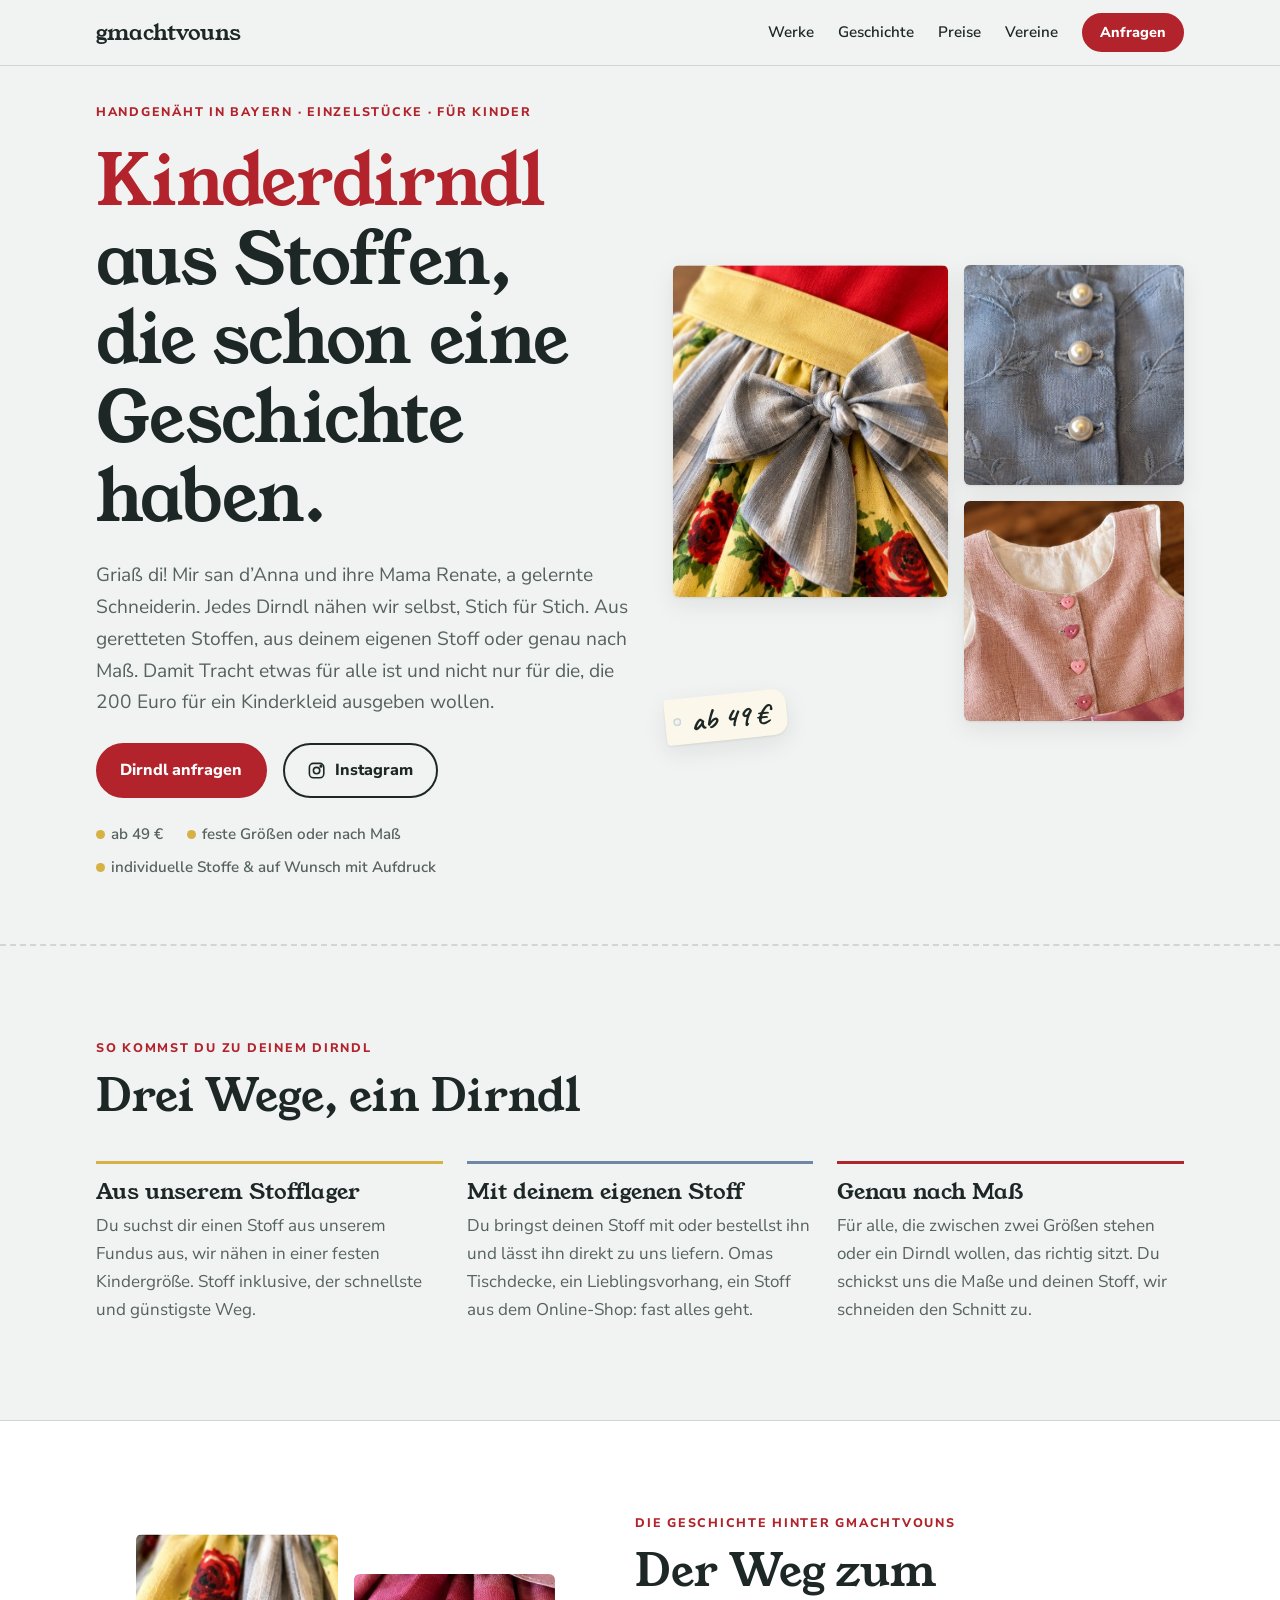
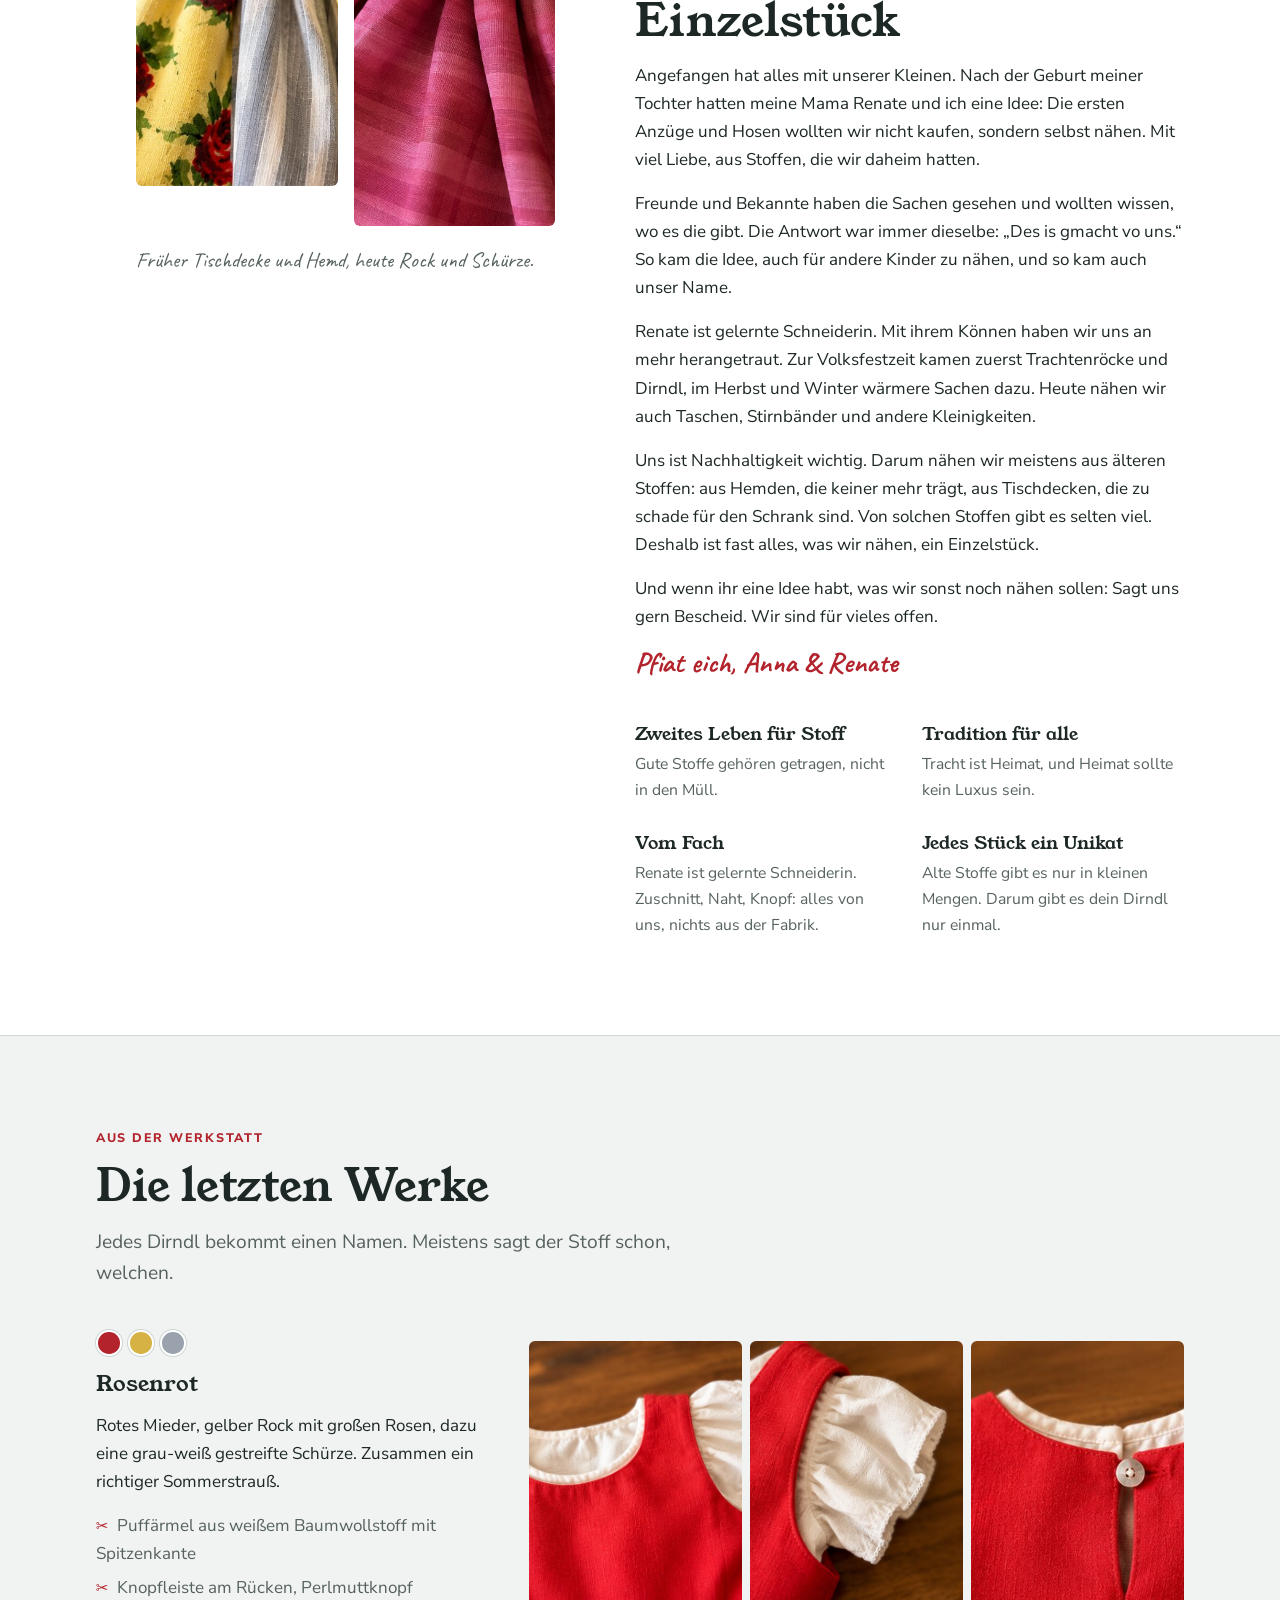
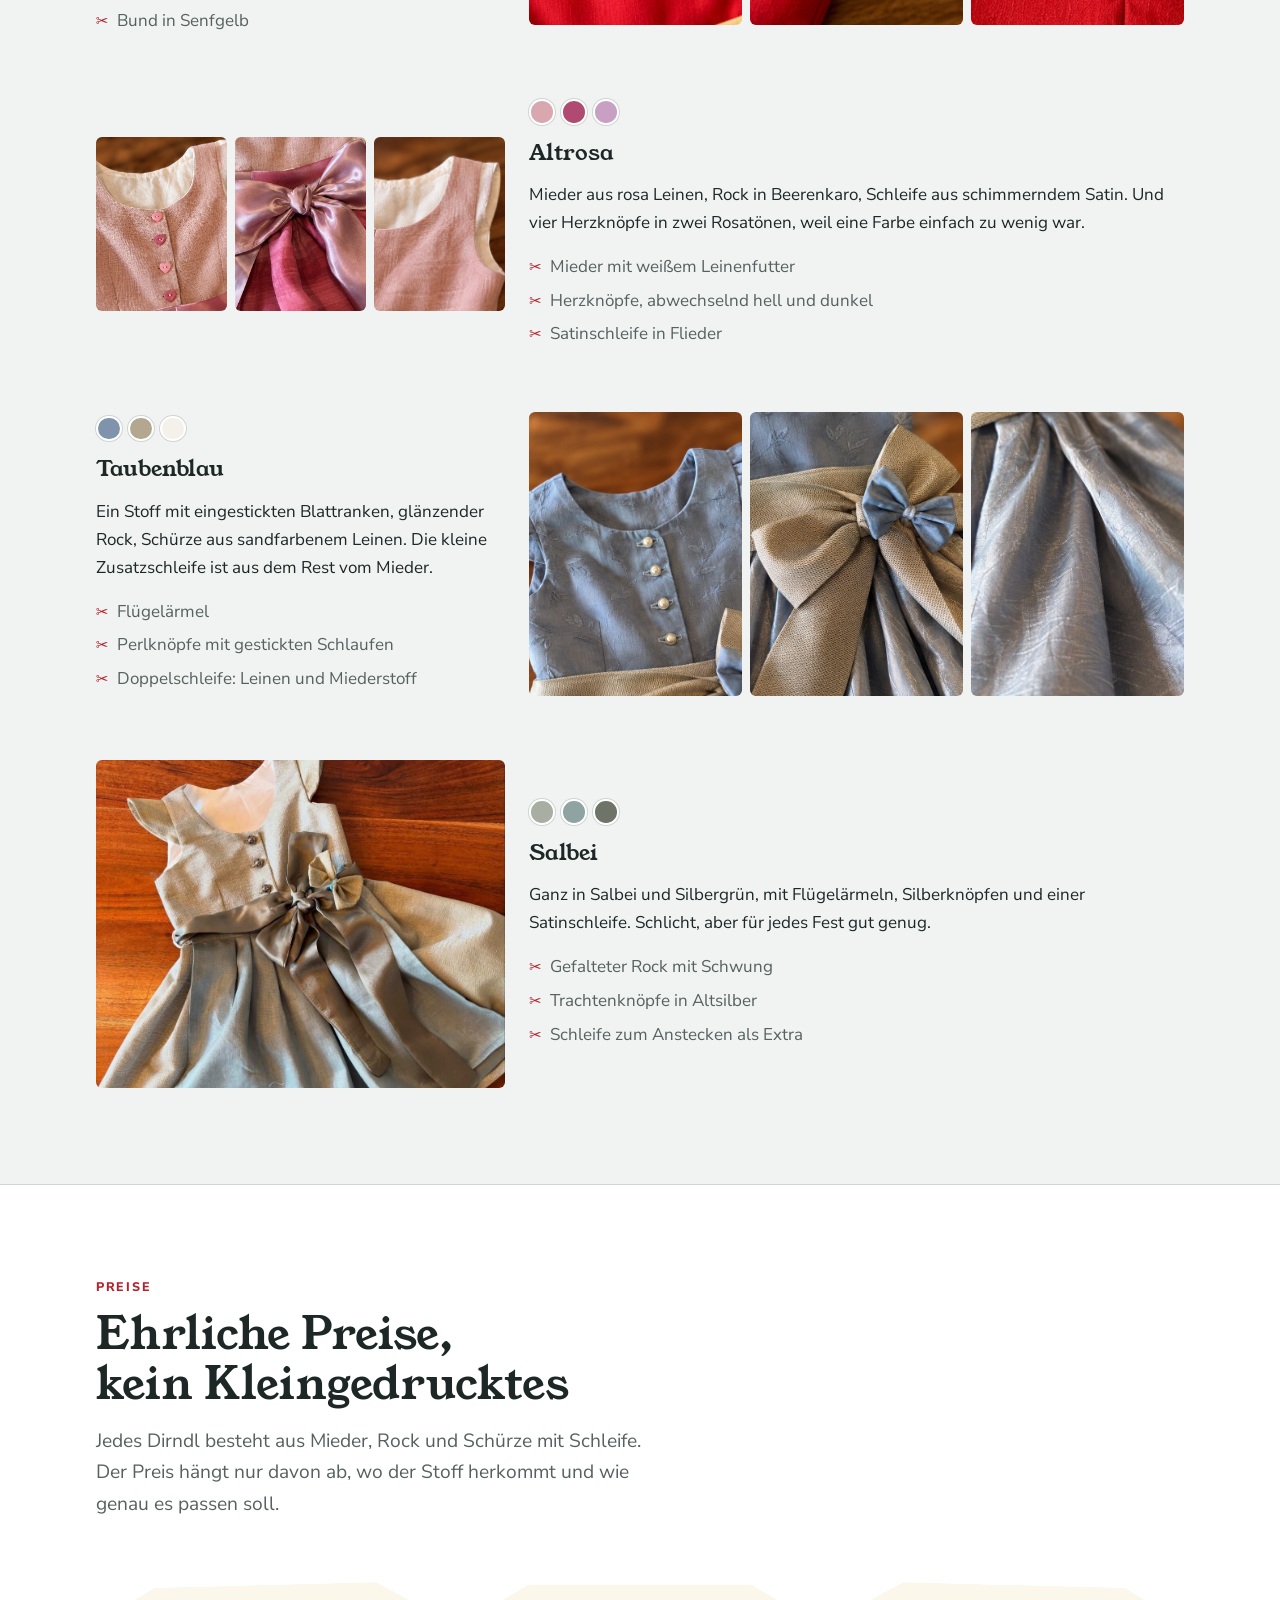
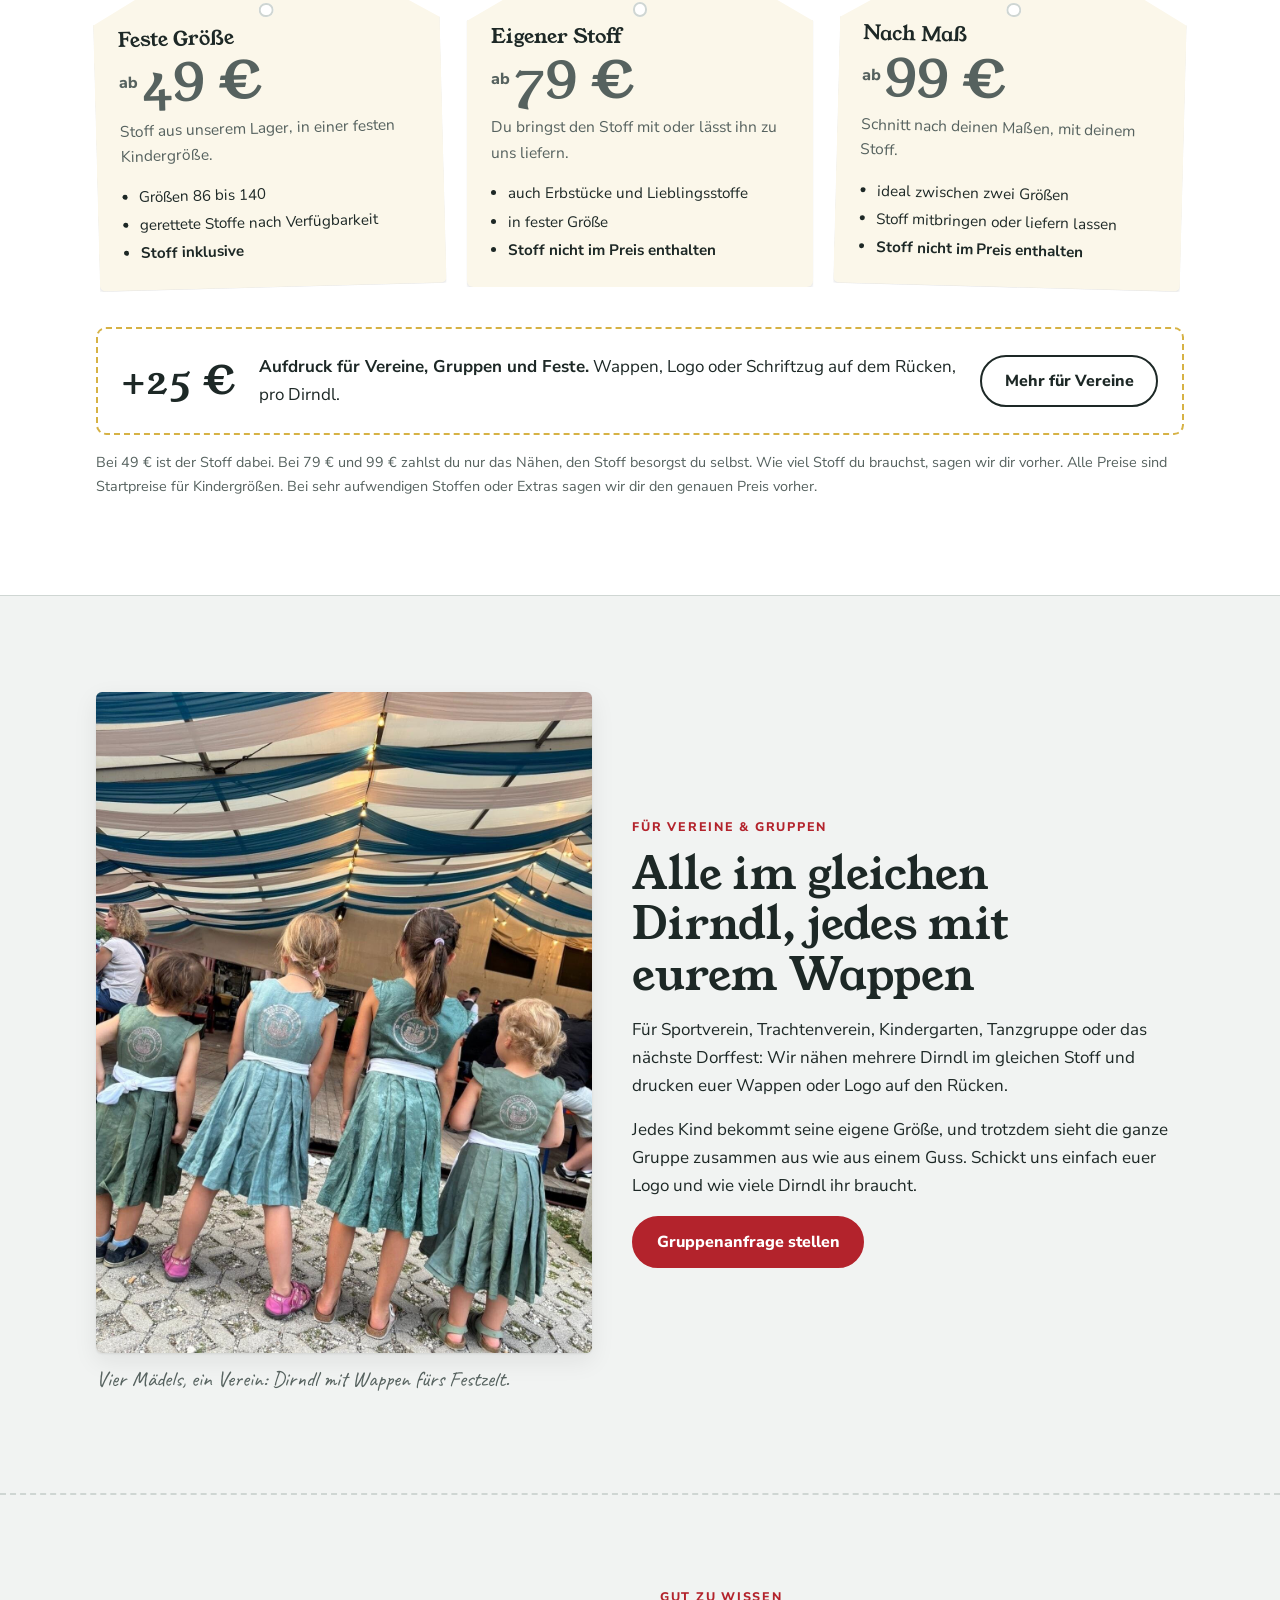
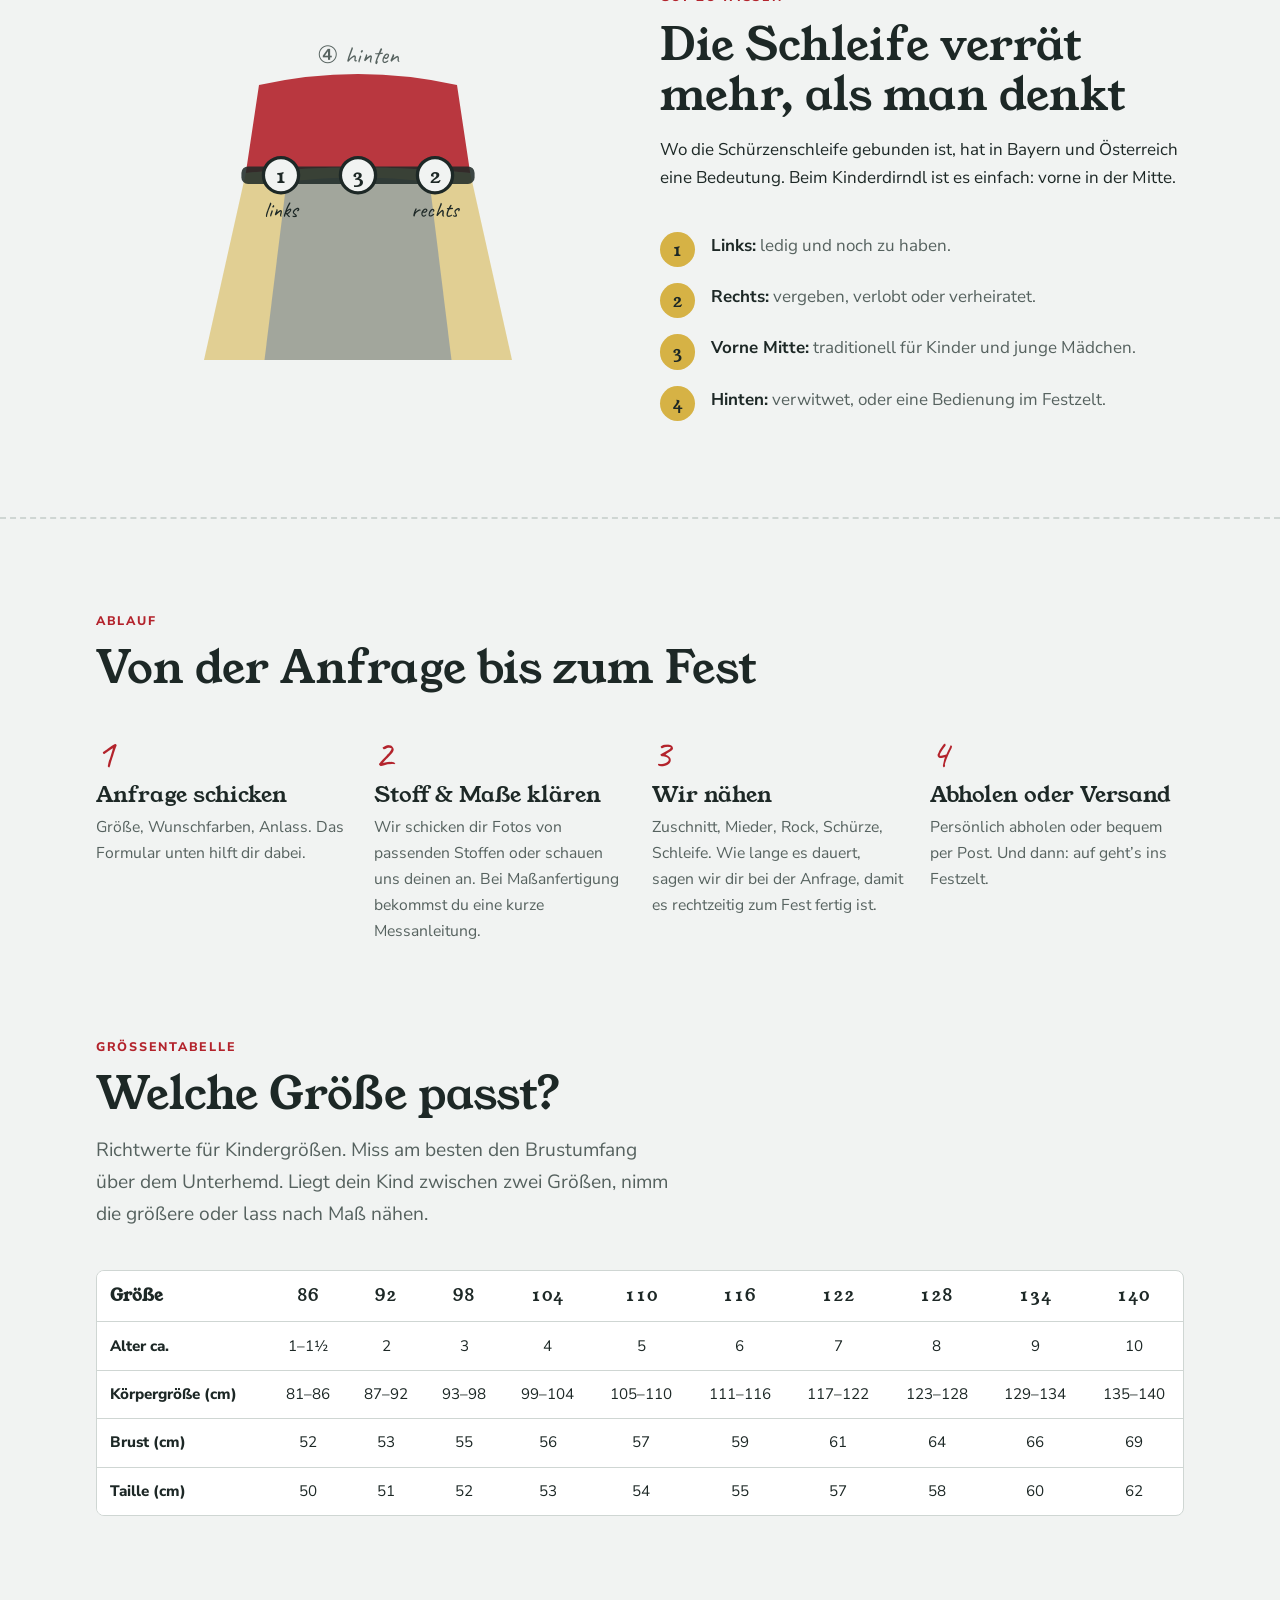
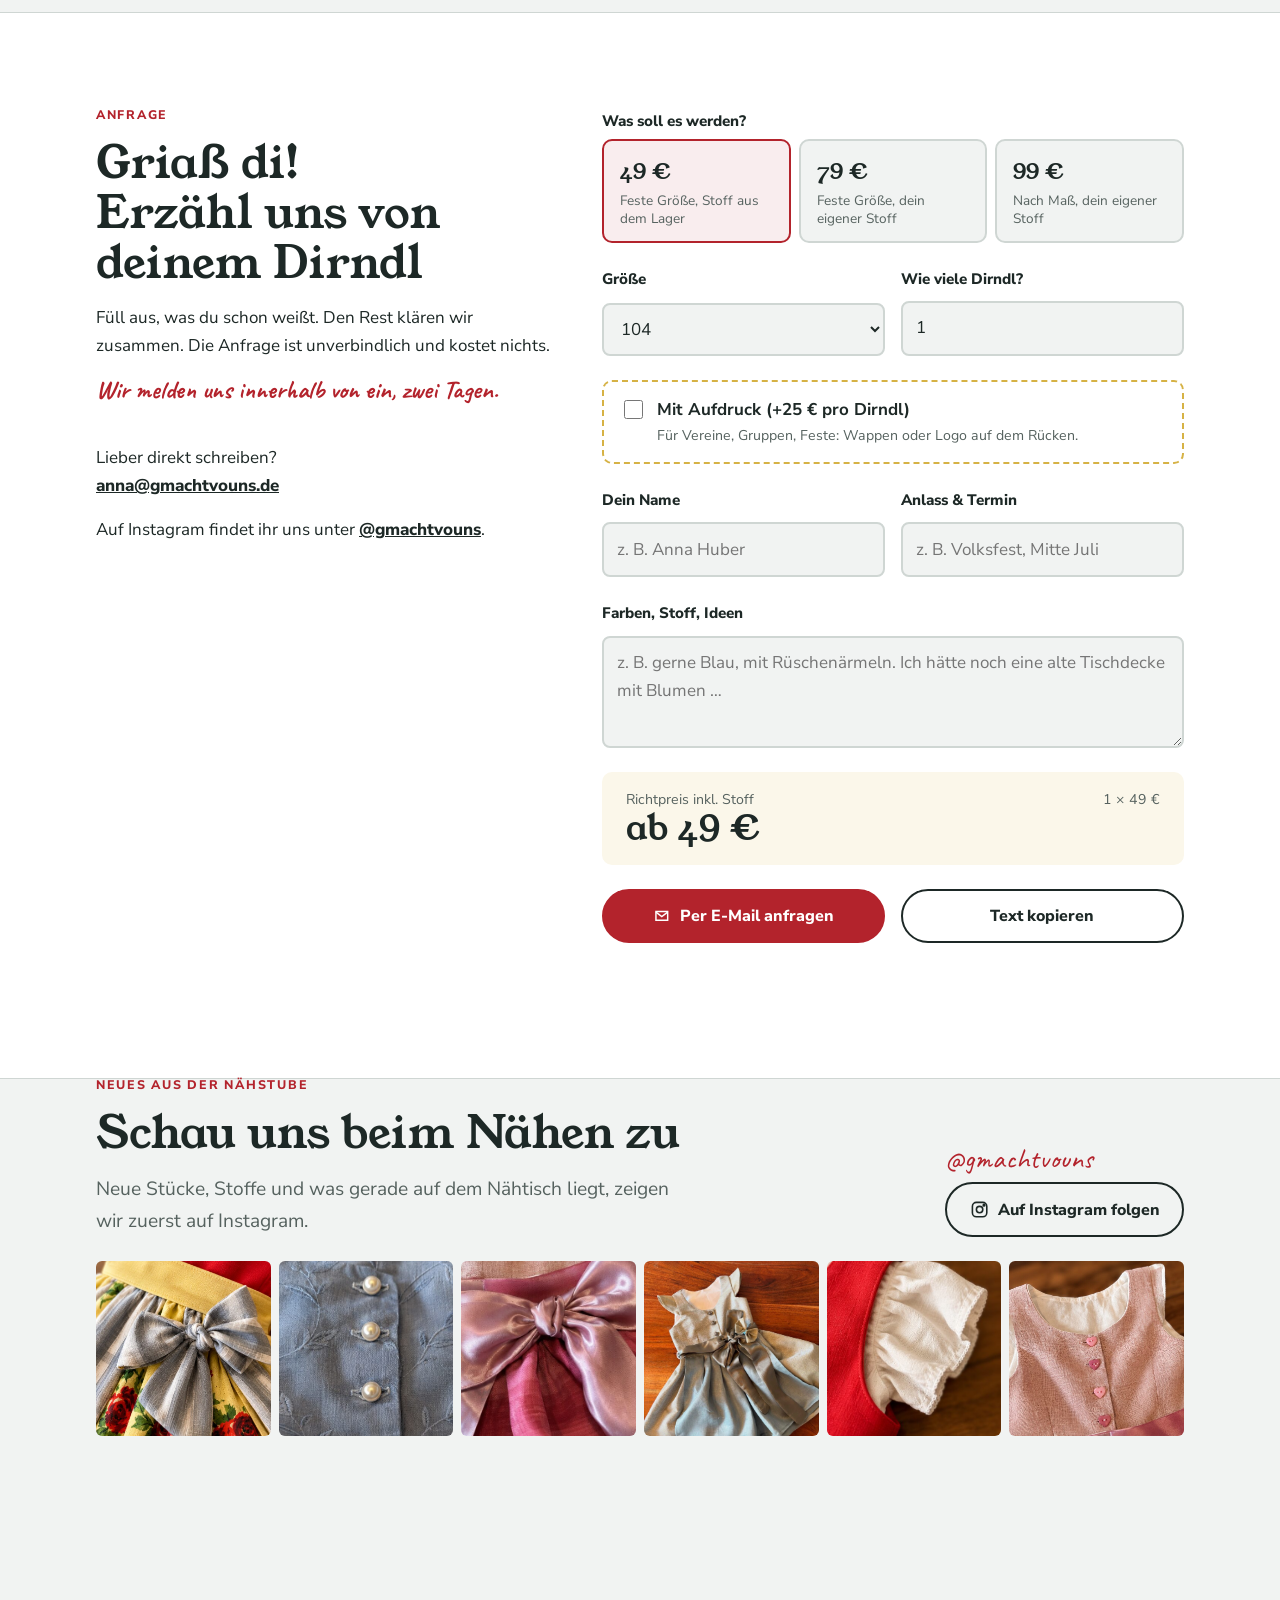
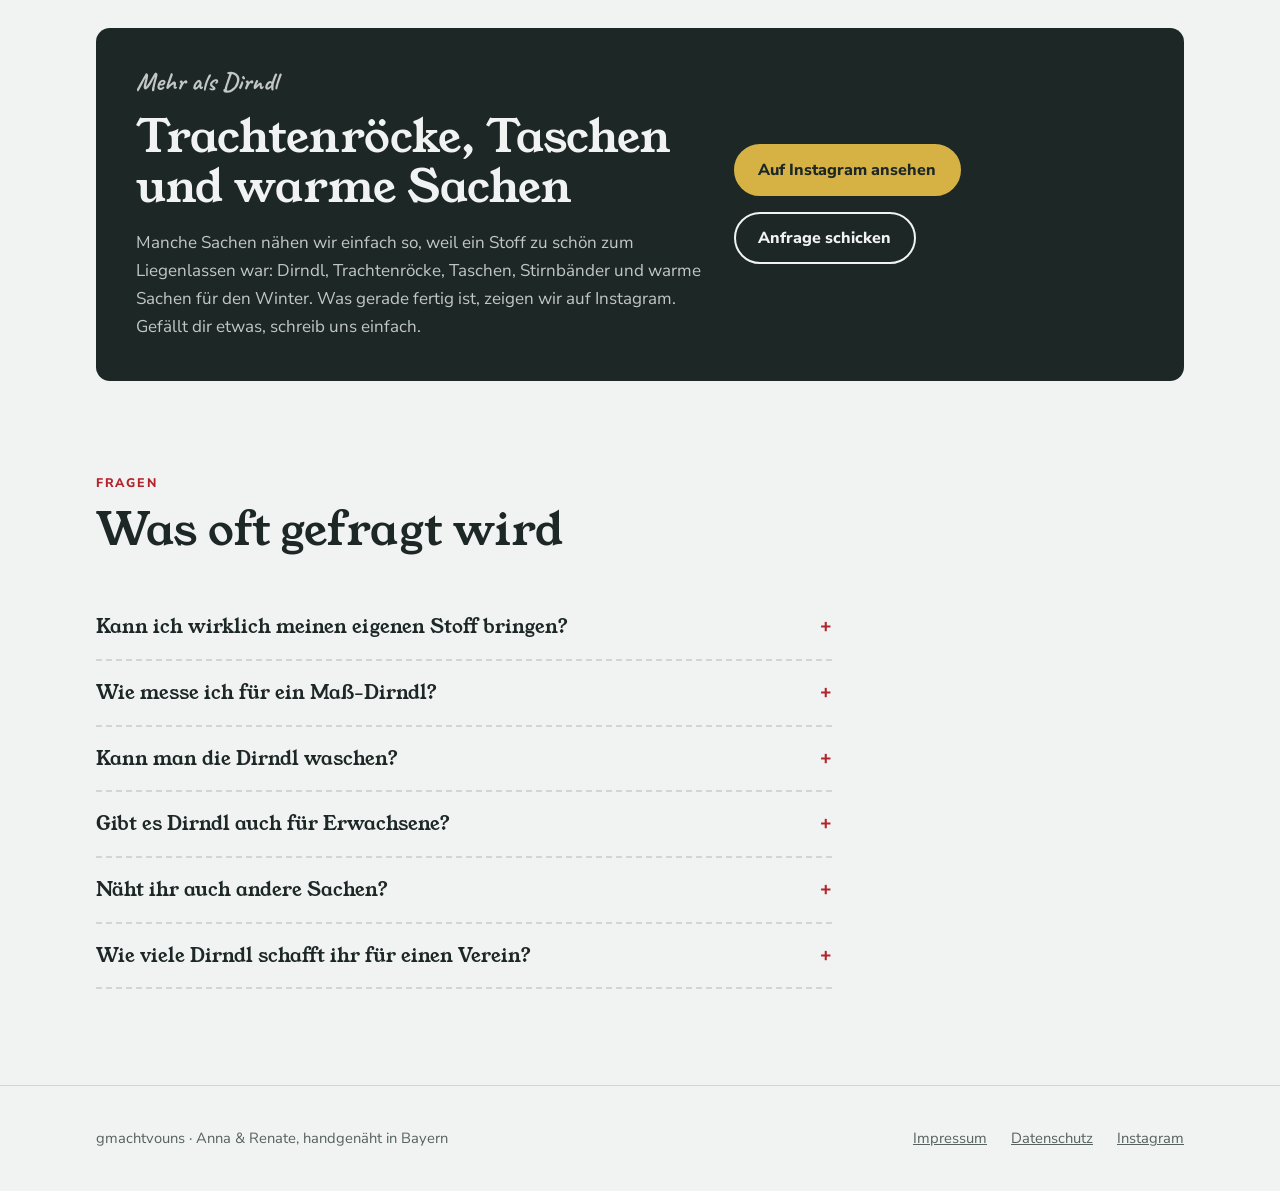
<file: dirndl/index.html>
<!doctype html>
<html lang="de">
<head>
<meta charset="utf-8">
<meta name="viewport" content="width=device-width, initial-scale=1, viewport-fit=cover">
<title>gmachtvouns</title>
<meta name="claude:viewport-fit-sides" content="cover">
<meta name="description" content="gmachtvouns: handgenähte Dirndl für Kinder: aus geretteten Stoffen, aus deinem eigenen Stoff oder nach Maß. Ab 49 €. Individuelle Stoffe und auf Wunsch mit Aufdruck.">
<link rel="preconnect" href="https://fonts.googleapis.com">
<link rel="preconnect" href="https://fonts.gstatic.com" crossorigin>
<link rel="stylesheet" href="https://fonts.googleapis.com/css2?family=Young+Serif&family=Nunito+Sans:opsz,wght@6..12,400;6..12,600;6..12,800&family=Caveat:wght@500;700&display=swap">
<style>
/* Layout: ein Schnittmuster-Bogen. Steppnähte trennen die Abschnitte, Preise hängen als Etiketten, Fotos liegen wie auf dem Werktisch. */
:root {
  --bg: #f1f3f2;          /* Leinen, leicht kühl */
  --surface: #ffffff;
  --ink: #1d2826;         /* Tannengrün, fast schwarz */
  --muted: #56625f;
  --line: #cfd6d3;
  --rot: #b3232c;         /* Trachtenrot */
  --rot-ink: #ffffff;
  --senf: #d6b245;        /* Schürzengelb */
  --taube: #6f86a5;       /* Taubenblau */
  --rosa: #c27b92;
  --salbei: #7d9a8c;
  --tag: #fbf7ea;         /* Etikettenkarton */
  --shadow: 0 1px 2px rgb(20 30 28 / .08), 0 8px 24px rgb(20 30 28 / .08);

  --f-display: "Young Serif", Georgia, "Times New Roman", serif;
  --f-body: "Nunito Sans", system-ui, -apple-system, "Segoe UI", sans-serif;
  --f-hand: "Caveat", "Comic Sans MS", cursive;

  --s1: .25rem; --s2: .5rem; --s3: 1rem; --s4: 1.5rem; --s5: 2.5rem; --s6: 4rem; --s7: 6rem;
  --wrap: 72rem;
  color-scheme: light;
}
@media (prefers-color-scheme: dark) {
  :root:not([data-theme="light"]) {
    --bg: #141a19; --surface: #1d2523; --ink: #ebeae4; --muted: #a7b0ac; --line: #34403d;
    --rot: #e05a60; --rot-ink: #1a0a0b; --senf: #e1c25f; --taube: #9fb3cf; --rosa: #dc9db1; --salbei: #a2bdb0;
    --tag: #2a2a22; --shadow: 0 1px 2px rgb(0 0 0 / .4), 0 8px 24px rgb(0 0 0 / .35);
    color-scheme: dark;
  }
}
:root[data-theme="dark"] {
  --bg: #141a19; --surface: #1d2523; --ink: #ebeae4; --muted: #a7b0ac; --line: #34403d;
  --rot: #e05a60; --rot-ink: #1a0a0b; --senf: #e1c25f; --taube: #9fb3cf; --rosa: #dc9db1; --salbei: #a2bdb0;
  --tag: #2a2a22; --shadow: 0 1px 2px rgb(0 0 0 / .4), 0 8px 24px rgb(0 0 0 / .35);
  color-scheme: dark;
}

*, *::before, *::after { box-sizing: border-box; }
html { scroll-behavior: smooth; }
@media (prefers-reduced-motion: reduce) { html { scroll-behavior: auto; } *, *::before, *::after { animation: none !important; transition: none !important; } }
body {
  margin: 0; background: var(--bg); color: var(--ink);
  font: 400 1.0625rem/1.65 var(--f-body);
  -webkit-font-smoothing: antialiased;
}
img { max-width: 100%; display: block; }
a { color: inherit; }
:focus-visible { outline: 3px solid var(--taube); outline-offset: 3px; border-radius: 4px; }

.wrap {
  max-width: var(--wrap); margin-inline: auto;
  padding-left: max(16px, env(safe-area-inset-left, 0px));
  padding-right: max(16px, env(safe-area-inset-right, 0px));
}
@media (min-width: 700px) { .wrap { padding-left: max(32px, env(safe-area-inset-left, 0px)); padding-right: max(32px, env(safe-area-inset-right, 0px)); } }

h1, h2, h3 { font-family: var(--f-display); font-weight: 400; line-height: 1.12; text-wrap: balance; margin: 0; }
h1 { font-size: clamp(2.4rem, 6vw, 4.4rem); letter-spacing: -.01em; }
h2 { font-size: clamp(1.9rem, 4vw, 2.8rem); }
h3 { font-size: 1.35rem; }
p { margin: 0; }
.lead { font-size: 1.2rem; color: var(--muted); max-width: 36rem; }
.eyebrow { font: 800 .78rem/1 var(--f-body); letter-spacing: .14em; text-transform: uppercase; color: var(--rot); }
.hand { font-family: var(--f-hand); font-weight: 700; color: var(--rot); line-height: 1.1; }
.prose { max-width: 38rem; display: grid; gap: var(--s3); }

/* Steppnaht */
.naht { border: 0; height: 0; border-top: 2px dashed var(--line); margin: 0; }
section { padding-block: var(--s6); }
@media (min-width: 900px) { section { padding-block: var(--s7); } }
.sec-head { display: grid; gap: var(--s3); margin-bottom: var(--s5); max-width: 42rem; }

/* Buttons */
.btn {
  display: inline-flex; align-items: center; gap: .55em; justify-content: center;
  font: 800 1rem/1 var(--f-body); text-decoration: none; cursor: pointer;
  padding: 1rem 1.4rem; border-radius: 999px; border: 2px solid var(--ink);
  background: transparent; color: var(--ink); transition: transform .15s ease, background .15s ease;
}
.btn:hover { transform: translateY(-2px); }
.btn-rot { background: var(--rot); border-color: var(--rot); color: var(--rot-ink); }
.btn svg { width: 1.1em; height: 1.1em; flex: none; }
.btn-row { display: flex; flex-wrap: wrap; gap: var(--s3); }

/* Header */
.top {
  position: sticky; top: env(safe-area-inset-top, 0px); z-index: 20;
  background: color-mix(in srgb, var(--bg) 88%, transparent);
  backdrop-filter: blur(8px); -webkit-backdrop-filter: blur(8px);
  border-bottom: 1px solid var(--line);
}
.top .wrap { display: flex; align-items: center; justify-content: space-between; gap: var(--s3); padding-block: .8rem; }
.logo { font-family: var(--f-display); font-size: 1.35rem; text-decoration: none; display: flex; align-items: baseline; gap: .35rem; white-space: nowrap; }
.logo span { font-family: var(--f-hand); color: var(--rot); font-size: 1.5rem; }
.nav { display: flex; gap: var(--s4); align-items: center; font-weight: 600; font-size: .95rem; }
.nav a { text-decoration: none; }
.nav a:hover { color: var(--rot); }
.nav .btn { padding: .65rem 1rem; font-size: .9rem; }
@media (max-width: 820px) { .nav a:not(.btn) { display: none; } }

/* Hero */
.hero { padding-block: var(--s5) var(--s6); }
.hero .wrap { display: grid; gap: var(--s5); align-items: center; }
@media (min-width: 900px) { .hero .wrap { grid-template-columns: 1.05fr 1fr; } }
.hero-text { display: grid; gap: var(--s4); min-width: 0; }
.hero h1 em { font-style: normal; color: var(--rot); }
.hero-facts { display: flex; flex-wrap: wrap; gap: var(--s2) var(--s4); font-weight: 600; color: var(--muted); font-size: .95rem; }
.hero-facts li { display: flex; gap: .4rem; align-items: center; }
.hero-facts li::before { content: ""; width: .55rem; height: .55rem; border-radius: 50%; background: var(--senf); }
.hero-facts { list-style: none; padding: 0; margin: 0; }

.table {
  position: relative; display: grid; grid-template-columns: 1.25fr 1fr; grid-template-rows: auto auto; gap: var(--s3);
}
.table figure { margin: 0; border-radius: 6px; overflow: hidden; box-shadow: var(--shadow); background: var(--surface); }
.table img { width: 100%; height: 100%; object-fit: cover; }
.table .big { grid-row: span 2; aspect-ratio: 643 / 777; }
.table .sm { aspect-ratio: 1 / 1; }
.table .sm:first-of-type { transform: rotate(1.5deg); }
.price-pin {
  position: absolute; left: -.5rem; bottom: -1.2rem; transform: rotate(-6deg);
  background: var(--tag); color: var(--ink); padding: .6rem 1.1rem .5rem 1.6rem; border-radius: 4px 14px 14px 4px;
  box-shadow: var(--shadow); font-family: var(--f-hand); font-size: 1.8rem; font-weight: 700; line-height: 1;
}
.price-pin::before { content: ""; position: absolute; left: .5rem; top: 50%; width: .5rem; height: .5rem; margin-top: -.25rem; border-radius: 50%; background: var(--bg); box-shadow: inset 0 0 0 1.5px var(--line); }

/* Drei Wege */
.wege { display: grid; gap: var(--s4); }
@media (min-width: 800px) { .wege { grid-template-columns: repeat(3, 1fr); } }
.weg { display: grid; gap: var(--s2); align-content: start; padding-top: var(--s3); border-top: 3px solid var(--weg, var(--rot)); }
.weg p { color: var(--muted); }

/* Geschichte */
.story { background: var(--surface); border-block: 1px solid var(--line); }
.story .wrap { display: grid; gap: var(--s5); }
@media (min-width: 900px) { .story .wrap { grid-template-columns: 1fr 1.1fr; align-items: start; } }
.story-img { display: grid; grid-template-columns: 1fr 1fr; gap: var(--s3); }
.story-img img { border-radius: 6px; aspect-ratio: 4 / 5; object-fit: cover; width: 100%; }
.story-img img:nth-child(2) { margin-top: var(--s5); }
.story-img figcaption { grid-column: 1 / -1; font-family: var(--f-hand); font-size: 1.35rem; color: var(--muted); }
.story-img figure { margin: 0; display: contents; }
.werte { list-style: none; margin: var(--s4) 0 0; padding: 0; display: grid; gap: var(--s4); }
@media (min-width: 600px) { .werte { grid-template-columns: 1fr 1fr; } }
.werte li { display: grid; gap: .2rem; }
.werte strong { font-family: var(--f-display); font-weight: 400; font-size: 1.15rem; }
.werte span { color: var(--muted); font-size: .98rem; }

/* Werke */
.werke { display: grid; gap: var(--s6); }
.werk { display: grid; gap: var(--s4); }
@media (min-width: 900px) {
  .werk { grid-template-columns: 1fr 1.6fr; align-items: center; }
  .werk:nth-child(even) .werk-text { order: 2; }
}
.werk-text { display: grid; gap: var(--s3); min-width: 0; }
.werk-text .swatches { display: flex; gap: .4rem; }
.werk-text .swatches i { width: 1.6rem; height: 1.6rem; border-radius: 50%; border: 2px solid var(--surface); box-shadow: 0 0 0 1px var(--line); }
.details { list-style: none; padding: 0; margin: 0; display: grid; gap: .35rem; color: var(--muted); }
.details li::before { content: "✂"; color: var(--rot); margin-right: .5rem; font-size: .9em; }
.strip { display: grid; grid-template-columns: repeat(3, 1fr); gap: var(--s2); min-width: 0; }
.strip img { width: 100%; aspect-ratio: 3 / 4; object-fit: cover; border-radius: 6px; }
.strip.two { grid-template-columns: 1fr 1fr; }
.strip.one { grid-template-columns: 1fr; }
.strip.one img { aspect-ratio: 5 / 4; }
@media (max-width: 520px) { .strip:not(.one) { grid-template-columns: 1fr 1fr; } .strip:not(.one):not(.two) img:last-child { display: none; } }

/* Preise */
.preise-bg { background: var(--surface); border-block: 1px solid var(--line); }
.tags { display: grid; gap: var(--s5) var(--s4); padding-top: var(--s4); }
@media (min-width: 700px) { .tags { grid-template-columns: repeat(3, 1fr); } }
.tag {
  position: relative; background: var(--tag); border-radius: 10px 10px 6px 6px; padding: var(--s5) var(--s4) var(--s4);
  box-shadow: var(--shadow); display: grid; gap: var(--s2); align-content: start;
  clip-path: polygon(18% 0, 82% 0, 100% 12%, 100% 100%, 0 100%, 0 12%);
}
.tag::before { content: ""; position: absolute; top: 1.1rem; left: 50%; width: .9rem; height: .9rem; margin-left: -.45rem; border-radius: 50%; background: var(--surface); box-shadow: inset 0 0 0 2px var(--line); }
.tag:nth-child(1) { transform: rotate(-1.5deg); }
.tag:nth-child(3) { transform: rotate(1.5deg); }
.tag .preis { font-family: var(--f-display); font-size: 3.2rem; line-height: 1; font-variant-numeric: tabular-nums; }
.tag .preis small { font-family: var(--f-body); font-size: 1rem; font-weight: 800; color: var(--muted); margin-right: .25rem; vertical-align: .9em; }
.tag h3 { font-size: 1.25rem; }
.tag p { color: var(--muted); font-size: .97rem; }
.tag ul { margin: var(--s2) 0 0; padding-left: 1.1rem; font-size: .95rem; display: grid; gap: .2rem; }
.extra {
  margin-top: var(--s5); display: flex; flex-wrap: wrap; gap: var(--s3) var(--s4); align-items: center;
  border: 2px dashed var(--senf); border-radius: 10px; padding: var(--s4);
}
.extra .plus { font-family: var(--f-display); font-size: 2.4rem; line-height: 1; color: var(--ink); font-variant-numeric: tabular-nums; }
.extra p { flex: 1 1 18rem; min-width: 0; }
.fine { font-size: .9rem; color: var(--muted); margin-top: var(--s3); }

/* Vereine */
.verein .wrap { display: grid; gap: var(--s5); align-items: center; }
@media (min-width: 900px) { .verein .wrap { grid-template-columns: .9fr 1fr; } }
.verein img { border-radius: 6px; box-shadow: var(--shadow); aspect-ratio: 3 / 4; object-fit: cover; width: 100%; }
.verein figure { margin: 0; display: grid; gap: var(--s2); }
.verein figcaption { font-family: var(--f-hand); font-size: 1.35rem; color: var(--muted); }

/* Schleife */
.schleife .wrap { display: grid; gap: var(--s5); }
@media (min-width: 900px) { .schleife .wrap { grid-template-columns: 1fr 1fr; align-items: center; } }
.schleife svg { width: 100%; max-width: 22rem; height: auto; margin-inline: auto; display: block; }
.schleife-list { list-style: none; padding: 0; margin: var(--s4) 0 0; display: grid; gap: var(--s3); }
.schleife-list li { display: grid; grid-template-columns: 2.2rem 1fr; gap: var(--s3); align-items: start; }
.schleife-list b { display: grid; place-items: center; width: 2.2rem; height: 2.2rem; border-radius: 50%; background: var(--senf); color: #1d2826; font-family: var(--f-display); font-weight: 400; }
.schleife-list span { color: var(--muted); }
.schleife-list strong { color: var(--ink); }

/* Ablauf */
.ablauf { list-style: none; padding: 0; margin: 0; display: grid; gap: var(--s4); counter-reset: s; }
@media (min-width: 800px) { .ablauf { grid-template-columns: repeat(4, 1fr); } }
.ablauf li { counter-increment: s; display: grid; gap: var(--s2); align-content: start; }
.ablauf li::before { content: counter(s); font-family: var(--f-hand); font-size: 2.6rem; color: var(--rot); line-height: 1; }
.ablauf p { color: var(--muted); font-size: .98rem; }

/* Größen */
.groessen { overflow-x: auto; border: 1px solid var(--line); border-radius: 8px; background: var(--surface); }
.groessen table { border-collapse: collapse; width: 100%; min-width: 40rem; font-variant-numeric: tabular-nums; font-size: .95rem; }
.groessen th, .groessen td { padding: .7rem .8rem; text-align: center; border-bottom: 1px solid var(--line); }
.groessen th:first-child, .groessen td:first-child { text-align: left; font-weight: 800; position: sticky; left: 0; background: var(--surface); }
.groessen thead th { font-family: var(--f-display); font-weight: 400; font-size: 1.05rem; }
.groessen tr:last-child td { border-bottom: 0; }

/* Anfrage */
.anfrage { background: var(--surface); border-block: 1px solid var(--line); }
.anfrage .wrap { display: grid; gap: var(--s5); }
@media (min-width: 960px) { .anfrage .wrap { grid-template-columns: 1fr 1.25fr; align-items: start; } }
form { display: grid; gap: var(--s4); min-width: 0; }
fieldset { border: 0; padding: 0; margin: 0; display: grid; gap: var(--s2); min-width: 0; }
legend, label.l { font-weight: 800; font-size: .95rem; margin-bottom: .3rem; padding: 0; }
.opts { display: grid; gap: var(--s2); }
@media (min-width: 560px) { .opts { grid-template-columns: repeat(3, 1fr); } }
.opt { position: relative; }
.opt input { position: absolute; opacity: 0; inset: 0; margin: 0; cursor: pointer; }
.opt span {
  display: grid; gap: .1rem; height: 100%; padding: .8rem 1rem; border: 2px solid var(--line); border-radius: 10px;
  background: var(--bg); transition: border-color .15s, background .15s;
}
.opt span b { font-family: var(--f-display); font-weight: 400; font-size: 1.4rem; }
.opt span small { color: var(--muted); font-size: .85rem; line-height: 1.3; }
.opt input:checked + span { border-color: var(--rot); background: color-mix(in srgb, var(--rot) 8%, var(--surface)); }
.opt input:focus-visible + span { outline: 3px solid var(--taube); outline-offset: 2px; }
.row2 { display: grid; gap: var(--s3); }
@media (min-width: 560px) { .row2 { grid-template-columns: 1fr 1fr; } }
.field { display: grid; gap: .3rem; min-width: 0; }
input[type="text"], input[type="email"], input[type="number"], input[type="tel"], select, textarea {
  font: inherit; color: var(--ink); background: var(--bg); width: 100%;
  border: 2px solid var(--line); border-radius: 8px; padding: .7rem .85rem;
}
input:focus, select:focus, textarea:focus { border-color: var(--taube); outline: none; }
textarea { min-height: 7rem; resize: vertical; }
.check { display: flex; gap: .7rem; align-items: flex-start; padding: .9rem 1rem; border: 2px dashed var(--senf); border-radius: 10px; cursor: pointer; }
.check input { width: 1.2rem; height: 1.2rem; margin-top: .25rem; accent-color: var(--rot); flex: none; }
.check small { display: block; color: var(--muted); }
.summe {
  display: flex; flex-wrap: wrap; align-items: baseline; justify-content: space-between; gap: var(--s2);
  padding: var(--s3) var(--s4); background: var(--tag); border-radius: 10px;
}
.summe .betrag { font-family: var(--f-display); font-size: 2.2rem; line-height: 1; font-variant-numeric: tabular-nums; }
.summe small { color: var(--muted); display: block; }
.send { display: grid; gap: var(--s3); }
.send .btn-row .btn { flex: 1 1 12rem; }
.status { font-weight: 600; color: var(--salbei); min-height: 1.4em; }
.kontakt-alt { display: grid; gap: var(--s3); margin-top: var(--s4); }
.kontakt-alt a { font-weight: 800; }

/* Mehr als Dirndl */
.vinted .box {
  display: grid; gap: var(--s4); padding: var(--s5); border-radius: 14px;
  background: var(--ink); color: var(--bg);
}
@media (min-width: 800px) { .vinted .box { grid-template-columns: 1.4fr 1fr; align-items: center; } }
.vinted .box p { color: color-mix(in srgb, var(--bg) 78%, var(--ink)); }
.vinted .btn { border-color: var(--bg); color: var(--bg); }
.vinted .btn-rot { background: var(--senf); border-color: var(--senf); color: #1d2826; }
.vinted .hand { color: var(--senf); font-size: 1.6rem; }

/* FAQ */
.faq { display: grid; gap: 0; max-width: 46rem; }
.faq details { border-bottom: 2px dashed var(--line); padding-block: var(--s3); }
.faq summary { cursor: pointer; font-family: var(--f-display); font-size: 1.2rem; list-style: none; display: flex; justify-content: space-between; gap: var(--s3); }
.faq summary::-webkit-details-marker { display: none; }
.faq summary::after { content: "+"; color: var(--rot); font-family: var(--f-body); font-weight: 800; }
.faq details[open] summary::after { content: "–"; }
.faq details p { color: var(--muted); margin-top: var(--s2); max-width: 40rem; }

/* Instagram */
.insta-head { display: flex; flex-wrap: wrap; justify-content: space-between; align-items: end; gap: var(--s3); margin-bottom: var(--s4); }
.insta-grid { display: grid; grid-template-columns: repeat(3, 1fr); gap: var(--s2); }
@media (min-width: 800px) { .insta-grid { grid-template-columns: repeat(6, 1fr); } }
.insta-grid a { position: relative; display: block; border-radius: 6px; overflow: hidden; }
.insta-grid img { width: 100%; aspect-ratio: 1 / 1; object-fit: cover; transition: transform .3s ease; }
.insta-grid a:hover img { transform: scale(1.05); }
.insta-handle { font-family: var(--f-hand); font-size: 1.8rem; color: var(--rot); line-height: 1; }
.btn svg.ig { width: 1.2em; height: 1.2em; }

/* Footer */
footer { padding-block: var(--s5); border-top: 1px solid var(--line); font-size: .92rem; color: var(--muted); }
footer .wrap { display: flex; flex-wrap: wrap; justify-content: space-between; gap: var(--s3); }
footer nav { display: flex; gap: var(--s4); flex-wrap: wrap; }
</style>
</head>
<body>

<header class="top">
  <div class="wrap">
    <a class="logo" href="#start">gmachtvouns</a>
    <nav class="nav" aria-label="Hauptnavigation">
      <a href="#werke">Werke</a>
      <a href="#geschichte">Geschichte</a>
      <a href="#preise">Preise</a>
      <a href="#vereine">Vereine</a>
      <a class="btn btn-rot" href="#anfrage">Anfragen</a>
    </nav>
  </div>
</header>

<main id="start">

<section class="hero">
  <div class="wrap">
    <div class="hero-text">
      <p class="eyebrow">Handgenäht in Bayern · Einzelstücke · für Kinder</p>
      <h1><em>Kinderdirndl</em> aus Stoffen, die schon eine Geschichte haben.</h1>
      <p class="lead">Griaß di! Mir san d’Anna und ihre Mama Renate, a gelernte Schneiderin. Jedes Dirndl nähen wir selbst, Stich für Stich. Aus geretteten Stoffen, aus deinem eigenen Stoff oder genau nach Maß. Damit Tracht etwas für alle ist und nicht nur für die, die 200 Euro für ein Kinderkleid ausgeben wollen.</p>
      <div class="btn-row">
        <a class="btn btn-rot" href="#anfrage">Dirndl anfragen</a>
        <a class="btn" href="https://www.instagram.com/gmachtvouns/" target="_blank" rel="noopener"><svg class="ig" viewBox="0 0 24 24" fill="none" stroke="currentColor" stroke-width="2" aria-hidden="true"><rect x="3" y="3" width="18" height="18" rx="5"/><circle cx="12" cy="12" r="4"/><circle cx="17.5" cy="6.5" r="1" fill="currentColor"/></svg>Instagram</a>
      </div>
      <ul class="hero-facts">
        <li>ab 49 €</li>
        <li>feste Größen oder nach Maß</li>
        <li>individuelle Stoffe &amp; auf Wunsch mit Aufdruck</li>
      </ul>
    </div>
    <div class="table">
      <figure class="big"><img src="img/rot-schleife.jpg" alt="Rotes Dirndl mit gelber Schürze voller Rosen und grau-weiß gestreifter Schleife" width="643" height="777"></figure>
      <figure class="sm"><img src="img/blau-perlen.jpg" alt="Taubenblaues Mieder mit gestickten Ranken und Perlknöpfen" width="455" height="692" loading="lazy"></figure>
      <figure class="sm"><img src="img/rosa-knoepfe.jpg" alt="Altrosa Mieder mit Herzknöpfen" width="690" height="693" loading="lazy"></figure>
      <div class="price-pin" aria-hidden="true">ab 49 €</div>
    </div>
  </div>
</section>

<hr class="naht">

<section id="wege">
  <div class="wrap">
    <div class="sec-head">
      <p class="eyebrow">So kommst du zu deinem Dirndl</p>
      <h2>Drei Wege, ein Dirndl</h2>
    </div>
    <div class="wege">
      <div class="weg" style="--weg: var(--senf)">
        <h3>Aus unserem Stofflager</h3>
        <p>Du suchst dir einen Stoff aus unserem Fundus aus, wir nähen in einer festen Kindergröße. Stoff inklusive, der schnellste und günstigste Weg.</p>
      </div>
      <div class="weg" style="--weg: var(--taube)">
        <h3>Mit deinem eigenen Stoff</h3>
        <p>Du bringst deinen Stoff mit oder bestellst ihn und lässt ihn direkt zu uns liefern. Omas Tischdecke, ein Lieblingsvorhang, ein Stoff aus dem Online-Shop: fast alles geht.</p>
      </div>
      <div class="weg" style="--weg: var(--rot)">
        <h3>Genau nach Maß</h3>
        <p>Für alle, die zwischen zwei Größen stehen oder ein Dirndl wollen, das richtig sitzt. Du schickst uns die Maße und deinen Stoff, wir schneiden den Schnitt zu.</p>
      </div>
    </div>
  </div>
</section>

<section class="story" id="geschichte">
  <div class="wrap">
    <figure class="story-img">
      <img src="img/rot-rock.jpg" alt="Gelber Rosenstoff und grau gestreifter Schürzenstoff, in Falten gelegt" loading="lazy">
      <img src="img/rosa-rock.jpg" alt="Beeren-farbener Karostoff in weichen Falten" loading="lazy">
      <figcaption>Früher Tischdecke und Hemd, heute Rock und Schürze.</figcaption>
    </figure>
    <div class="prose">
      <p class="eyebrow">Die Geschichte hinter gmachtvouns</p>
      <h2>Der Weg zum Einzelstück</h2>
      <p>Angefangen hat alles mit unserer Kleinen. Nach der Geburt meiner Tochter hatten meine Mama Renate und ich eine Idee: Die ersten Anzüge und Hosen wollten wir nicht kaufen, sondern selbst nähen. Mit viel Liebe, aus Stoffen, die wir daheim hatten.</p>
      <p>Freunde und Bekannte haben die Sachen gesehen und wollten wissen, wo es die gibt. Die Antwort war immer dieselbe: „Des is gmacht vo uns.“ So kam die Idee, auch für andere Kinder zu nähen, und so kam auch unser Name.</p>
      <p>Renate ist gelernte Schneiderin. Mit ihrem Können haben wir uns an mehr herangetraut. Zur Volksfestzeit kamen zuerst Trachtenröcke und Dirndl, im Herbst und Winter wärmere Sachen dazu. Heute nähen wir auch Taschen, Stirnbänder und andere Kleinigkeiten.</p>
      <p>Uns ist Nachhaltigkeit wichtig. Darum nähen wir meistens aus älteren Stoffen: aus Hemden, die keiner mehr trägt, aus Tischdecken, die zu schade für den Schrank sind. Von solchen Stoffen gibt es selten viel. Deshalb ist fast alles, was wir nähen, ein Einzelstück.</p>
      <p>Und wenn ihr eine Idee habt, was wir sonst noch nähen sollen: Sagt uns gern Bescheid. Wir sind für vieles offen.</p>
      <p class="hand" style="font-size:1.8rem">Pfiat eich, Anna &amp; Renate</p>
      <ul class="werte">
        <li><strong>Zweites Leben für Stoff</strong><span>Gute Stoffe gehören getragen, nicht in den Müll.</span></li>
        <li><strong>Tradition für alle</strong><span>Tracht ist Heimat, und Heimat sollte kein Luxus sein.</span></li>
        <li><strong>Vom Fach</strong><span>Renate ist gelernte Schneiderin. Zuschnitt, Naht, Knopf: alles von uns, nichts aus der Fabrik.</span></li>
        <li><strong>Jedes Stück ein Unikat</strong><span>Alte Stoffe gibt es nur in kleinen Mengen. Darum gibt es dein Dirndl nur einmal.</span></li>
      </ul>
    </div>
  </div>
</section>

<section id="werke">
  <div class="wrap">
    <div class="sec-head">
      <p class="eyebrow">Aus der Werkstatt</p>
      <h2>Die letzten Werke</h2>
      <p class="lead">Jedes Dirndl bekommt einen Namen. Meistens sagt der Stoff schon, welchen.</p>
    </div>
    <div class="werke">
      <article class="werk">
        <div class="werk-text">
          <div class="swatches" aria-hidden="true"><i style="background:#b3232c"></i><i style="background:#d6b245"></i><i style="background:#9aa3ad"></i></div>
          <h3>Rosenrot</h3>
          <p>Rotes Mieder, gelber Rock mit großen Rosen, dazu eine grau-weiß gestreifte Schürze. Zusammen ein richtiger Sommerstrauß.</p>
          <ul class="details">
            <li>Puffärmel aus weißem Baumwollstoff mit Spitzenkante</li>
            <li>Knopfleiste am Rücken, Perlmuttknopf</li>
            <li>Bund in Senfgelb</li>
          </ul>
        </div>
        <div class="strip">
          <img src="img/rot-mieder.jpg" alt="Rotes Mieder mit weißem Rüschenärmel" loading="lazy">
          <img src="img/rot-aermel.jpg" alt="Puffärmel mit Spitzenkante" loading="lazy">
          <img src="img/rot-ruecken.jpg" alt="Rückenansicht mit Perlmuttknopf" loading="lazy">
        </div>
      </article>

      <article class="werk">
        <div class="werk-text">
          <div class="swatches" aria-hidden="true"><i style="background:#d9a7b0"></i><i style="background:#b04a72"></i><i style="background:#c7a0c3"></i></div>
          <h3>Altrosa</h3>
          <p>Mieder aus rosa Leinen, Rock in Beerenkaro, Schleife aus schimmerndem Satin. Und vier Herzknöpfe in zwei Rosatönen, weil eine Farbe einfach zu wenig war.</p>
          <ul class="details">
            <li>Mieder mit weißem Leinenfutter</li>
            <li>Herzknöpfe, abwechselnd hell und dunkel</li>
            <li>Satinschleife in Flieder</li>
          </ul>
        </div>
        <div class="strip">
          <img src="img/rosa-knoepfe.jpg" alt="Herzknöpfe am rosa Mieder" loading="lazy">
          <img src="img/rosa-schleife.jpg" alt="Fliederfarbene Satinschleife" loading="lazy">
          <img src="img/rosa-schulter.jpg" alt="Schulterpartie mit weißem Futter" loading="lazy">
        </div>
      </article>

      <article class="werk">
        <div class="werk-text">
          <div class="swatches" aria-hidden="true"><i style="background:#7f93ad"></i><i style="background:#b3a88f"></i><i style="background:#f4f1ea"></i></div>
          <h3>Taubenblau</h3>
          <p>Ein Stoff mit eingestickten Blattranken, glänzender Rock, Schürze aus sandfarbenem Leinen. Die kleine Zusatzschleife ist aus dem Rest vom Mieder.</p>
          <ul class="details">
            <li>Flügelärmel</li>
            <li>Perlknöpfe mit gestickten Schlaufen</li>
            <li>Doppelschleife: Leinen und Miederstoff</li>
          </ul>
        </div>
        <div class="strip">
          <img src="img/blau-mieder.jpg" alt="Taubenblaues Mieder mit Flügelärmeln" loading="lazy">
          <img src="img/blau-schleife.jpg" alt="Sandfarbene Schleife mit kleiner blauer Schleife" loading="lazy">
          <img src="img/blau-rock.jpg" alt="Glänzender blauer Rockstoff" loading="lazy">
        </div>
      </article>

      <article class="werk">
        <div class="werk-text">
          <div class="swatches" aria-hidden="true"><i style="background:#a9aea2"></i><i style="background:#8fa3a3"></i><i style="background:#6f7468"></i></div>
          <h3>Salbei</h3>
          <p>Ganz in Salbei und Silbergrün, mit Flügelärmeln, Silberknöpfen und einer Satinschleife. Schlicht, aber für jedes Fest gut genug.</p>
          <ul class="details">
            <li>Gefalteter Rock mit Schwung</li>
            <li>Trachtenknöpfe in Altsilber</li>
            <li>Schleife zum Anstecken als Extra</li>
          </ul>
        </div>
        <div class="strip one">
          <img src="img/salbei-ganz.jpg" alt="Salbeigrünes Dirndl, flach auf einem Holztisch ausgelegt" loading="lazy">
        </div>
      </article>
    </div>
  </div>
</section>

<section class="preise-bg" id="preise">
  <div class="wrap">
    <div class="sec-head">
      <p class="eyebrow">Preise</p>
      <h2>Ehrliche Preise, kein Kleingedrucktes</h2>
      <p class="lead">Jedes Dirndl besteht aus Mieder, Rock und Schürze mit Schleife. Der Preis hängt nur davon ab, wo der Stoff herkommt und wie genau es passen soll.</p>
    </div>
    <div class="tags">
      <div class="tag">
        <h3>Feste Größe</h3>
        <p class="preis"><small>ab</small>49&nbsp;€</p>
        <p>Stoff aus unserem Lager, in einer festen Kindergröße.</p>
        <ul><li>Größen 86 bis 140</li><li>gerettete Stoffe nach Verfügbarkeit</li><li><strong>Stoff inklusive</strong></li></ul>
      </div>
      <div class="tag">
        <h3>Eigener Stoff</h3>
        <p class="preis"><small>ab</small>79&nbsp;€</p>
        <p>Du bringst den Stoff mit oder lässt ihn zu uns liefern.</p>
        <ul><li>auch Erbstücke und Lieblingsstoffe</li><li>in fester Größe</li><li><strong>Stoff nicht im Preis enthalten</strong></li></ul>
      </div>
      <div class="tag">
        <h3>Nach Maß</h3>
        <p class="preis"><small>ab</small>99&nbsp;€</p>
        <p>Schnitt nach deinen Maßen, mit deinem Stoff.</p>
        <ul><li>ideal zwischen zwei Größen</li><li>Stoff mitbringen oder liefern lassen</li><li><strong>Stoff nicht im Preis enthalten</strong></li></ul>
      </div>
    </div>
    <div class="extra">
      <span class="plus">+25&nbsp;€</span>
      <p><strong>Aufdruck für Vereine, Gruppen und Feste.</strong> Wappen, Logo oder Schriftzug auf dem Rücken, pro Dirndl.</p>
      <a class="btn" href="#vereine">Mehr für Vereine</a>
    </div>
    <p class="fine">Bei 49 € ist der Stoff dabei. Bei 79 € und 99 € zahlst du nur das Nähen, den Stoff besorgst du selbst. Wie viel Stoff du brauchst, sagen wir dir vorher. Alle Preise sind Startpreise für Kindergrößen. Bei sehr aufwendigen Stoffen oder Extras sagen wir dir den genauen Preis vorher.</p>
  </div>
</section>

<section class="verein" id="vereine">
  <div class="wrap">
    <figure>
      <img src="img/verein-vfb.jpg" alt="Vier Mädchen von hinten in gleichen grünen Dirndln mit weißer Schleife und Vereinswappen auf dem Rücken, in einem Festzelt" loading="lazy">
      <figcaption>Vier Mädels, ein Verein: Dirndl mit Wappen fürs Festzelt.</figcaption>
    </figure>
    <div class="prose">
      <p class="eyebrow">Für Vereine &amp; Gruppen</p>
      <h2>Alle im gleichen Dirndl, jedes mit eurem Wappen</h2>
      <p>Für Sportverein, Trachtenverein, Kindergarten, Tanzgruppe oder das nächste Dorffest: Wir nähen mehrere Dirndl im gleichen Stoff und drucken euer Wappen oder Logo auf den Rücken.</p>
      <p>Jedes Kind bekommt seine eigene Größe, und trotzdem sieht die ganze Gruppe zusammen aus wie aus einem Guss. Schickt uns einfach euer Logo und wie viele Dirndl ihr braucht.</p>
      <div class="btn-row"><a class="btn btn-rot" href="#anfrage" data-verein="1">Gruppenanfrage stellen</a></div>
    </div>
  </div>
</section>

<hr class="naht">

<section class="schleife" id="schleife">
  <div class="wrap">
    <svg viewBox="0 0 320 300" role="img" aria-labelledby="schleife-t">
      <title id="schleife-t">Taille eines Dirndls von vorne, mit den vier Positionen der Schleife</title>
      <path d="M70 40 Q160 20 250 40 L262 120 Q160 110 58 120 Z" fill="var(--rot)" opacity=".9"/>
      <path d="M58 120 Q160 110 262 120 L300 290 L20 290 Z" fill="var(--senf)" opacity=".55"/>
      <path d="M95 128 Q160 120 225 128 L245 290 L75 290 Z" fill="var(--taube)" opacity=".55"/>
      <rect x="54" y="114" width="212" height="16" rx="6" fill="var(--ink)" opacity=".85"/>
      <g fill="var(--bg)" stroke="var(--ink)" stroke-width="3">
        <circle cx="90" cy="122" r="16"/><circle cx="230" cy="122" r="16"/><circle cx="160" cy="122" r="16"/>
      </g>
      <g font-family="Young Serif, Georgia, serif" font-size="18" fill="var(--ink)" text-anchor="middle" dominant-baseline="central">
        <text x="90" y="123">1</text><text x="230" y="123">2</text><text x="160" y="123">3</text>
      </g>
      <text x="160" y="20" font-family="Caveat, cursive" font-size="22" fill="var(--muted)" text-anchor="middle">④ hinten</text>
      <text x="90" y="160" font-family="Caveat, cursive" font-size="20" fill="var(--ink)" text-anchor="middle">links</text>
      <text x="230" y="160" font-family="Caveat, cursive" font-size="20" fill="var(--ink)" text-anchor="middle">rechts</text>
    </svg>
    <div class="prose">
      <p class="eyebrow">Gut zu wissen</p>
      <h2>Die Schleife verrät mehr, als man denkt</h2>
      <p>Wo die Schürzenschleife gebunden ist, hat in Bayern und Österreich eine Bedeutung. Beim Kinderdirndl ist es einfach: vorne in der Mitte.</p>
      <ul class="schleife-list">
        <li><b>1</b><span><strong>Links:</strong> ledig und noch zu haben.</span></li>
        <li><b>2</b><span><strong>Rechts:</strong> vergeben, verlobt oder verheiratet.</span></li>
        <li><b>3</b><span><strong>Vorne Mitte:</strong> traditionell für Kinder und junge Mädchen.</span></li>
        <li><b>4</b><span><strong>Hinten:</strong> verwitwet, oder eine Bedienung im Festzelt.</span></li>
      </ul>
    </div>
  </div>
</section>

<hr class="naht">

<section id="ablauf">
  <div class="wrap">
    <div class="sec-head">
      <p class="eyebrow">Ablauf</p>
      <h2>Von der Anfrage bis zum Fest</h2>
    </div>
    <ol class="ablauf">
      <li><h3>Anfrage schicken</h3><p>Größe, Wunschfarben, Anlass. Das Formular unten hilft dir dabei.</p></li>
      <li><h3>Stoff &amp; Maße klären</h3><p>Wir schicken dir Fotos von passenden Stoffen oder schauen uns deinen an. Bei Maßanfertigung bekommst du eine kurze Messanleitung.</p></li>
      <li><h3>Wir nähen</h3><p>Zuschnitt, Mieder, Rock, Schürze, Schleife. Wie lange es dauert, sagen wir dir bei der Anfrage, damit es rechtzeitig zum Fest fertig ist.</p></li>
      <li><h3>Abholen oder Versand</h3><p>Persönlich abholen oder bequem per Post. Und dann: auf geht’s ins Festzelt.</p></li>
    </ol>
  </div>
</section>

<section id="groessen" style="padding-top:0">
  <div class="wrap">
    <div class="sec-head">
      <p class="eyebrow">Größentabelle</p>
      <h2>Welche Größe passt?</h2>
      <p class="lead">Richtwerte für Kindergrößen. Miss am besten den Brustumfang über dem Unterhemd. Liegt dein Kind zwischen zwei Größen, nimm die größere oder lass nach Maß nähen.</p>
    </div>
    <div class="groessen" tabindex="0" role="region" aria-label="Größentabelle, seitlich scrollbar">
      <table>
        <thead><tr><th scope="col">Größe</th><th scope="col">86</th><th scope="col">92</th><th scope="col">98</th><th scope="col">104</th><th scope="col">110</th><th scope="col">116</th><th scope="col">122</th><th scope="col">128</th><th scope="col">134</th><th scope="col">140</th></tr></thead>
        <tbody>
          <tr><td>Alter ca.</td><td>1–1½</td><td>2</td><td>3</td><td>4</td><td>5</td><td>6</td><td>7</td><td>8</td><td>9</td><td>10</td></tr>
          <tr><td>Körpergröße (cm)</td><td>81–86</td><td>87–92</td><td>93–98</td><td>99–104</td><td>105–110</td><td>111–116</td><td>117–122</td><td>123–128</td><td>129–134</td><td>135–140</td></tr>
          <tr><td>Brust (cm)</td><td>52</td><td>53</td><td>55</td><td>56</td><td>57</td><td>59</td><td>61</td><td>64</td><td>66</td><td>69</td></tr>
          <tr><td>Taille (cm)</td><td>50</td><td>51</td><td>52</td><td>53</td><td>54</td><td>55</td><td>57</td><td>58</td><td>60</td><td>62</td></tr>
        </tbody>
      </table>
    </div>
  </div>
</section>

<section class="anfrage" id="anfrage">
  <div class="wrap">
    <div class="prose">
      <p class="eyebrow">Anfrage</p>
      <h2>Griaß di! Erzähl uns von deinem Dirndl</h2>
      <p>Füll aus, was du schon weißt. Den Rest klären wir zusammen. Die Anfrage ist unverbindlich und kostet nichts.</p>
      <p class="hand" style="font-size:1.6rem">Wir melden uns innerhalb von ein, zwei Tagen.</p>
      <div class="kontakt-alt">
        <p>Lieber direkt schreiben? <br><a id="mail-link" href="mailto:anna@gmachtvouns.de">anna@gmachtvouns.de</a></p>
        <p>Auf Instagram findet ihr uns unter <a href="https://www.instagram.com/gmachtvouns/" target="_blank" rel="noopener">@gmachtvouns</a>.</p>
      </div>
    </div>

    <form id="form" novalidate>
      <fieldset>
        <legend>Was soll es werden?</legend>
        <div class="opts">
          <label class="opt"><input type="radio" name="variante" id="v-fest" value="Feste Größe, Stoff aus dem Lager" data-preis="49" checked><span><b>49 €</b><small>Feste Größe, Stoff aus dem Lager</small></span></label>
          <label class="opt"><input type="radio" name="variante" id="v-stoff" value="Feste Größe, eigener Stoff (bringe ich mit / lasse ich liefern)" data-preis="79"><span><b>79 €</b><small>Feste Größe, dein eigener Stoff</small></span></label>
          <label class="opt"><input type="radio" name="variante" id="v-mass" value="Nach Maß, eigener Stoff" data-preis="99"><span><b>99 €</b><small>Nach Maß, dein eigener Stoff</small></span></label>
        </div>
      </fieldset>

      <div class="row2">
        <div class="field">
          <label class="l" for="groesse">Größe</label>
          <select id="groesse" name="groesse">
            <option>Weiß ich noch nicht</option>
            <option>86</option><option>92</option><option>98</option><option selected>104</option><option>110</option>
            <option>116</option><option>122</option><option>128</option><option>134</option><option>140</option>
            <option>Nach Maß</option>
          </select>
        </div>
        <div class="field">
          <label class="l" for="anzahl">Wie viele Dirndl?</label>
          <input id="anzahl" name="anzahl" type="number" min="1" max="50" value="1" inputmode="numeric">
        </div>
      </div>

      <label class="check" for="druck">
        <input type="checkbox" id="druck" name="druck">
        <span><strong>Mit Aufdruck (+25 € pro Dirndl)</strong><small>Für Vereine, Gruppen, Feste: Wappen oder Logo auf dem Rücken.</small></span>
      </label>

      <div class="row2">
        <div class="field">
          <label class="l" for="name">Dein Name</label>
          <input id="name" name="name" type="text" autocomplete="name" placeholder="z. B. Anna Huber">
        </div>
        <div class="field">
          <label class="l" for="anlass">Anlass &amp; Termin</label>
          <input id="anlass" name="anlass" type="text" placeholder="z. B. Volksfest, Mitte Juli">
        </div>
      </div>

      <div class="field">
        <label class="l" for="wunsch">Farben, Stoff, Ideen</label>
        <textarea id="wunsch" name="wunsch" placeholder="z. B. gerne Blau, mit Rüschenärmeln. Ich hätte noch eine alte Tischdecke mit Blumen …"></textarea>
      </div>

      <div class="summe" aria-live="polite">
        <div><small id="richt-hinweis">Richtpreis</small><span class="betrag" id="betrag">ab 49 €</span></div>
        <small id="rechnung">1 × 49 €</small>
      </div>

      <div class="send">
        <div class="btn-row">
          <button class="btn btn-rot" type="submit" id="senden">
            <svg viewBox="0 0 24 24" fill="none" stroke="currentColor" stroke-width="2" aria-hidden="true"><path d="M4 6h16v12H4z"/><path d="m4 7 8 6 8-6"/></svg>
            Per E-Mail anfragen
          </button>
          <button class="btn" type="button" id="kopieren">Text kopieren</button>
        </div>
        <p class="status" id="status" role="status"></p>
      </div>
    </form>
  </div>
</section>

<section id="instagram" style="padding-top:0">
  <div class="wrap">
    <div class="insta-head">
      <div class="sec-head" style="margin-bottom:0">
        <p class="eyebrow">Neues aus der Nähstube</p>
        <h2>Schau uns beim Nähen zu</h2>
        <p class="lead">Neue Stücke, Stoffe und was gerade auf dem Nähtisch liegt, zeigen wir zuerst auf Instagram.</p>
      </div>
      <div style="display:grid;gap:var(--s2);justify-items:start">
        <span class="insta-handle">@gmachtvouns</span>
        <a class="btn" href="https://www.instagram.com/gmachtvouns/" target="_blank" rel="noopener"><svg class="ig" viewBox="0 0 24 24" fill="none" stroke="currentColor" stroke-width="2" aria-hidden="true"><rect x="3" y="3" width="18" height="18" rx="5"/><circle cx="12" cy="12" r="4"/><circle cx="17.5" cy="6.5" r="1" fill="currentColor"/></svg>Auf Instagram folgen</a>
      </div>
    </div>
    <div class="insta-grid">
        <a href="https://www.instagram.com/gmachtvouns/" target="_blank" rel="noopener" aria-label="Auf Instagram ansehen: Rotes Dirndl mit Rosenschürze"><img src="img/rot-schleife.jpg" alt="Rotes Dirndl mit Rosenschürze" loading="lazy"></a>
        <a href="https://www.instagram.com/gmachtvouns/" target="_blank" rel="noopener" aria-label="Auf Instagram ansehen: Perlknöpfe am blauen Mieder"><img src="img/blau-perlen.jpg" alt="Perlknöpfe am blauen Mieder" loading="lazy"></a>
        <a href="https://www.instagram.com/gmachtvouns/" target="_blank" rel="noopener" aria-label="Auf Instagram ansehen: Satinschleife in Flieder"><img src="img/rosa-schleife.jpg" alt="Satinschleife in Flieder" loading="lazy"></a>
        <a href="https://www.instagram.com/gmachtvouns/" target="_blank" rel="noopener" aria-label="Auf Instagram ansehen: Salbeigrünes Dirndl"><img src="img/salbei-ganz.jpg" alt="Salbeigrünes Dirndl" loading="lazy"></a>
        <a href="https://www.instagram.com/gmachtvouns/" target="_blank" rel="noopener" aria-label="Auf Instagram ansehen: Puffärmel mit Spitze"><img src="img/rot-aermel.jpg" alt="Puffärmel mit Spitze" loading="lazy"></a>
        <a href="https://www.instagram.com/gmachtvouns/" target="_blank" rel="noopener" aria-label="Auf Instagram ansehen: Herzknöpfe"><img src="img/rosa-knoepfe.jpg" alt="Herzknöpfe" loading="lazy"></a>
    </div>
  </div>
</section>

<section class="vinted" id="mehr">
  <div class="wrap">
    <div class="box">
      <div class="prose">
        <p class="hand">Mehr als Dirndl</p>
        <h2>Trachtenröcke, Taschen und warme Sachen</h2>
        <p>Manche Sachen nähen wir einfach so, weil ein Stoff zu schön zum Liegenlassen war: Dirndl, Trachtenröcke, Taschen, Stirnbänder und warme Sachen für den Winter. Was gerade fertig ist, zeigen wir auf Instagram. Gefällt dir etwas, schreib uns einfach.</p>
      </div>
      <div class="btn-row">
        <a class="btn btn-rot" href="https://www.instagram.com/gmachtvouns/" target="_blank" rel="noopener">Auf Instagram ansehen</a>
        <a class="btn" href="#anfrage">Anfrage schicken</a>
      </div>
    </div>
  </div>
</section>

<section id="fragen" style="padding-top:0">
  <div class="wrap">
    <div class="sec-head">
      <p class="eyebrow">Fragen</p>
      <h2>Was oft gefragt wird</h2>
    </div>
    <div class="faq">
      <details><summary>Kann ich wirklich meinen eigenen Stoff bringen?</summary><p>Ja. Tischdecken, Vorhänge, Bettwäsche, Omas Kleid: Wenn der Stoff fest genug ist und reicht, wird ein Dirndl daraus. Schick uns vorher ein Foto, dann sagen wir dir, ob es klappt und wie viel wir brauchen. Du kannst den Stoff auch online bestellen und direkt zu uns schicken lassen.</p></details>
      <details><summary>Wie messe ich für ein Maß-Dirndl?</summary><p>Du brauchst ein Maßband und fünf Minuten. Wir schicken dir eine kurze Anleitung mit Brust, Taille, Rückenlänge und gewünschter Rocklänge.</p></details>
      <details><summary>Kann man die Dirndl waschen?</summary><p>Ja. Wie, hängt vom Stoff ab. Zu jedem Dirndl bekommst du einen Pflegehinweis dazu. Die meisten Baumwoll- und Leinenstoffe vertragen den Schonwaschgang.</p></details>
      <details><summary>Gibt es Dirndl auch für Erwachsene?</summary><p>Frag gerne an. Kinderdirndl sind unser Schwerpunkt, aber nach Maß ist vieles möglich.</p></details>
      <details><summary>Näht ihr auch andere Sachen?</summary><p>Ja. Neben Dirndl und Trachtenröcken nähen wir auch warme Kindersachen für Herbst und Winter, Taschen, Stirnbänder und andere Accessoires. Und wenn du eine Idee hast, was wir noch nähen sollen: Sag uns Bescheid, wir sind für vieles offen.</p></details>
      <details><summary>Wie viele Dirndl schafft ihr für einen Verein?</summary><p>Das hängt vom Termin ab. Je früher du anfragst, desto besser. Schreib uns Anzahl, Größen und das Datum vom Fest, dann sagen wir dir ehrlich, was machbar ist.</p></details>
    </div>
  </div>
</section>

</main>

<footer>
  <div class="wrap">
    <p>gmachtvouns · Anna &amp; Renate, handgenäht in Bayern</p>
    <nav aria-label="Rechtliches">
      <a href="#impressum">Impressum</a>
      <a href="#datenschutz">Datenschutz</a>
      <a href="https://www.instagram.com/gmachtvouns/" target="_blank" rel="noopener">Instagram</a>
    </nav>
  </div>
</footer>

<script>
(() => {
  // Hier die echte Adresse eintragen
  const KONTAKT_EMAIL = "anna@gmachtvouns.de";
  const DRUCK = 25;

  const $ = (s) => document.querySelector(s);
  const form = $("#form"), status = $("#status");
  const mailLink = $("#mail-link");
  mailLink.href = "mailto:" + KONTAKT_EMAIL; mailLink.textContent = KONTAKT_EMAIL;

  const euro = (n) => n.toLocaleString("de-DE") + " €";
  const variante = () => form.querySelector('input[name="variante"]:checked');
  const anzahl = () => Math.min(50, Math.max(1, parseInt($("#anzahl").value, 10) || 1));

  function rechnen() {
    const basis = Number(variante().dataset.preis);
    const druck = $("#druck").checked ? DRUCK : 0;
    const n = anzahl();
    $("#betrag").textContent = "ab " + euro((basis + druck) * n);
    $("#rechnung").textContent = n + " × " + euro(basis) + (druck ? " + " + n + " × " + euro(druck) + " Aufdruck" : "");
    if (variante().id === "v-mass") $("#groesse").value = "Nach Maß";
    $("#richt-hinweis").textContent = variante().id === "v-fest" ? "Richtpreis inkl. Stoff" : "Richtpreis fürs Nähen, Stoff kommt von dir";
  }

  function text() {
    const f = (id) => $(id).value.trim();
    return [
      "Servus Anna,",
      "",
      "ich interessiere mich für ein Dirndl:",
      "• Variante: " + variante().value,
      "• Größe: " + f("#groesse"),
      "• Anzahl: " + anzahl(),
      "• Aufdruck: " + ($("#druck").checked ? "ja" : "nein"),
      f("#anlass") ? "• Anlass/Termin: " + f("#anlass") : "",
      f("#wunsch") ? "• Wünsche: " + f("#wunsch") : "",
      "• Richtpreis laut Seite: " + $("#betrag").textContent + (variante().id === "v-fest" ? " inkl. Stoff" : " zzgl. Stoff"),
      "",
      "Viele Grüße",
      f("#name") || ""
    ].filter((z, i, a) => z !== "" || a[i - 1] !== "").join("\n");
  }

  form.addEventListener("input", rechnen);
  form.addEventListener("change", rechnen);

  form.addEventListener("submit", (e) => {
    e.preventDefault();
    const betreff = "Dirndl-Anfrage" + ($("#name").value.trim() ? " von " + $("#name").value.trim() : "");
    location.href = "mailto:" + KONTAKT_EMAIL + "?subject=" + encodeURIComponent(betreff) + "&body=" + encodeURIComponent(text());
    status.textContent = "Dein E-Mail-Programm sollte sich jetzt öffnen. Falls nicht: Text kopieren und an " + KONTAKT_EMAIL + " schicken.";
  });

  $("#kopieren").addEventListener("click", () => {
    const t = text();
    navigator.clipboard?.writeText(t).then(
      () => { status.textContent = "Kopiert. Füge den Text in eine Mail oder Nachricht ein."; },
      () => { status.textContent = "Kopieren hat nicht geklappt. Hier der Text zum Markieren:\n" + t; }
    ) ?? (status.textContent = t);
  });

  document.querySelectorAll("[data-verein]").forEach((a) => a.addEventListener("click", () => {
    $("#druck").checked = true;
    if (anzahl() < 4) $("#anzahl").value = 4;
    rechnen();
  }));

  rechnen();
})();
</script>
</body>
</html>
</file>
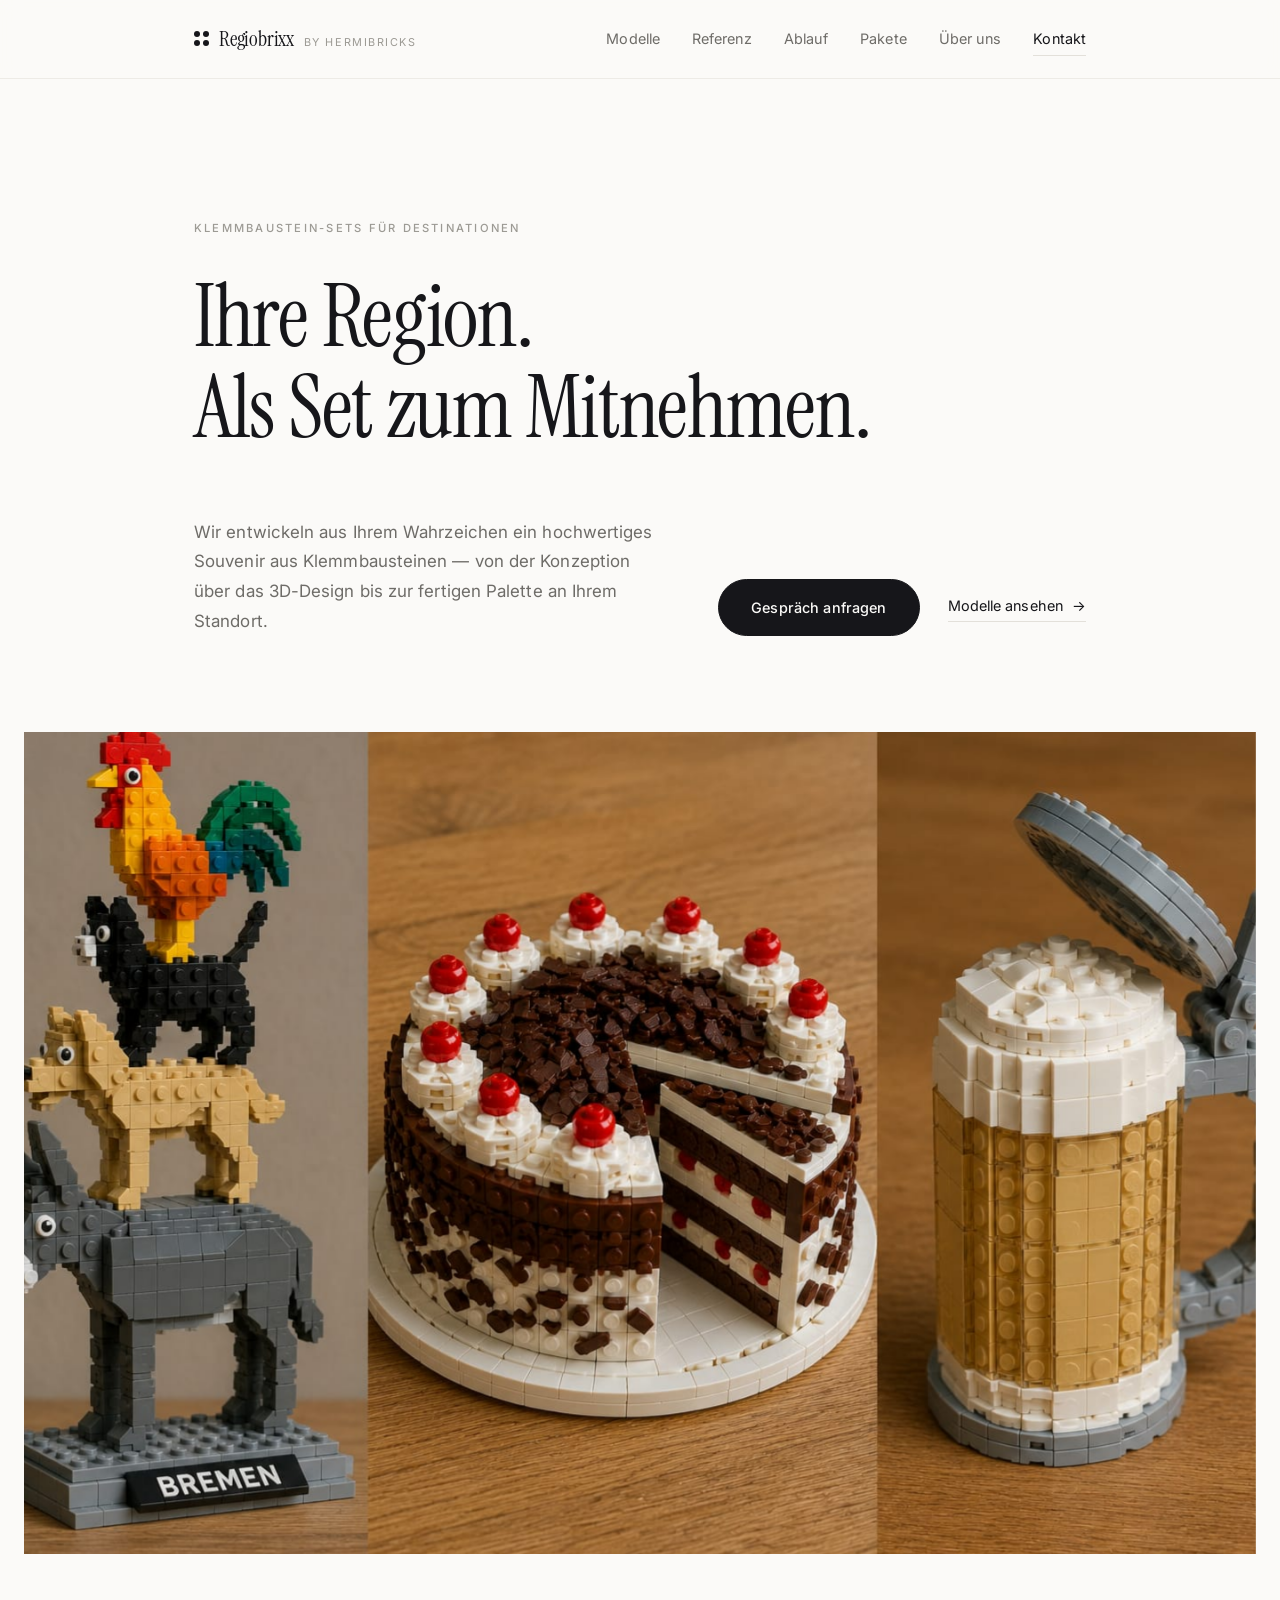
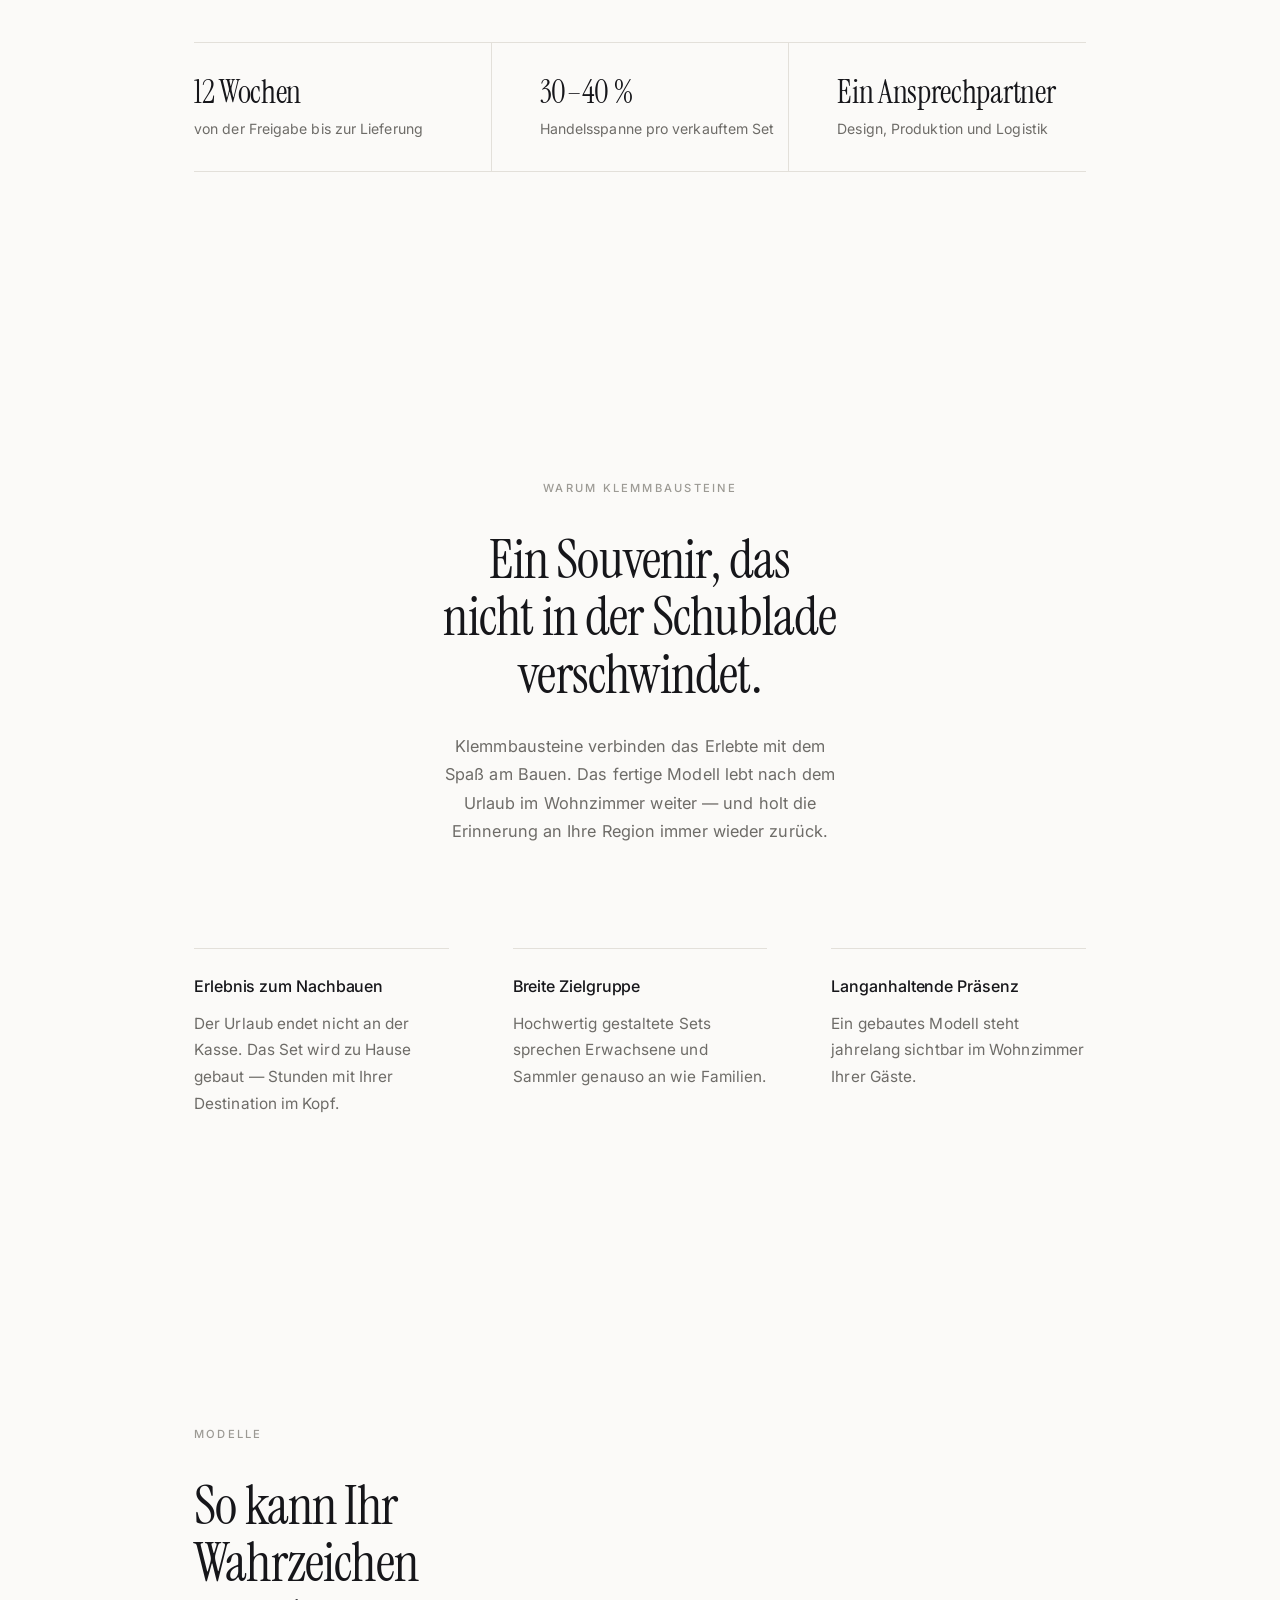
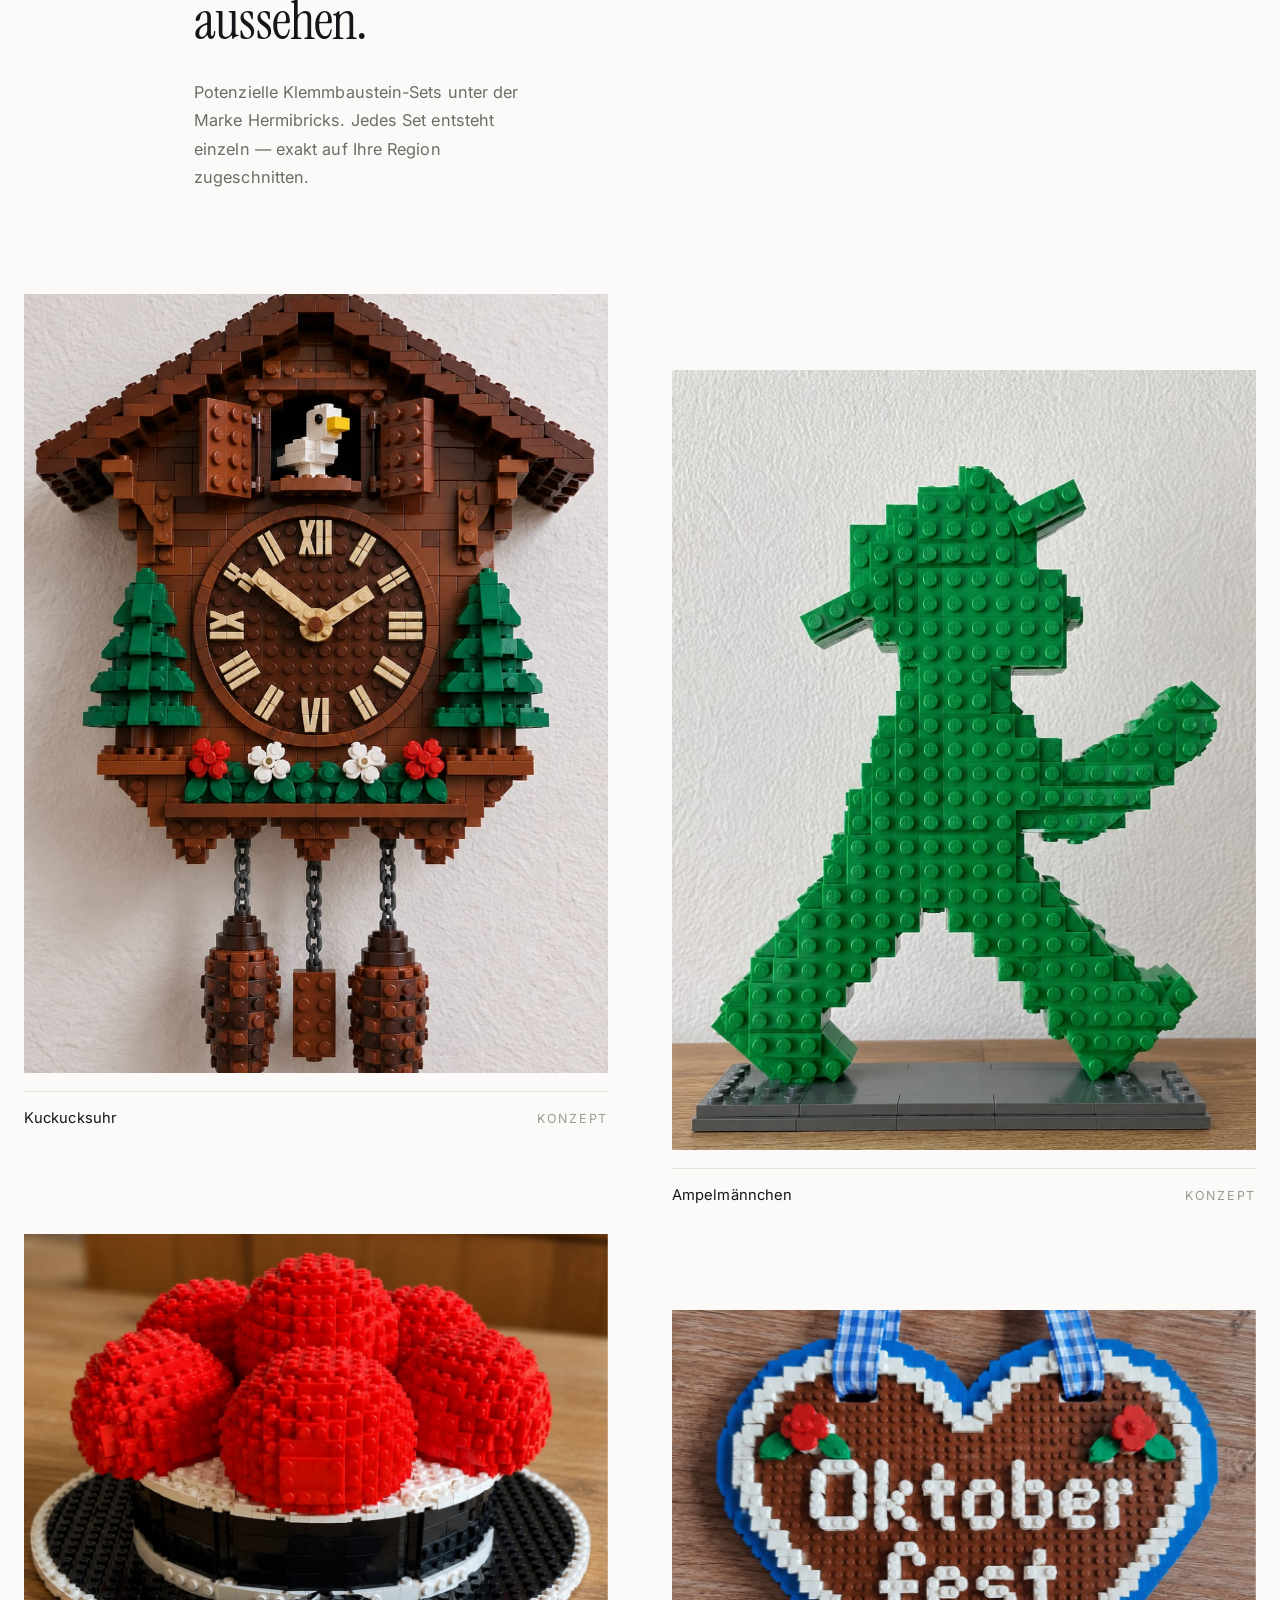
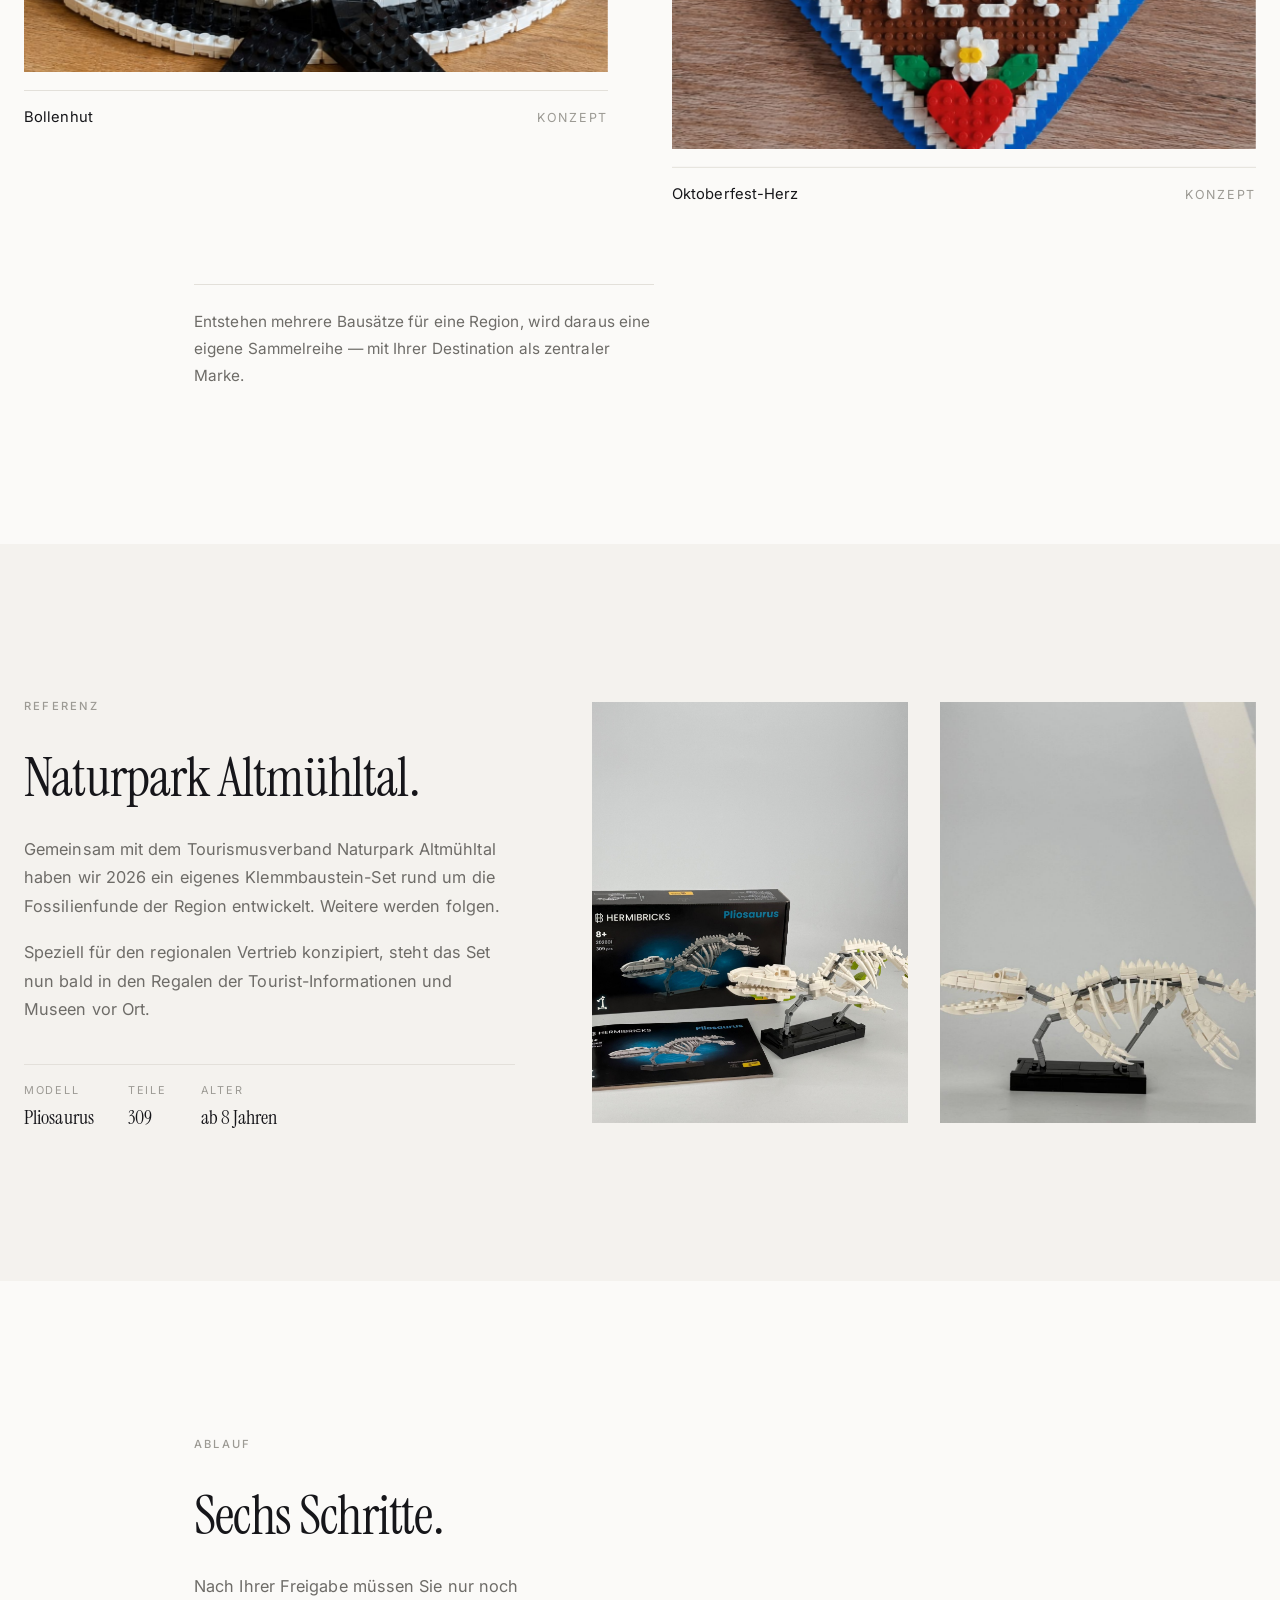
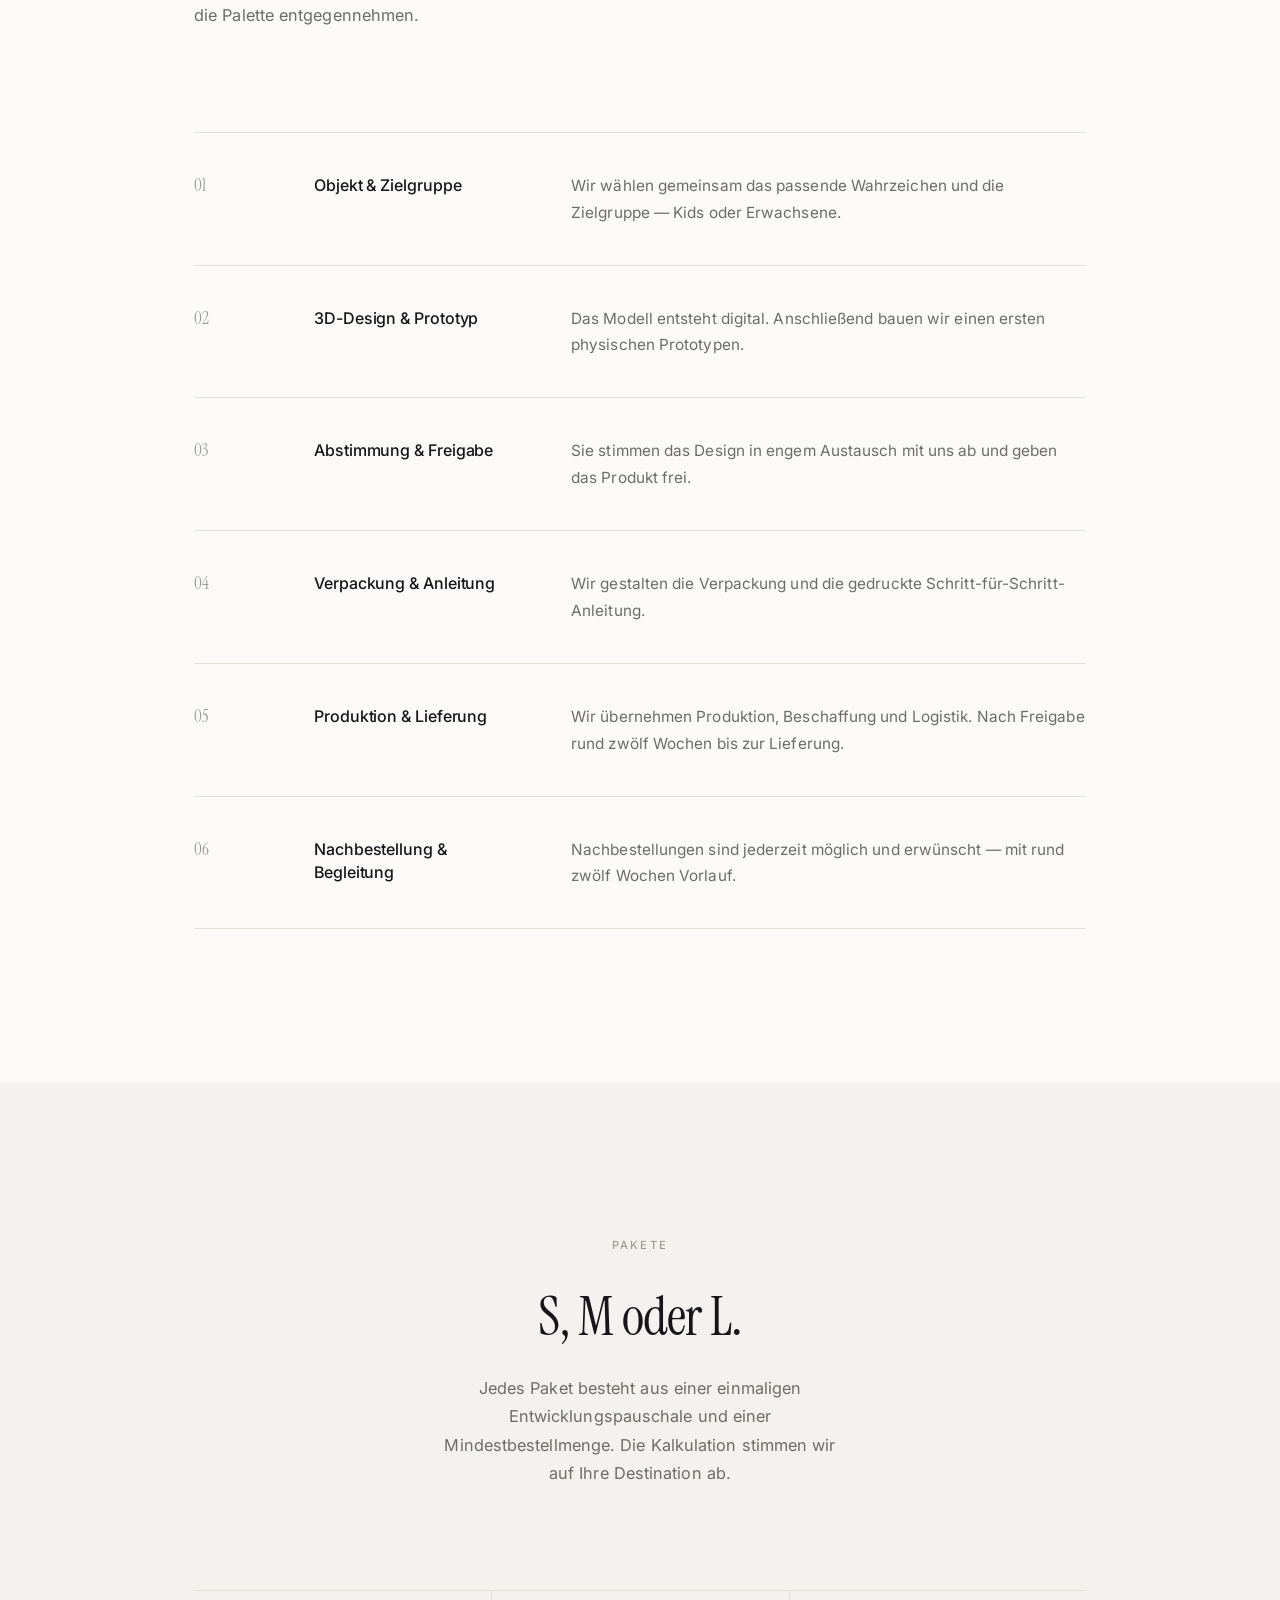
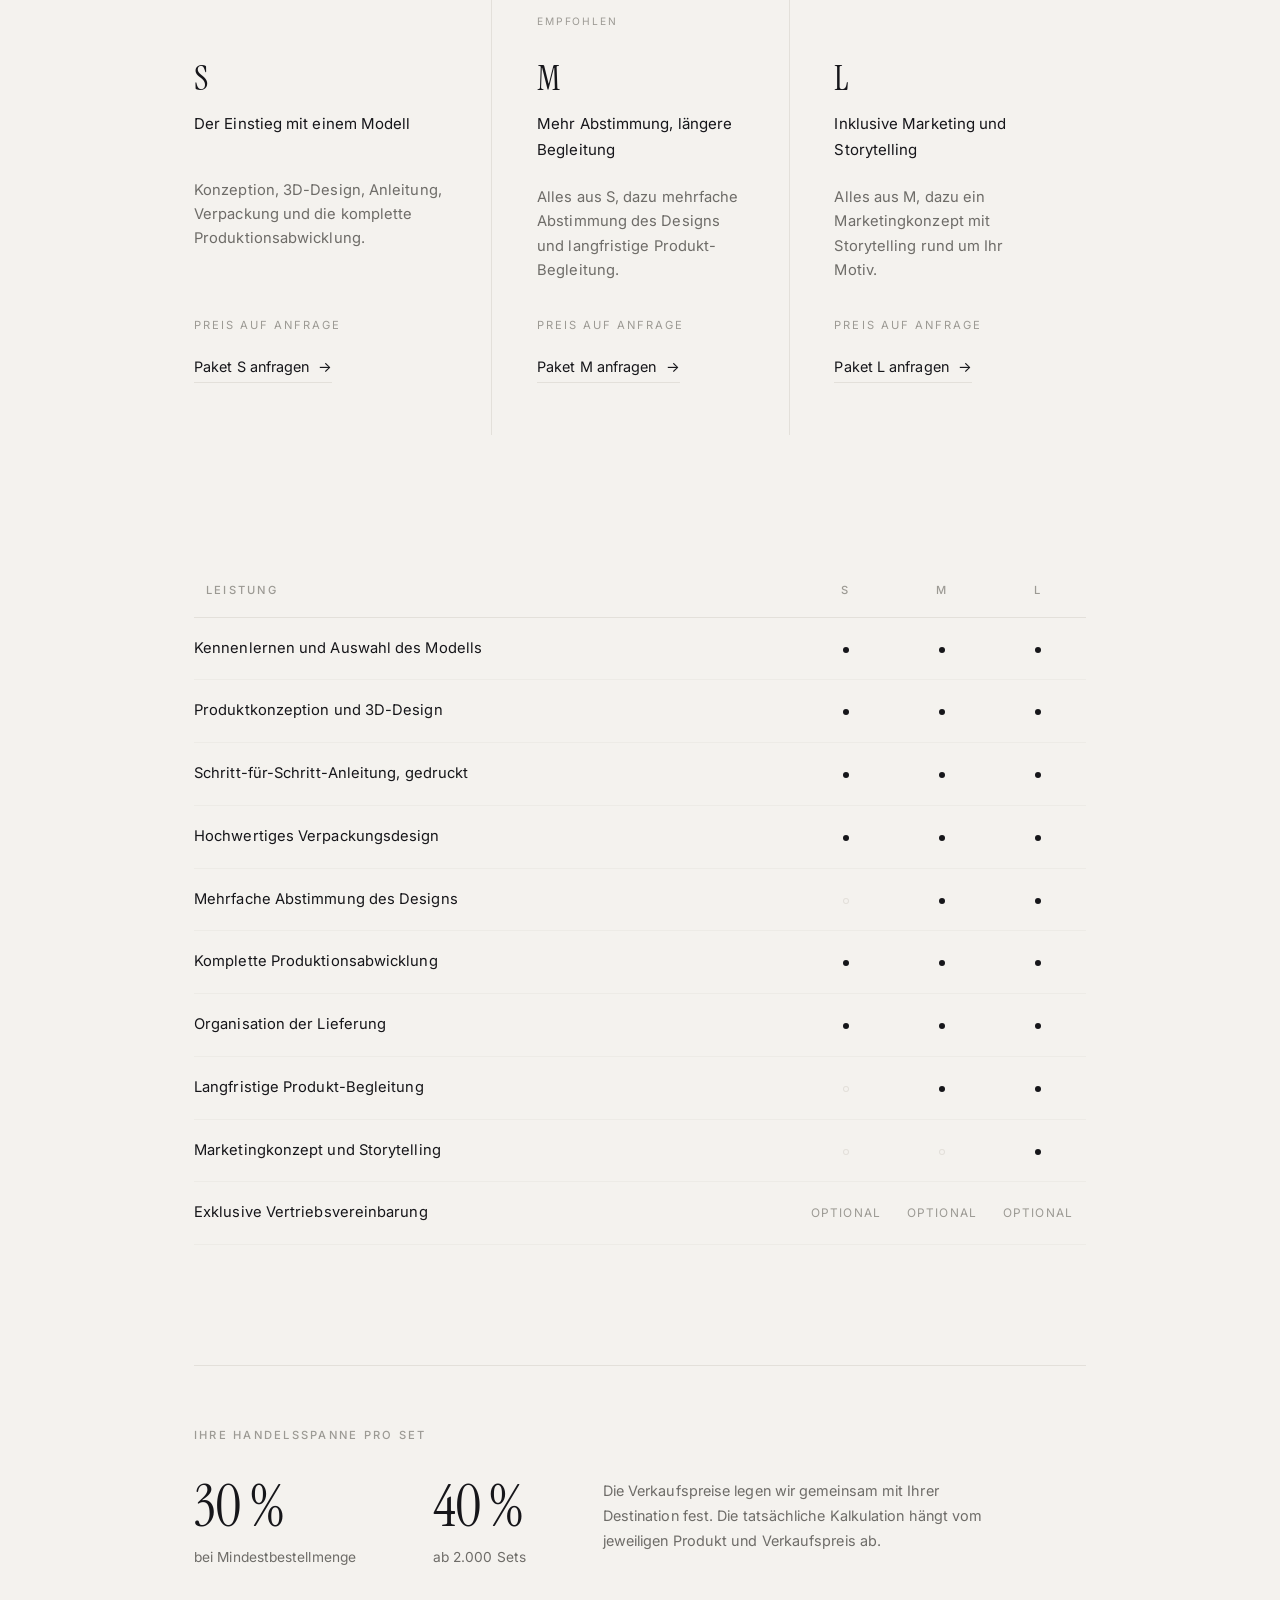
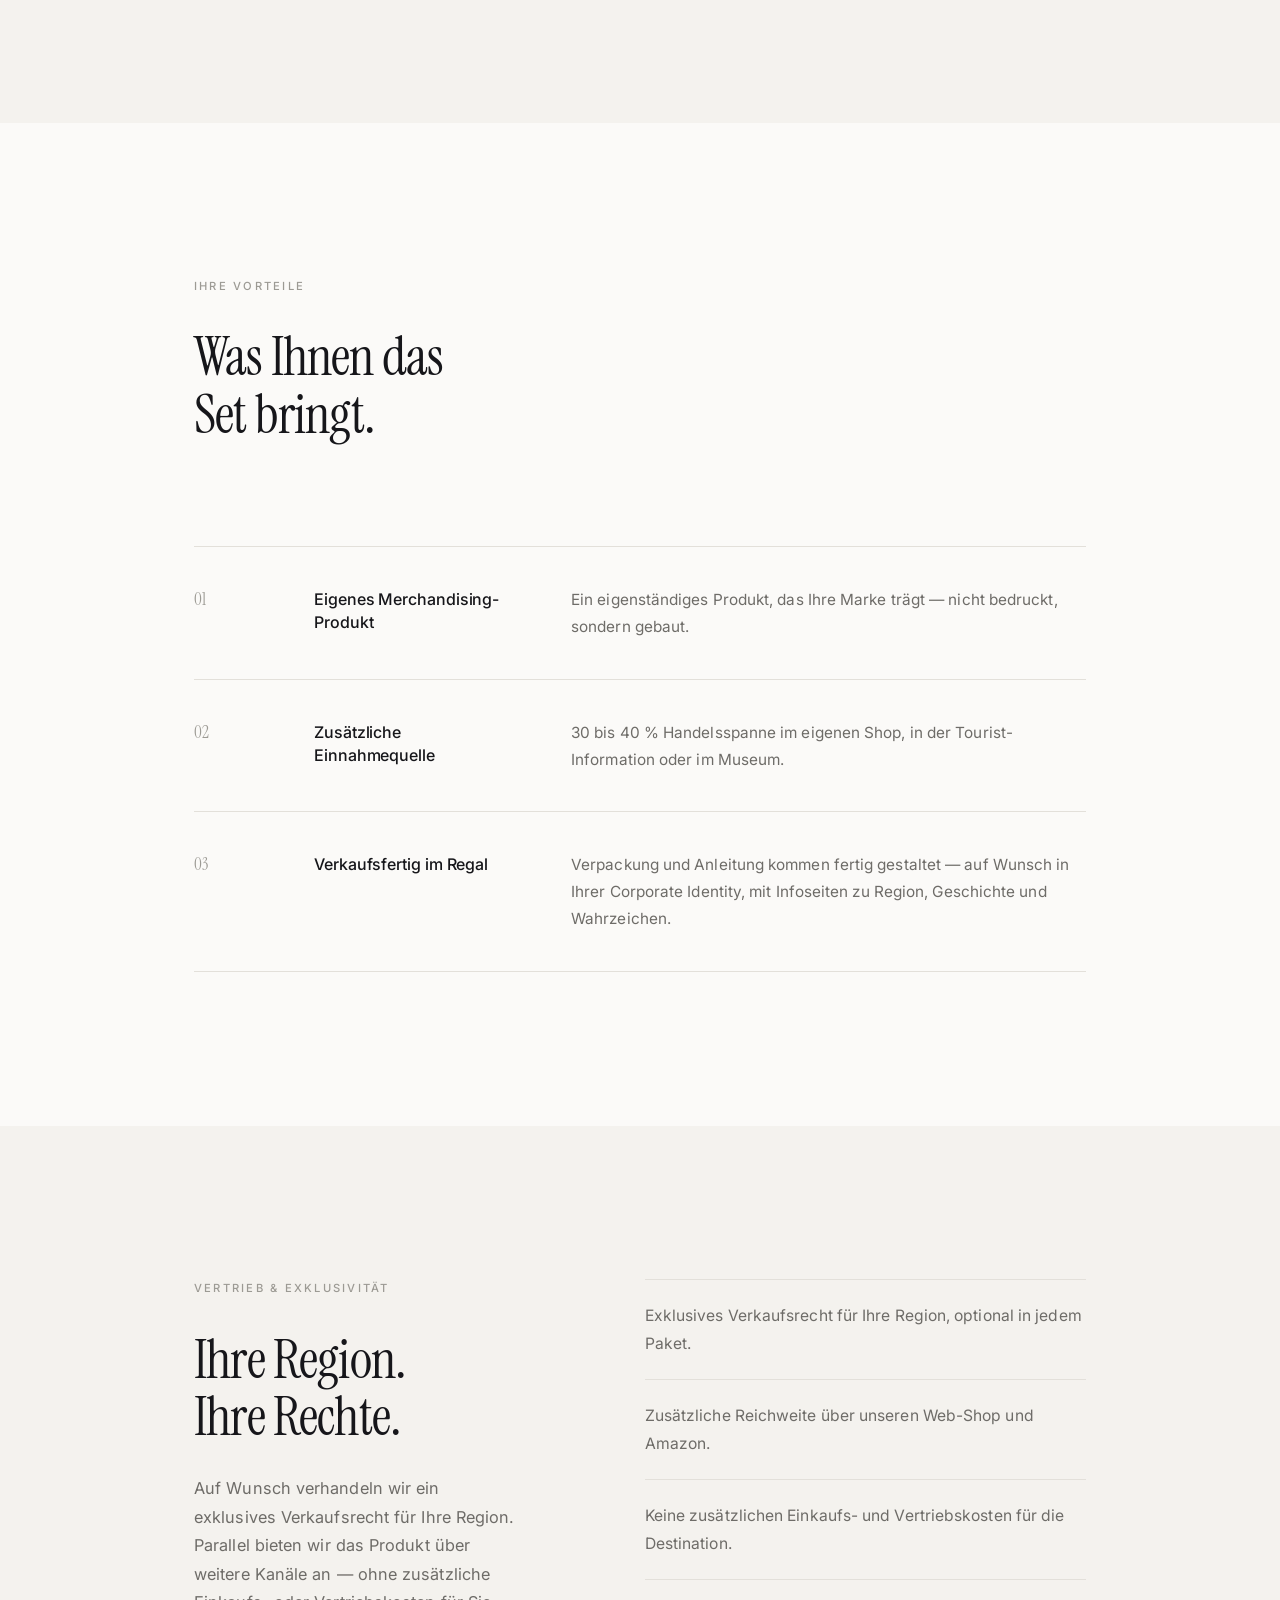
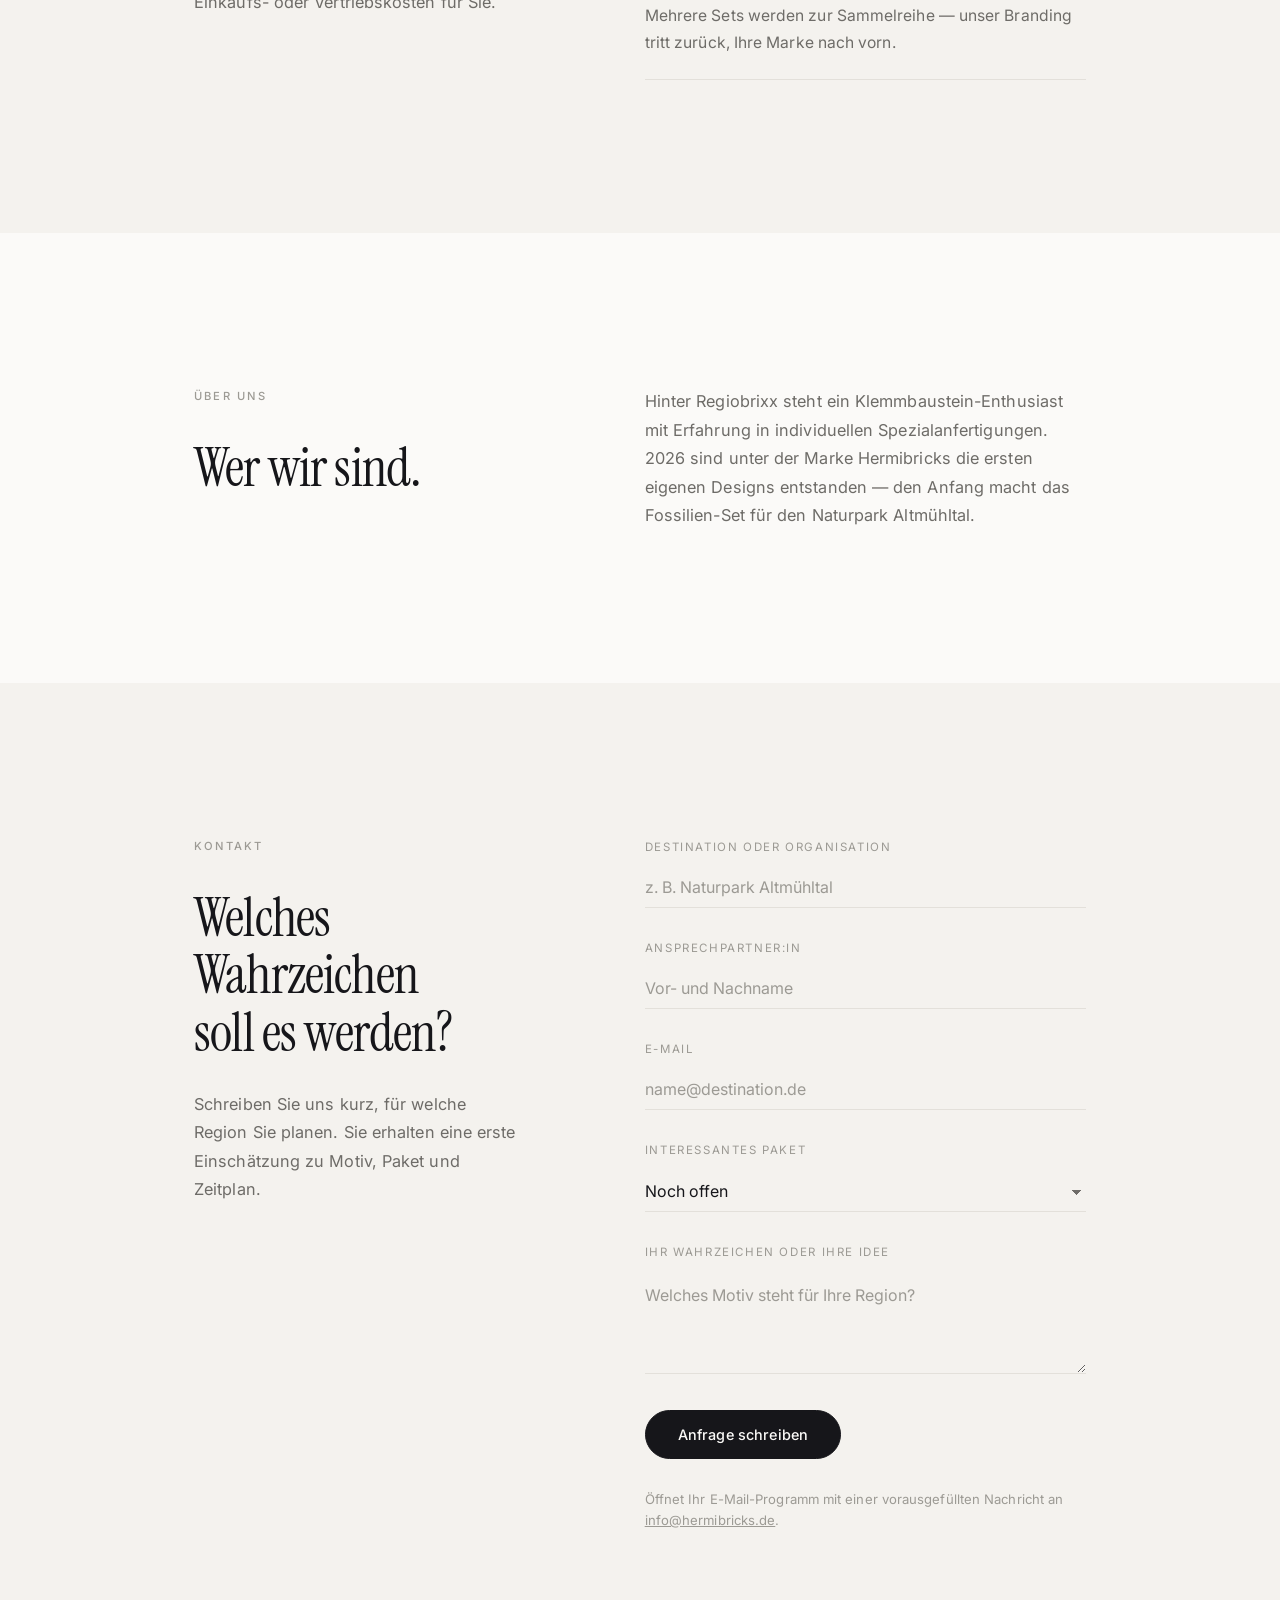
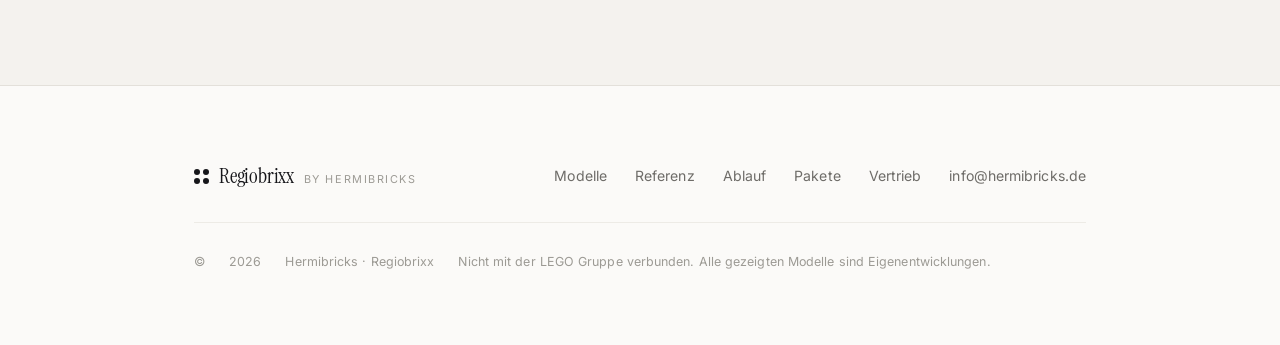
<file: regiobrixx/index.html>
<!doctype html>
<html lang="de">
<head>
<meta charset="utf-8">
<meta name="viewport" content="width=device-width, initial-scale=1">
<title>Regiobrixx — Ihre Region. Als Set zum Mitnehmen.</title>
<meta name="description" content="Regiobrixx by Hermibricks entwickelt individuelle Klemmbaustein-Sets für touristische Destinationen — von der Idee über das 3D-Design bis zur Produktion und Lieferung.">
<meta name="theme-color" content="#FBFAF8">
<meta property="og:title" content="Regiobrixx — Ihre Region. Als Set zum Mitnehmen.">
<meta property="og:description" content="Individuelle Klemmbaustein-Sets für touristische Destinationen.">
<meta property="og:image" content="images/kollektion.jpg">
<meta property="og:type" content="website">
<link rel="icon" href="data:image/svg+xml,%3Csvg xmlns='http://www.w3.org/2000/svg' viewBox='0 0 32 32'%3E%3Crect width='32' height='32' fill='%23FBFAF8'/%3E%3Cg fill='%2316161A'%3E%3Ccircle cx='12' cy='12' r='3'/%3E%3Ccircle cx='20' cy='12' r='3'/%3E%3Ccircle cx='12' cy='20' r='3'/%3E%3Ccircle cx='20' cy='20' r='3'/%3E%3C/g%3E%3C/svg%3E">
<link rel="preconnect" href="https://fonts.googleapis.com">
<link rel="preconnect" href="https://fonts.gstatic.com" crossorigin>
<link href="https://fonts.googleapis.com/css2?family=Instrument+Serif:ital@0;1&family=Inter:wght@300;400;500&display=swap" rel="stylesheet">
<link rel="stylesheet" href="styles.css">
</head>
<body>

<a class="skip" href="#main">Zum Inhalt springen</a>

<header class="site-header" id="top">
  <div class="wrap header-inner">
    <a class="brand" href="#top" aria-label="Regiobrixx Startseite">
      <span class="mark" aria-hidden="true"><i></i><i></i><i></i><i></i></span>
      <span class="brand-name">Regiobrixx</span>
      <span class="brand-by">by Hermibricks</span>
    </a>
    <nav class="nav" id="nav" aria-label="Hauptnavigation">
      <a href="#modelle">Modelle</a>
      <a href="#referenz">Referenz</a>
      <a href="#ablauf">Ablauf</a>
      <a href="#pakete">Pakete</a>
      <a href="#ueber-uns">Über uns</a>
      <a class="nav-cta" href="#kontakt">Kontakt</a>
    </nav>
    <button class="burger" id="burger" aria-expanded="false" aria-controls="nav" aria-label="Menü öffnen">
      <span></span><span></span>
    </button>
  </div>
</header>

<main id="main">

  <!-- ============ HERO ============ -->
  <section class="hero">
    <div class="wrap">
      <p class="kicker">Klemmbaustein-Sets für Destinationen</p>
      <h1>Ihre Region.<br>Als Set zum&nbsp;Mitnehmen.</h1>
      <div class="hero-foot">
        <p class="lead">
          Wir entwickeln aus Ihrem Wahrzeichen ein hochwertiges Souvenir aus Klemmbausteinen —
          von der Konzeption über das 3D-Design bis zur fertigen Palette an Ihrem Standort.
        </p>
        <div class="hero-actions">
          <a class="btn" href="#kontakt">Gespräch anfragen</a>
          <a class="link-arrow" href="#modelle">Modelle ansehen</a>
        </div>
      </div>
    </div>

    <div class="wrap-wide hero-figure">
      <div class="parallax" data-ratio="3/2">
        <img data-parallax="0.5" src="images/kollektion.jpg" alt="Drei Klemmbaustein-Modelle nebeneinander: Bremer Stadtmusikanten, Schwarzwälder Kirschtorte und ein Maßkrug" width="1536" height="1024" fetchpriority="high">
      </div>
    </div>

    <div class="wrap">
      <ul class="facts">
        <li><strong>12 Wochen</strong><span>von der Freigabe bis zur Lieferung</span></li>
        <li><strong>30–40 %</strong><span>Handelsspanne pro verkauftem Set</span></li>
        <li><strong>Ein Ansprechpartner</strong><span>Design, Produktion und Logistik</span></li>
      </ul>
    </div>
  </section>

  <!-- ============ WARUM ============ -->
  <section class="section" id="warum">
    <div class="wrap">
      <header class="sec-head">
        <p class="kicker">Warum Klemmbausteine</p>
        <h2>Ein Souvenir, das nicht in der Schublade verschwindet.</h2>
        <p class="sec-sub">
          Klemmbausteine verbinden das Erlebte mit dem Spaß am Bauen. Das fertige Modell lebt nach dem
          Urlaub im Wohnzimmer weiter — und holt die Erinnerung an Ihre Region immer wieder zurück.
        </p>
      </header>

      <div class="trio">
        <article class="reveal">
          <h3>Erlebnis zum Nachbauen</h3>
          <p>Der Urlaub endet nicht an der Kasse. Das Set wird zu Hause gebaut — Stunden mit Ihrer Destination im Kopf.</p>
        </article>
        <article class="reveal">
          <h3>Breite Zielgruppe</h3>
          <p>Hochwertig gestaltete Sets sprechen Erwachsene und Sammler genauso an wie Familien.</p>
        </article>
        <article class="reveal">
          <h3>Langanhaltende Präsenz</h3>
          <p>Ein gebautes Modell steht jahrelang sichtbar im Wohnzimmer Ihrer Gäste.</p>
        </article>
      </div>
    </div>
  </section>

  <!-- ============ MODELLE ============ -->
  <section class="section" id="modelle">
    <div class="wrap">
      <header class="sec-head sec-head-left">
        <p class="kicker">Modelle</p>
        <h2>So kann Ihr Wahrzeichen aussehen.</h2>
        <p class="sec-sub">
          Potenzielle Klemmbaustein-Sets unter der Marke Hermibricks. Jedes Set entsteht einzeln —
          exakt auf Ihre Region zugeschnitten.
        </p>
      </header>
    </div>

    <div class="wrap-wide">
      <div class="gallery">
        <figure class="reveal">
          <div class="parallax" data-ratio="3/4">
            <img data-parallax="0.35" src="images/kuckucksuhr.jpg" alt="Kuckucksuhr aus Klemmbausteinen mit Zifferblatt, Tannen, Kuckuck und Zapfengewichten" loading="lazy" width="1086" height="1448">
          </div>
          <figcaption><span>Kuckucksuhr</span><em>Konzept</em></figcaption>
        </figure>
        <figure class="reveal offset">
          <div class="parallax" data-ratio="3/4">
            <img data-parallax="0.55" src="images/ampelmaennchen.jpg" alt="Klemmbaustein-Modell des Berliner Ampelmännchens in Grün auf grauer Grundplatte" loading="lazy" width="1086" height="1448">
          </div>
          <figcaption><span>Ampelmännchen</span><em>Konzept</em></figcaption>
        </figure>
        <figure class="reveal">
          <div class="parallax" data-ratio="4/3">
            <img data-parallax="0.55" src="images/bollenhut.jpg" alt="Bollenhut aus Klemmbausteinen mit roten Bollen auf schwarzem Hut" loading="lazy" width="1448" height="1086">
          </div>
          <figcaption><span>Bollenhut</span><em>Konzept</em></figcaption>
        </figure>
        <figure class="reveal offset">
          <div class="parallax" data-ratio="4/3">
            <img data-parallax="0.35" src="images/lebkuchenherz.jpg" alt="Lebkuchenherz aus Klemmbausteinen mit dem Schriftzug Oktoberfest und blau-weißem Band" loading="lazy" width="1448" height="1086">
          </div>
          <figcaption><span>Oktoberfest-Herz</span><em>Konzept</em></figcaption>
        </figure>
      </div>
    </div>

    <div class="wrap">
      <p class="aside-note">
        Entstehen mehrere Bausätze für eine Region, wird daraus eine eigene Sammelreihe —
        mit Ihrer Destination als zentraler Marke.
      </p>
    </div>
  </section>

  <!-- ============ REFERENZ ============ -->
  <section class="section section-alt" id="referenz">
    <div class="wrap-wide reference">
      <header class="reference-text">
        <p class="kicker">Referenz</p>
        <h2>Naturpark Altmühltal.</h2>
        <p class="sec-sub">
          Gemeinsam mit dem Tourismusverband Naturpark Altmühltal haben wir 2026 ein eigenes
          Klemmbaustein-Set rund um die Fossilienfunde der Region entwickelt. Weitere werden folgen.
        </p>
        <p class="sec-sub">
          Speziell für den regionalen Vertrieb konzipiert, steht das Set nun bald in den Regalen
          der Tourist-Informationen und Museen vor Ort.
        </p>
        <dl class="specs">
          <div><dt>Modell</dt><dd>Pliosaurus</dd></div>
          <div><dt>Teile</dt><dd>309</dd></div>
          <div><dt>Alter</dt><dd>ab 8 Jahren</dd></div>
        </dl>
      </header>

      <div class="reference-figures">
        <figure class="reveal">
          <div class="parallax" data-ratio="3/4">
            <img data-parallax="0.4" src="images/altmuehltal-set.jpg" alt="Verpackung, gedruckte Anleitung und aufgebautes Pliosaurus-Skelett des Hermibricks-Sets für den Naturpark Altmühltal" loading="lazy" width="1500" height="2000">
          </div>
        </figure>
        <figure class="reveal">
          <div class="parallax" data-ratio="3/4">
            <img data-parallax="0.55" src="images/altmuehltal-modell.jpg" alt="Aufgebautes Pliosaurus-Skelett aus hellen Klemmbausteinen auf schwarzem Sockel" loading="lazy" width="1199" height="1600">
          </div>
        </figure>
      </div>
    </div>
  </section>

  <!-- ============ ABLAUF ============ -->
  <section class="section" id="ablauf">
    <div class="wrap">
      <header class="sec-head sec-head-left">
        <p class="kicker">Ablauf</p>
        <h2>Sechs Schritte.</h2>
        <p class="sec-sub">Nach Ihrer Freigabe müssen Sie nur noch die Palette entgegennehmen.</p>
      </header>

      <ol class="steps">
        <li class="reveal"><span class="num">01</span>
          <h3>Objekt &amp; Zielgruppe</h3>
          <p>Wir wählen gemeinsam das passende Wahrzeichen und die Zielgruppe — Kids oder Erwachsene.</p></li>
        <li class="reveal"><span class="num">02</span>
          <h3>3D-Design &amp; Prototyp</h3>
          <p>Das Modell entsteht digital. Anschließend bauen wir einen ersten physischen Prototypen.</p></li>
        <li class="reveal"><span class="num">03</span>
          <h3>Abstimmung &amp; Freigabe</h3>
          <p>Sie stimmen das Design in engem Austausch mit uns ab und geben das Produkt frei.</p></li>
        <li class="reveal"><span class="num">04</span>
          <h3>Verpackung &amp; Anleitung</h3>
          <p>Wir gestalten die Verpackung und die gedruckte Schritt-für-Schritt-Anleitung.</p></li>
        <li class="reveal"><span class="num">05</span>
          <h3>Produktion &amp; Lieferung</h3>
          <p>Wir übernehmen Produktion, Beschaffung und Logistik. Nach Freigabe rund zwölf Wochen bis zur Lieferung.</p></li>
        <li class="reveal"><span class="num">06</span>
          <h3>Nachbestellung &amp; Begleitung</h3>
          <p>Nachbestellungen sind jederzeit möglich und erwünscht — mit rund zwölf Wochen Vorlauf.</p></li>
      </ol>
    </div>
  </section>

  <!-- ============ PAKETE ============ -->
  <section class="section section-alt" id="pakete">
    <div class="wrap">
      <header class="sec-head">
        <p class="kicker">Pakete</p>
        <h2>S, M oder L.</h2>
        <p class="sec-sub">
          Jedes Paket besteht aus einer einmaligen Entwicklungspauschale und einer Mindestbestellmenge.
          Die Kalkulation stimmen wir auf Ihre Destination ab.
        </p>
      </header>

      <div class="plans">
        <article class="plan reveal">
          <h3>S</h3>
          <p class="plan-for">Der Einstieg mit einem Modell</p>
          <p class="plan-scope">Konzeption, 3D-Design, Anleitung, Verpackung und die komplette Produktionsabwicklung.</p>
          <p class="plan-ask">Preis auf Anfrage</p>
          <a class="link-arrow" href="#kontakt">Paket S anfragen</a>
        </article>
        <article class="plan reveal">
          <p class="plan-tag">Empfohlen</p>
          <h3>M</h3>
          <p class="plan-for">Mehr Abstimmung, längere Begleitung</p>
          <p class="plan-scope">Alles aus S, dazu mehrfache Abstimmung des Designs und langfristige Produkt-Begleitung.</p>
          <p class="plan-ask">Preis auf Anfrage</p>
          <a class="link-arrow" href="#kontakt">Paket M anfragen</a>
        </article>
        <article class="plan reveal">
          <h3>L</h3>
          <p class="plan-for">Inklusive Marketing und Storytelling</p>
          <p class="plan-scope">Alles aus M, dazu ein Marketingkonzept mit Storytelling rund um Ihr Motiv.</p>
          <p class="plan-ask">Preis auf Anfrage</p>
          <a class="link-arrow" href="#kontakt">Paket L anfragen</a>
        </article>
      </div>

      <div class="table-scroll">
        <table class="matrix">
          <caption class="sr-only">Leistungsumfang der Pakete S, M und L</caption>
          <thead>
            <tr><th scope="col">Leistung</th><th scope="col">S</th><th scope="col">M</th><th scope="col">L</th></tr>
          </thead>
          <tbody>
            <tr><th scope="row">Kennenlernen und Auswahl des Modells</th><td><i class="on" role="img" aria-label="enthalten"></i></td><td><i class="on" role="img" aria-label="enthalten"></i></td><td><i class="on" role="img" aria-label="enthalten"></i></td></tr>
            <tr><th scope="row">Produktkonzeption und 3D-Design</th><td><i class="on" role="img" aria-label="enthalten"></i></td><td><i class="on" role="img" aria-label="enthalten"></i></td><td><i class="on" role="img" aria-label="enthalten"></i></td></tr>
            <tr><th scope="row">Schritt-für-Schritt-Anleitung, gedruckt</th><td><i class="on" role="img" aria-label="enthalten"></i></td><td><i class="on" role="img" aria-label="enthalten"></i></td><td><i class="on" role="img" aria-label="enthalten"></i></td></tr>
            <tr><th scope="row">Hochwertiges Verpackungsdesign</th><td><i class="on" role="img" aria-label="enthalten"></i></td><td><i class="on" role="img" aria-label="enthalten"></i></td><td><i class="on" role="img" aria-label="enthalten"></i></td></tr>
            <tr><th scope="row">Mehrfache Abstimmung des Designs</th><td><i class="off" role="img" aria-label="nicht enthalten"></i></td><td><i class="on" role="img" aria-label="enthalten"></i></td><td><i class="on" role="img" aria-label="enthalten"></i></td></tr>
            <tr><th scope="row">Komplette Produktionsabwicklung</th><td><i class="on" role="img" aria-label="enthalten"></i></td><td><i class="on" role="img" aria-label="enthalten"></i></td><td><i class="on" role="img" aria-label="enthalten"></i></td></tr>
            <tr><th scope="row">Organisation der Lieferung</th><td><i class="on" role="img" aria-label="enthalten"></i></td><td><i class="on" role="img" aria-label="enthalten"></i></td><td><i class="on" role="img" aria-label="enthalten"></i></td></tr>
            <tr><th scope="row">Langfristige Produkt-Begleitung</th><td><i class="off" role="img" aria-label="nicht enthalten"></i></td><td><i class="on" role="img" aria-label="enthalten"></i></td><td><i class="on" role="img" aria-label="enthalten"></i></td></tr>
            <tr><th scope="row">Marketingkonzept und Storytelling</th><td><i class="off" role="img" aria-label="nicht enthalten"></i></td><td><i class="off" role="img" aria-label="nicht enthalten"></i></td><td><i class="on" role="img" aria-label="enthalten"></i></td></tr>
            <tr><th scope="row">Exklusive Vertriebsvereinbarung</th><td><span class="opt">optional</span></td><td><span class="opt">optional</span></td><td><span class="opt">optional</span></td></tr>
          </tbody>
        </table>
      </div>

      <div class="margins reveal">
        <p class="kicker">Ihre Handelsspanne pro Set</p>
        <div class="margins-row">
          <div><strong>30 %</strong><span>bei Mindestbestellmenge</span></div>
          <div><strong>40 %</strong><span>ab 2.000 Sets</span></div>
          <p class="margins-note">
            Die Verkaufspreise legen wir gemeinsam mit Ihrer Destination fest. Die tatsächliche
            Kalkulation hängt vom jeweiligen Produkt und Verkaufspreis ab.
          </p>
        </div>
      </div>
    </div>
  </section>

  <!-- ============ VORTEILE ============ -->
  <section class="section" id="vorteile">
    <div class="wrap">
      <header class="sec-head sec-head-left">
        <p class="kicker">Ihre Vorteile</p>
        <h2>Was Ihnen das Set bringt.</h2>
      </header>
      <ol class="perks">
        <li class="reveal"><span class="num">01</span><h3>Eigenes Merchandising-Produkt</h3>
          <p>Ein eigenständiges Produkt, das Ihre Marke trägt — nicht bedruckt, sondern gebaut.</p></li>
        <li class="reveal"><span class="num">02</span><h3>Zusätzliche Einnahmequelle</h3>
          <p>30 bis 40 % Handelsspanne im eigenen Shop, in der Tourist-Information oder im Museum.</p></li>
        <li class="reveal"><span class="num">03</span><h3>Verkaufsfertig im Regal</h3>
          <p>Verpackung und Anleitung kommen fertig gestaltet — auf Wunsch in Ihrer Corporate Identity,
             mit Infoseiten zu Region, Geschichte und Wahrzeichen.</p></li>
      </ol>
    </div>
  </section>

  <!-- ============ VERTRIEB ============ -->
  <section class="section section-alt" id="vertrieb">
    <div class="wrap split">
      <header class="sec-head sec-head-left">
        <p class="kicker">Vertrieb &amp; Exklusivität</p>
        <h2>Ihre Region.<br>Ihre Rechte.</h2>
        <p class="sec-sub">
          Auf Wunsch verhandeln wir ein exklusives Verkaufsrecht für Ihre Region. Parallel bieten wir das
          Produkt über weitere Kanäle an — ohne zusätzliche Einkaufs- oder Vertriebskosten für Sie.
        </p>
      </header>
      <ul class="rows">
        <li class="reveal">Exklusives Verkaufsrecht für Ihre Region, optional in jedem Paket.</li>
        <li class="reveal">Zusätzliche Reichweite über unseren Web-Shop und Amazon.</li>
        <li class="reveal">Keine zusätzlichen Einkaufs- und Vertriebskosten für die Destination.</li>
        <li class="reveal">Mehrere Sets werden zur Sammelreihe — unser Branding tritt zurück, Ihre Marke nach vorn.</li>
      </ul>
    </div>
  </section>

  <!-- ============ ÜBER UNS ============ -->
  <section class="section" id="ueber-uns">
    <div class="wrap split">
      <header class="sec-head sec-head-left">
        <p class="kicker">Über uns</p>
        <h2>Wer wir sind.</h2>
      </header>
      <div class="about-body">
        <p>
          Hinter Regiobrixx steht ein Klemmbaustein-Enthusiast mit Erfahrung in individuellen
          Spezialanfertigungen. 2026 sind unter der Marke Hermibricks die ersten eigenen Designs
          entstanden — den Anfang macht das Fossilien-Set für den Naturpark Altmühltal.
        </p>
      </div>
    </div>
  </section>

  <!-- ============ KONTAKT ============ -->
  <section class="section section-alt" id="kontakt">
    <div class="wrap split">
      <header class="sec-head sec-head-left">
        <p class="kicker">Kontakt</p>
        <h2>Welches Wahrzeichen soll es werden?</h2>
        <p class="sec-sub">
          Schreiben Sie uns kurz, für welche Region Sie planen. Sie erhalten eine erste Einschätzung
          zu Motiv, Paket und Zeitplan.
        </p>
      </header>

      <form class="form" id="form" novalidate>
        <label>Destination oder Organisation
          <input type="text" name="org" required autocomplete="organization" placeholder="z. B. Naturpark Altmühltal">
        </label>
        <label>Ansprechpartner:in
          <input type="text" name="name" required autocomplete="name" placeholder="Vor- und Nachname">
        </label>
        <label>E-Mail
          <input type="email" name="email" required autocomplete="email" placeholder="name@destination.de">
        </label>
        <label>Interessantes Paket
          <select name="paket">
            <option>Noch offen</option><option>S</option><option>M</option><option>L</option>
          </select>
        </label>
        <label>Ihr Wahrzeichen oder Ihre Idee
          <textarea name="idee" rows="3" placeholder="Welches Motiv steht für Ihre Region?"></textarea>
        </label>
        <button class="btn" type="submit">Anfrage schreiben</button>
        <p class="form-hint" id="form-hint">Öffnet Ihr E-Mail-Programm mit einer vorausgefüllten Nachricht an <a href="mailto:info@hermibricks.de">info@hermibricks.de</a>.</p>
      </form>
    </div>
  </section>

</main>

<footer class="site-footer">
  <div class="wrap footer-inner">
    <a class="brand" href="#top">
      <span class="mark" aria-hidden="true"><i></i><i></i><i></i><i></i></span>
      <span class="brand-name">Regiobrixx</span>
      <span class="brand-by">by Hermibricks</span>
    </a>
    <nav class="footer-nav" aria-label="Fußzeile">
      <a href="#modelle">Modelle</a><a href="#referenz">Referenz</a><a href="#ablauf">Ablauf</a>
      <a href="#pakete">Pakete</a><a href="#vertrieb">Vertrieb</a>
      <a href="mailto:info@hermibricks.de">info@hermibricks.de</a>
    </nav>
    <p class="footer-legal">
      © <span id="year">2026</span> Hermibricks · Regiobrixx
      <span>Nicht mit der LEGO Gruppe verbunden. Alle gezeigten Modelle sind Eigenentwicklungen.</span>
    </p>
  </div>
</footer>

<script src="main.js"></script>
</body>
</html>
</file>
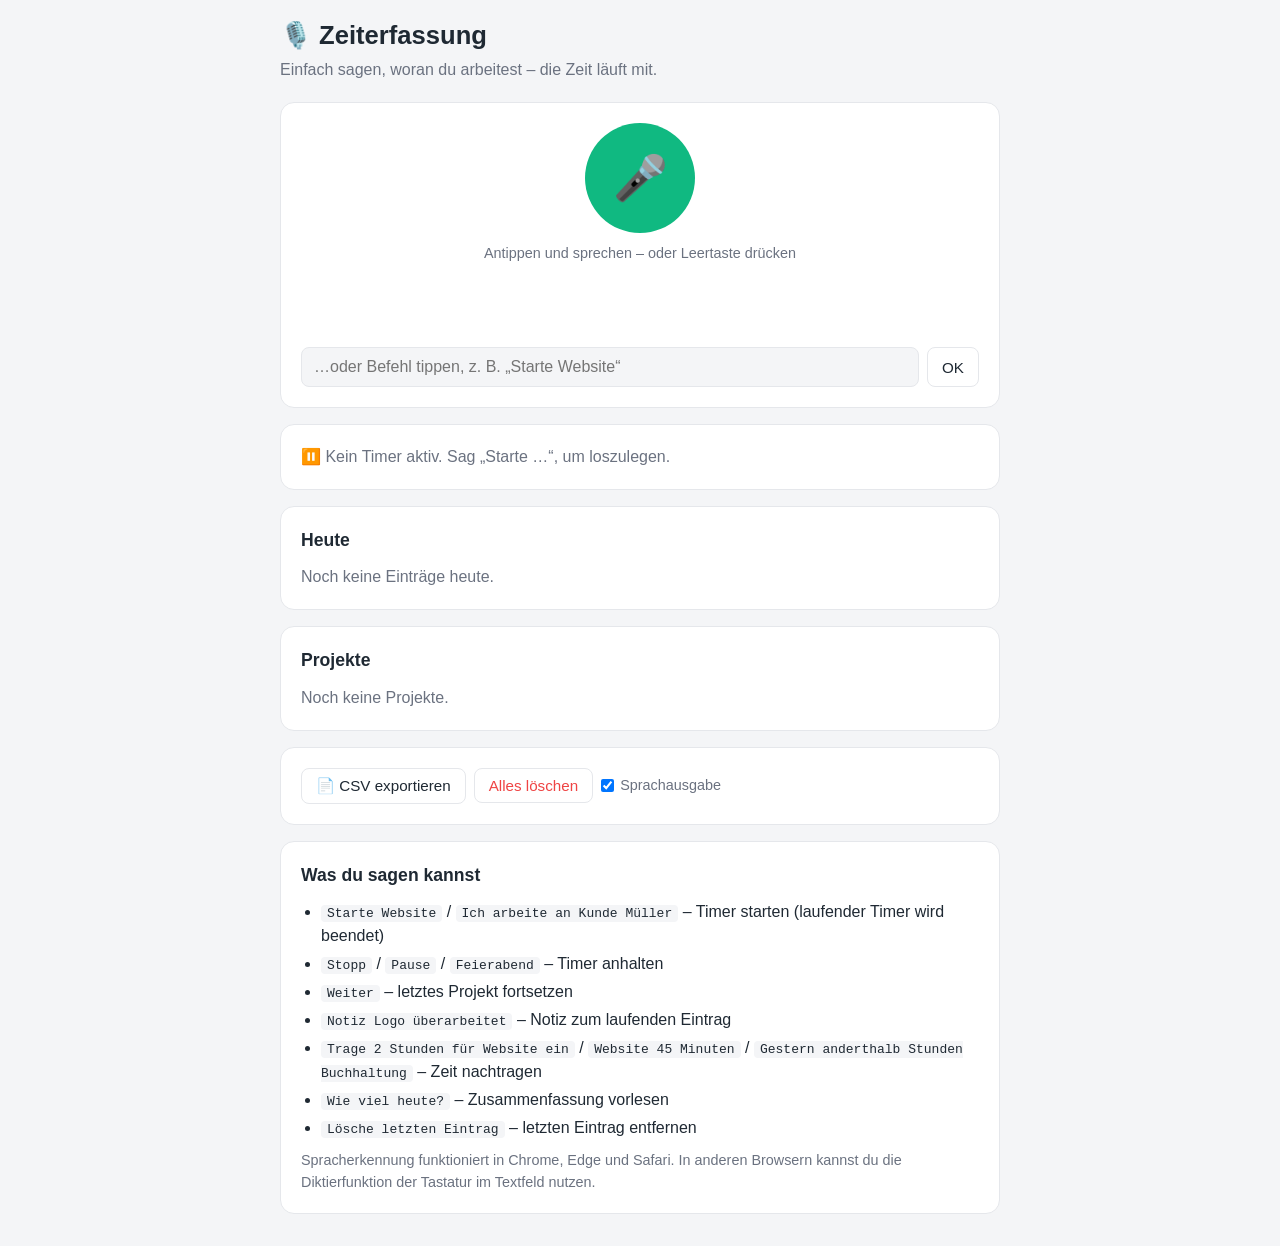
<file: zeiterfassung.html>
<!DOCTYPE html>
<html lang="de">
<head>
    <meta charset="UTF-8">
    <meta name="viewport" content="width=device-width, initial-scale=1.0">
    <title>Sprach-Zeiterfassung</title>
    <style>
        :root {
            --bg: #f4f5f7;
            --card: #ffffff;
            --text: #1f2933;
            --muted: #6b7280;
            --border: #e5e7eb;
            --accent: #10b981;
            --accent-dark: #059669;
            --danger: #ef4444;
            --listening: #f59e0b;
        }
        @media (prefers-color-scheme: dark) {
            :root {
                --bg: #111827;
                --card: #1f2937;
                --text: #f3f4f6;
                --muted: #9ca3af;
                --border: #374151;
            }
        }

        * { margin: 0; padding: 0; box-sizing: border-box; }

        body {
            font-family: -apple-system, BlinkMacSystemFont, 'Segoe UI', Roboto, 'Helvetica Neue', Arial, sans-serif;
            line-height: 1.5;
            color: var(--text);
            background: var(--bg);
            padding: 16px;
        }

        .container { max-width: 720px; margin: 0 auto; }

        h1 { font-size: 1.6em; margin-bottom: 4px; }
        h2 { font-size: 1.1em; margin-bottom: 12px; }
        .sub { color: var(--muted); margin-bottom: 20px; }

        .card {
            background: var(--card);
            border: 1px solid var(--border);
            border-radius: 14px;
            padding: 20px;
            margin-bottom: 16px;
        }

        /* Mikrofon */
        .mic-area { text-align: center; }
        .mic-btn {
            width: 110px; height: 110px;
            border-radius: 50%;
            border: none;
            background: var(--accent);
            color: #fff;
            font-size: 44px;
            cursor: pointer;
            transition: transform .15s, background .15s;
        }
        .mic-btn:hover { background: var(--accent-dark); }
        .mic-btn.listening {
            background: var(--listening);
            animation: pulse 1.2s infinite;
        }
        .mic-btn:disabled { background: var(--muted); cursor: not-allowed; }
        @keyframes pulse {
            0%   { box-shadow: 0 0 0 0 rgba(245, 158, 11, .6); }
            100% { box-shadow: 0 0 0 24px rgba(245, 158, 11, 0); }
        }
        .mic-hint { color: var(--muted); font-size: .9em; margin-top: 10px; }
        .heard { margin-top: 14px; min-height: 1.5em; font-style: italic; }
        .feedback { margin-top: 4px; min-height: 1.5em; font-weight: 600; }
        .feedback.ok { color: var(--accent-dark); }
        .feedback.err { color: var(--danger); }

        .text-input { display: flex; gap: 8px; margin-top: 16px; }
        .text-input input {
            flex: 1; min-width: 0;
            padding: 10px 12px;
            border: 1px solid var(--border);
            border-radius: 8px;
            background: var(--bg);
            color: var(--text);
            font-size: 1em;
        }

        button.small {
            padding: 8px 14px;
            border: 1px solid var(--border);
            border-radius: 8px;
            background: var(--card);
            color: var(--text);
            cursor: pointer;
            font-size: .95em;
        }
        button.small:hover { border-color: var(--accent); }
        button.danger { color: var(--danger); }

        /* Laufender Timer */
        .running { display: flex; align-items: center; justify-content: space-between; gap: 12px; flex-wrap: wrap; }
        .running .project { font-size: 1.3em; font-weight: 700; }
        .running .clock { font-size: 2em; font-variant-numeric: tabular-nums; font-weight: 700; color: var(--accent-dark); }
        .running .note { color: var(--muted); font-size: .9em; }
        .idle { color: var(--muted); }

        /* Listen */
        table { width: 100%; border-collapse: collapse; }
        th, td { text-align: left; padding: 8px 4px; border-bottom: 1px solid var(--border); vertical-align: top; }
        th { color: var(--muted); font-weight: 600; font-size: .85em; }
        td.num, th.num { text-align: right; font-variant-numeric: tabular-nums; white-space: nowrap; }
        td .note { color: var(--muted); font-size: .85em; }
        .del { background: none; border: none; color: var(--muted); cursor: pointer; font-size: 1.1em; }
        .del:hover { color: var(--danger); }
        .empty { color: var(--muted); }

        .toolbar { display: flex; gap: 8px; flex-wrap: wrap; align-items: center; }
        .toolbar label { color: var(--muted); font-size: .9em; display: flex; align-items: center; gap: 6px; }

        .help ul { padding-left: 20px; }
        .help li { margin-bottom: 4px; }
        .help code { background: var(--bg); padding: 1px 6px; border-radius: 4px; }
    </style>
</head>
<body>
<div class="container">
    <h1>🎙️ Zeiterfassung</h1>
    <p class="sub">Einfach sagen, woran du arbeitest – die Zeit läuft mit.</p>

    <div class="card mic-area">
        <button id="micBtn" class="mic-btn" title="Sprechen (Leertaste)">🎤</button>
        <div class="mic-hint" id="micHint">Antippen und sprechen – oder Leertaste drücken</div>
        <div class="heard" id="heard"></div>
        <div class="feedback" id="feedback"></div>
        <form class="text-input" id="textForm">
            <input id="textCmd" type="text" placeholder="…oder Befehl tippen, z. B. „Starte Website“" autocomplete="off">
            <button class="small" type="submit">OK</button>
        </form>
    </div>

    <div class="card" id="runningCard"></div>

    <div class="card">
        <h2>Heute</h2>
        <div id="todayList"></div>
    </div>

    <div class="card">
        <h2>Projekte</h2>
        <div id="projectTotals"></div>
    </div>

    <div class="card">
        <div class="toolbar">
            <button class="small" id="exportBtn">📄 CSV exportieren</button>
            <button class="small danger" id="clearBtn">Alles löschen</button>
            <label><input type="checkbox" id="speakToggle" checked> Sprachausgabe</label>
        </div>
    </div>

    <div class="card help">
        <h2>Was du sagen kannst</h2>
        <ul>
            <li><code>Starte Website</code> / <code>Ich arbeite an Kunde Müller</code> – Timer starten (laufender Timer wird beendet)</li>
            <li><code>Stopp</code> / <code>Pause</code> / <code>Feierabend</code> – Timer anhalten</li>
            <li><code>Weiter</code> – letztes Projekt fortsetzen</li>
            <li><code>Notiz Logo überarbeitet</code> – Notiz zum laufenden Eintrag</li>
            <li><code>Trage 2 Stunden für Website ein</code> / <code>Website 45 Minuten</code> / <code>Gestern anderthalb Stunden Buchhaltung</code> – Zeit nachtragen</li>
            <li><code>Wie viel heute?</code> – Zusammenfassung vorlesen</li>
            <li><code>Lösche letzten Eintrag</code> – letzten Eintrag entfernen</li>
        </ul>
        <p class="mic-hint" style="text-align:left">Spracherkennung funktioniert in Chrome, Edge und Safari. In anderen Browsern kannst du die Diktierfunktion der Tastatur im Textfeld nutzen.</p>
    </div>
</div>

<script>
(function () {
    'use strict';

    const STORAGE_KEY = 'zeiterfassung.v1';

    // ---------- Daten ----------

    let state = load();

    function load() {
        try {
            const raw = localStorage.getItem(STORAGE_KEY);
            if (raw) return JSON.parse(raw);
        } catch (e) { /* Speicher nicht verfügbar */ }
        return { entries: [], speak: true };
    }

    function save() {
        try { localStorage.setItem(STORAGE_KEY, JSON.stringify(state)); } catch (e) { /* ignorieren */ }
    }

    function running() {
        return state.entries.find(e => e.end === null) || null;
    }

    // Zuletzt angelegter Eintrag (nicht zwingend der mit dem spätesten Start)
    function lastCreated() {
        return state.entries.reduce((a, e) => (!a || (e.created || e.start) > (a.created || a.start) ? e : a), null);
    }

    function uid() {
        return Date.now().toString(36) + Math.random().toString(36).slice(2, 7);
    }

    function projects() {
        const seen = new Map();
        state.entries.forEach(e => seen.set(norm(e.project), e.project));
        return [...seen.values()];
    }

    // ---------- Hilfsfunktionen ----------

    function norm(s) {
        return s.toLowerCase().replace(/[^a-z0-9äöüß ]/g, '').replace(/\s+/g, ' ').trim();
    }

    function capitalize(s) {
        return s.split(' ').map(w => w.charAt(0).toUpperCase() + w.slice(1)).join(' ');
    }

    function levenshtein(a, b) {
        const d = Array.from({ length: a.length + 1 }, (_, i) => [i]);
        for (let j = 1; j <= b.length; j++) d[0][j] = j;
        for (let i = 1; i <= a.length; i++) {
            for (let j = 1; j <= b.length; j++) {
                d[i][j] = Math.min(d[i - 1][j] + 1, d[i][j - 1] + 1,
                    d[i - 1][j - 1] + (a[i - 1] === b[j - 1] ? 0 : 1));
            }
        }
        return d[a.length][b.length];
    }

    // Gesprochenen Namen einem bestehenden Projekt zuordnen (tolerant gegenüber Erkennungsfehlern)
    function matchProject(spoken) {
        const n = norm(spoken);
        if (!n) return null;
        const list = projects();
        let best = null, bestScore = Infinity;
        for (const p of list) {
            const pn = norm(p);
            if (pn === n) return p;
            const dist = levenshtein(pn, n);
            const tolerance = Math.max(1, Math.floor(pn.length / 5));
            if (dist <= tolerance && dist < bestScore) { best = p; bestScore = dist; }
        }
        return best || capitalize(n);
    }

    function fmtDuration(ms) {
        const totalMin = Math.round(ms / 60000);
        const h = Math.floor(totalMin / 60), m = totalMin % 60;
        return h + ':' + String(m).padStart(2, '0') + ' h';
    }

    function fmtClock(ms) {
        const s = Math.floor(ms / 1000);
        const h = Math.floor(s / 3600), m = Math.floor(s / 60) % 60, sec = s % 60;
        return h + ':' + String(m).padStart(2, '0') + ':' + String(sec).padStart(2, '0');
    }

    function spokenDuration(ms) {
        const totalMin = Math.round(ms / 60000);
        const h = Math.floor(totalMin / 60), m = totalMin % 60;
        const parts = [];
        if (h) parts.push(h === 1 ? 'eine Stunde' : h + ' Stunden');
        if (m || !h) parts.push(m === 1 ? 'eine Minute' : m + ' Minuten');
        return parts.join(' und ');
    }

    function fmtTime(ts) {
        return new Date(ts).toLocaleTimeString('de-DE', { hour: '2-digit', minute: '2-digit' });
    }

    function startOfDay(d) {
        const x = new Date(d); x.setHours(0, 0, 0, 0); return x.getTime();
    }

    function startOfWeek(d) {
        const x = new Date(startOfDay(d));
        const day = (x.getDay() + 6) % 7; // Montag = 0
        x.setDate(x.getDate() - day);
        return x.getTime();
    }

    function duration(e) {
        return (e.end ?? Date.now()) - e.start;
    }

    function escapeHtml(s) {
        return s.replace(/[&<>"']/g, c => ({ '&': '&amp;', '<': '&lt;', '>': '&gt;', '"': '&quot;', "'": '&#39;' }[c]));
    }

    // ---------- Zahlwörter & Dauer ----------

    const UNITS = { ein: 1, eine: 1, einen: 1, einer: 1, eins: 1, zwei: 2, drei: 3, vier: 4, fünf: 5, sechs: 6,
        sieben: 7, acht: 8, neun: 9, zehn: 10, elf: 11, zwölf: 12, dreizehn: 13, vierzehn: 14, fünfzehn: 15,
        sechzehn: 16, siebzehn: 17, achtzehn: 18, neunzehn: 19 };
    const TENS = { zwanzig: 20, dreißig: 30, vierzig: 40, fünfzig: 50 };

    function wordToNumber(w) {
        if (w in UNITS) return UNITS[w];
        if (w in TENS) return TENS[w];
        const m = w.match(/^([a-zäöüß]+?)und(zwanzig|dreißig|vierzig|fünfzig)$/);
        if (m && m[1] in UNITS) return UNITS[m[1]] + TENS[m[2]];
        const half = w.match(/^([a-zäöüß]+?)einhalb$/);
        if (half && half[1] in UNITS) return UNITS[half[1]] + 0.5;
        return null;
    }

    // Liefert { minutes, rest } – rest ist der Text ohne die Zeitangabe
    function parseDuration(text) {
        let t = ' ' + text + ' ';
        let minutes = 0;

        t = t.replace(/\b(anderthalb|eineinhalb)\b/g, '1,5');
        t = t.replace(/\b(eine\s+)?dreiviertel\s*stunde\b/g, () => { minutes += 45; return ' '; });
        t = t.replace(/\b(eine\s+)?viertel\s*stunde\b/g, () => { minutes += 15; return ' '; });
        t = t.replace(/\b(eine\s+)?halbe\s+stunde\b/g, () => { minutes += 30; return ' '; });

        // Zahlwörter direkt vor einer Einheit in Ziffern umwandeln
        t = t.replace(/\b([a-zäöüß]+)(?=\s+(stunden?|std|minuten?|min)\b)/g, w => {
            const n = wordToNumber(w);
            return n === null ? w : String(n).replace('.', ',');
        });

        t = t.replace(/(\d+(?:[.,]\d+)?)\s*(stunden?|std\.?|h)\b/g, (_, n) => {
            minutes += parseFloat(n.replace(',', '.')) * 60; return ' ';
        });
        t = t.replace(/(\bund\s+)?(\d+)\s*(minuten?|min\.?)\b/g, (_, __, n) => {
            minutes += parseInt(n, 10); return ' ';
        });

        return { minutes: Math.round(minutes), rest: t.replace(/\s+/g, ' ').trim() };
    }

    const FILLER = new Set(['trage', 'trag', 'eintragen', 'buche', 'buch', 'buchen', 'füge', 'hinzufügen', 'hinzu',
        'ein', 'für', 'auf', 'projekt', 'gestern', 'heute', 'ich', 'habe', 'hab', 'gearbeitet', 'an', 'am',
        'bitte', 'zum', 'zu', 'das', 'die', 'der', 'dem', 'den', 'noch', 'nachtragen', 'trage']);

    function stripFiller(text) {
        return text.split(' ').filter(w => !FILLER.has(w)).join(' ').trim();
    }

    // ---------- Aktionen ----------

    function startProject(name) {
        const project = matchProject(name);
        if (!project) return fail('Welches Projekt? Sag z. B. „Starte Website“.');
        const cur = running();
        if (cur && norm(cur.project) === norm(project)) return ok(project + ' läuft bereits.');
        if (cur) cur.end = Date.now();
        state.entries.push({ id: uid(), project, start: Date.now(), end: null, note: '', created: Date.now() });
        save();
        ok(cur ? `${cur.project} beendet, ${project} gestartet.` : `${project} gestartet.`);
    }

    function stopProject() {
        const cur = running();
        if (!cur) return fail('Es läuft gerade kein Timer.');
        cur.end = Date.now();
        save();
        ok(`${cur.project} gestoppt nach ${spokenDuration(duration(cur))}.`);
    }

    function resumeLast() {
        if (running()) return fail(running().project + ' läuft bereits.');
        const last = lastCreated();
        if (!last) return fail('Noch kein Projekt vorhanden.');
        startProject(last.project);
    }

    function addNote(note) {
        const cur = running() || lastCreated();
        if (!cur) return fail('Kein Eintrag für die Notiz vorhanden.');
        cur.note = cur.note ? cur.note + '; ' + note : note;
        save();
        ok(`Notiz zu ${cur.project} gespeichert.`);
    }

    function addManual(minutes, name, yesterday) {
        const project = matchProject(name);
        if (!project) return fail('Für welches Projekt? Sag z. B. „2 Stunden für Website“.');
        let end;
        if (yesterday) {
            const d = new Date(); d.setDate(d.getDate() - 1); d.setHours(9, 0, 0, 0);
            end = d.getTime() + minutes * 60000;
        } else {
            end = Date.now();
        }
        state.entries.push({ id: uid(), project, start: end - minutes * 60000, end, note: 'nachgetragen', created: Date.now() });
        state.entries.sort((a, b) => a.start - b.start);
        save();
        ok(`${spokenDuration(minutes * 60000)} für ${project} ${yesterday ? 'gestern ' : ''}eingetragen.`);
    }

    function deleteLast() {
        const last = lastCreated();
        if (!last) return fail('Keine Einträge vorhanden.');
        state.entries = state.entries.filter(e => e !== last);
        save();
        ok(`Eintrag ${last.project} gelöscht.`);
    }

    function summary() {
        const totals = totalsSince(startOfDay(Date.now()));
        if (!totals.length) return ok('Heute noch keine Zeit erfasst.');
        const sum = totals.reduce((a, t) => a + t.ms, 0);
        const parts = totals.map(t => `${t.project} ${spokenDuration(t.ms)}`);
        ok(`Heute insgesamt ${spokenDuration(sum)}: ${parts.join(', ')}.`);
    }

    // ---------- Befehle verstehen ----------

    function handleCommand(raw) {
        const text = raw.toLowerCase().replace(/[.!?:;]/g, ' ').replace(/\s+/g, ' ').trim();
        if (!text) return;
        document.getElementById('heard').textContent = '„' + raw.trim() + '“';
        let m;

        if (/^(lösch|entfern)\w*\b.*\bletzt/.test(text)) return deleteLast();

        if (/(zusammenfassung|übersicht|wie ?viel|bericht|wie lange)/.test(text)) return summary();

        if (/^(weiter|fortsetzen|mach weiter|weitermachen)$/.test(text)) return resumeLast();

        if ((m = text.match(/^(notiz|bemerkung|kommentar|notiere)\s+(.+)$/))) return addNote(m[2]);

        if (/^(stopp?|stoppe|beende\w*|ende|fertig|feierabend|pause|halt|anhalten|timer aus)\b/.test(text)) {
            return stopProject();
        }

        const dur = parseDuration(text);
        if (dur.minutes > 0) {
            const yesterday = /\bgestern\b/.test(text);
            return addManual(dur.minutes, stripFiller(dur.rest), yesterday);
        }

        if ((m = text.match(/^(?:starte?|start|beginne?|los mit|wechsel[en]* zu|ich arbeite (?:jetzt )?an|arbeite an|jetzt)\s+(.+)$/))) {
            return startProject(stripFiller(m[1]));
        }

        // Nur ein Projektname gesagt, der schon existiert -> starten
        const known = projects().find(p => norm(p) === norm(text));
        if (known) return startProject(known);

        fail('Nicht verstanden. Versuch z. B. „Starte Website“ oder „Stopp“.');
    }

    // ---------- Rückmeldung ----------

    function ok(msg) { feedback(msg, 'ok'); }
    function fail(msg) { feedback(msg, 'err'); }

    function feedback(msg, cls) {
        const el = document.getElementById('feedback');
        el.textContent = msg;
        el.className = 'feedback ' + cls;
        render();
        if (state.speak !== false && 'speechSynthesis' in window) {
            speechSynthesis.cancel();
            const u = new SpeechSynthesisUtterance(msg);
            u.lang = 'de-DE';
            speechSynthesis.speak(u);
        }
    }

    // ---------- Anzeige ----------

    function totalsSince(from) {
        const map = new Map();
        state.entries.forEach(e => {
            const start = Math.max(e.start, from);
            const end = e.end ?? Date.now();
            if (end <= start) return;
            map.set(e.project, (map.get(e.project) || 0) + (end - start));
        });
        return [...map.entries()].map(([project, ms]) => ({ project, ms })).sort((a, b) => b.ms - a.ms);
    }

    function renderRunning() {
        const el = document.getElementById('runningCard');
        const cur = running();
        if (!cur) {
            el.innerHTML = '<div class="idle">⏸️ Kein Timer aktiv. Sag „Starte …“, um loszulegen.</div>';
            return;
        }
        el.innerHTML = `
            <div class="running">
                <div>
                    <div class="project">▶️ ${escapeHtml(cur.project)}</div>
                    <div class="note">seit ${fmtTime(cur.start)}${cur.note ? ' · ' + escapeHtml(cur.note) : ''}</div>
                </div>
                <div class="clock" id="clock">${fmtClock(duration(cur))}</div>
                <button class="small" id="stopBtn">⏹ Stopp</button>
            </div>`;
        document.getElementById('stopBtn').onclick = stopProject;
    }

    function renderToday() {
        const el = document.getElementById('todayList');
        const from = startOfDay(Date.now());
        const list = state.entries.filter(e => (e.end ?? Date.now()) > from);
        if (!list.length) { el.innerHTML = '<p class="empty">Noch keine Einträge heute.</p>'; return; }
        el.innerHTML = `<table>
            <tr><th>Projekt</th><th>Zeit</th><th class="num">Dauer</th><th></th></tr>
            ${list.map(e => `<tr>
                <td>${escapeHtml(e.project)}${e.note ? `<div class="note">${escapeHtml(e.note)}</div>` : ''}</td>
                <td>${fmtTime(e.start)}–${e.end ? fmtTime(e.end) : 'läuft'}</td>
                <td class="num">${fmtDuration(duration(e))}</td>
                <td class="num"><button class="del" data-id="${e.id}" title="Löschen">✕</button></td>
            </tr>`).join('')}
        </table>`;
        el.querySelectorAll('.del').forEach(b => b.onclick = () => {
            state.entries = state.entries.filter(e => e.id !== b.dataset.id);
            save(); render();
        });
    }

    function renderTotals() {
        const el = document.getElementById('projectTotals');
        const today = new Map(totalsSince(startOfDay(Date.now())).map(t => [t.project, t.ms]));
        const week = new Map(totalsSince(startOfWeek(Date.now())).map(t => [t.project, t.ms]));
        const all = totalsSince(0);
        if (!all.length) { el.innerHTML = '<p class="empty">Noch keine Projekte.</p>'; return; }
        el.innerHTML = `<table>
            <tr><th>Projekt</th><th class="num">Heute</th><th class="num">Woche</th><th class="num">Gesamt</th></tr>
            ${all.map(t => `<tr>
                <td>${escapeHtml(t.project)}</td>
                <td class="num">${today.has(t.project) ? fmtDuration(today.get(t.project)) : '–'}</td>
                <td class="num">${week.has(t.project) ? fmtDuration(week.get(t.project)) : '–'}</td>
                <td class="num">${fmtDuration(t.ms)}</td>
            </tr>`).join('')}
        </table>`;
    }

    function render() {
        renderRunning();
        renderToday();
        renderTotals();
    }

    setInterval(() => {
        const cur = running();
        const clock = document.getElementById('clock');
        if (cur && clock) clock.textContent = fmtClock(duration(cur));
    }, 1000);
    setInterval(render, 60000);

    // ---------- Spracherkennung ----------

    const micBtn = document.getElementById('micBtn');
    const micHint = document.getElementById('micHint');
    const SR = window.SpeechRecognition || window.webkitSpeechRecognition;
    let recognition = null, listening = false;

    if (SR) {
        recognition = new SR();
        recognition.lang = 'de-DE';
        recognition.interimResults = true;
        recognition.maxAlternatives = 1;

        recognition.onstart = () => {
            listening = true;
            micBtn.classList.add('listening');
            micHint.textContent = 'Ich höre zu …';
        };
        recognition.onresult = (ev) => {
            const res = ev.results[ev.results.length - 1];
            const transcript = res[0].transcript;
            if (res.isFinal) handleCommand(transcript);
            else document.getElementById('heard').textContent = '„' + transcript + ' …“';
        };
        recognition.onerror = (ev) => {
            if (ev.error === 'not-allowed' || ev.error === 'service-not-allowed') {
                fail('Kein Zugriff aufs Mikrofon. Bitte im Browser erlauben.');
            } else if (ev.error === 'no-speech') {
                fail('Nichts gehört – nochmal versuchen.');
            } else if (ev.error !== 'aborted') {
                fail('Spracherkennung-Fehler: ' + ev.error);
            }
        };
        recognition.onend = () => {
            listening = false;
            micBtn.classList.remove('listening');
            micHint.textContent = 'Antippen und sprechen – oder Leertaste drücken';
        };

        micBtn.onclick = toggleListening;
    } else {
        micBtn.disabled = true;
        micHint.textContent = 'Dein Browser unterstützt keine Spracherkennung. Nutze die Diktierfunktion deiner Tastatur im Textfeld.';
    }

    function toggleListening() {
        if (!recognition) return;
        if (listening) { recognition.stop(); return; }
        if ('speechSynthesis' in window) speechSynthesis.cancel();
        try { recognition.start(); } catch (e) { /* läuft schon */ }
    }

    document.addEventListener('keydown', (ev) => {
        if (ev.code === 'Space' && !['INPUT', 'TEXTAREA', 'BUTTON'].includes(document.activeElement.tagName)) {
            ev.preventDefault();
            toggleListening();
        }
    });

    document.getElementById('textForm').onsubmit = (ev) => {
        ev.preventDefault();
        const input = document.getElementById('textCmd');
        handleCommand(input.value);
        input.value = '';
    };

    // ---------- Export & Einstellungen ----------

    document.getElementById('exportBtn').onclick = () => {
        const rows = [['Projekt', 'Datum', 'Start', 'Ende', 'Dauer (h)', 'Notiz']];
        state.entries.forEach(e => {
            rows.push([
                e.project,
                new Date(e.start).toLocaleDateString('de-DE'),
                fmtTime(e.start),
                e.end ? fmtTime(e.end) : '',
                (duration(e) / 3600000).toFixed(2).replace('.', ','),
                e.note || ''
            ]);
        });
        const csv = rows.map(r => r.map(c => '"' + String(c).replace(/"/g, '""') + '"').join(';')).join('\r\n');
        const blob = new Blob(['﻿' + csv], { type: 'text/csv;charset=utf-8' });
        const a = document.createElement('a');
        a.href = URL.createObjectURL(blob);
        a.download = 'zeiterfassung-' + new Date().toISOString().slice(0, 10) + '.csv';
        a.click();
        URL.revokeObjectURL(a.href);
    };

    document.getElementById('clearBtn').onclick = () => {
        if (confirm('Wirklich alle Einträge löschen?')) {
            state.entries = [];
            save(); render();
        }
    };

    const speakToggle = document.getElementById('speakToggle');
    speakToggle.checked = state.speak !== false;
    speakToggle.onchange = () => { state.speak = speakToggle.checked; save(); };

    render();
})();
</script>
</body>
</html>
</file>
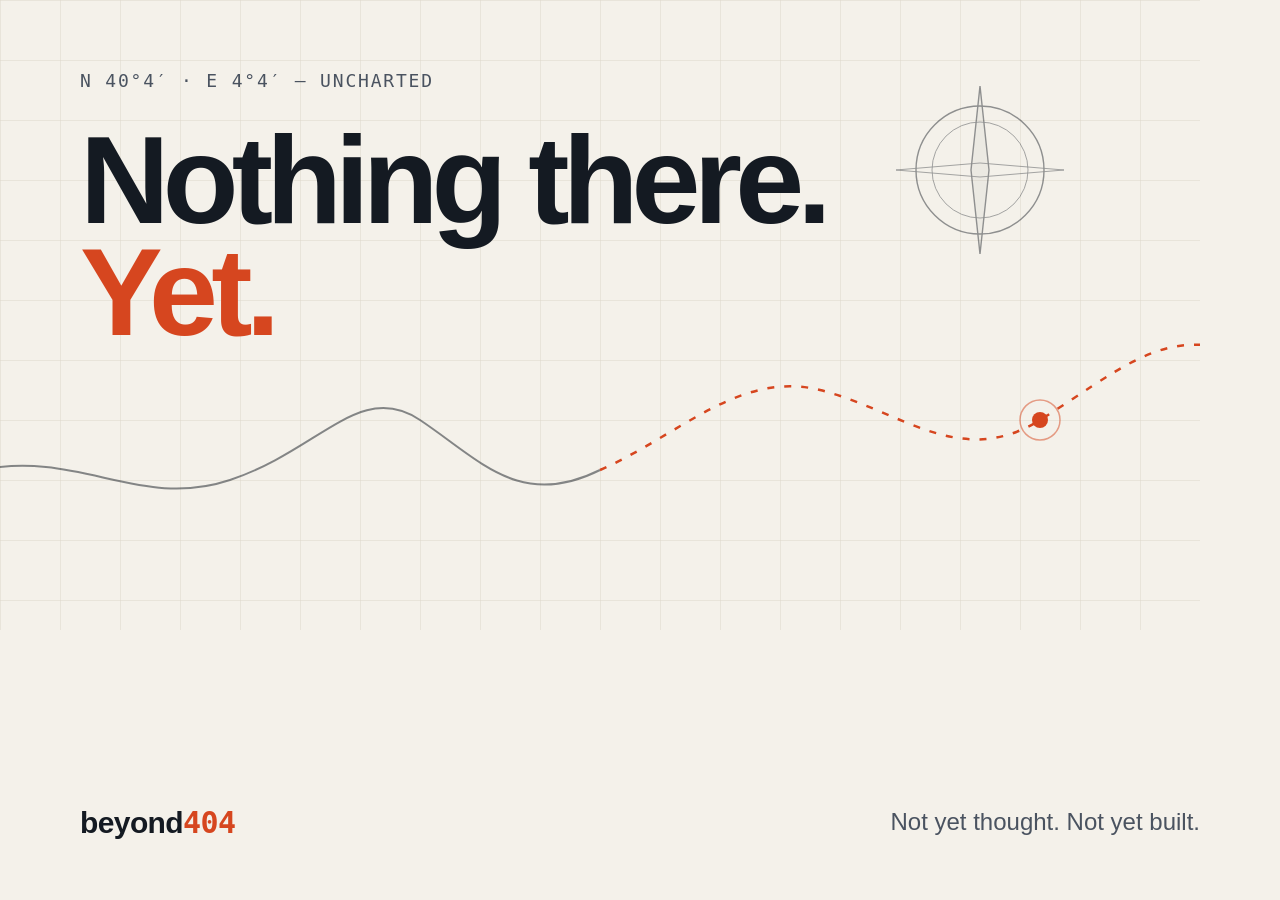
<file: beyond404/og/og-image.html>
<!doctype html><html><head><meta charset="utf-8"><style>
html,body{margin:0;width:1200px;height:630px;overflow:hidden;background:#f4f1ea;font-family:"Inter","Helvetica Neue",Helvetica,Arial,sans-serif;color:#141a22}
svg{position:absolute;inset:0}
.t{position:absolute;left:80px;top:70px}
.c{font:500 18px ui-monospace,Menlo,monospace;letter-spacing:.1em;color:#4a5360;text-transform:uppercase}
h1{font-size:124px;line-height:.9;letter-spacing:-.055em;font-weight:850;margin:34px 0 0}
h1 span{color:#d6461f}
.w{position:absolute;left:80px;bottom:60px;font-weight:800;font-size:30px;letter-spacing:-.02em}
.w span{color:#d6461f;font-family:ui-monospace,Menlo,monospace;font-weight:600}
.s{position:absolute;right:80px;bottom:64px;font-size:24px;color:#4a5360}
</style></head><body>
<svg width="1200" height="630" viewBox="0 0 1200 630">
<defs><pattern id="g" width="60" height="60" patternUnits="userSpaceOnUse"><path d="M60 0H0V60" fill="none" stroke="#c9c1b0" stroke-width="1"/></pattern></defs>
<rect width="1200" height="630" fill="url(#g)" opacity=".55"/>
<path d="M-20 470 C 80 450,140 510,230 480 S 360 380,420 420 S 520 510,600 470" fill="none" stroke="#141a22" stroke-width="2" opacity=".5"/>
<path d="M600 470 C 680 435,740 370,820 390 S 960 470,1040 420 S 1160 330,1230 350" fill="none" stroke="#d6461f" stroke-width="2.5" stroke-dasharray="7 10"/>
<g transform="translate(980 170)" stroke="#141a22" opacity=".45" fill="none" stroke-width="1.4"><circle r="64"/><circle r="48" stroke-width=".8"/><path d="M0 -84 L9 0 L0 84 L-9 0 Z" fill="#141a22" fill-opacity=".08"/><path d="M-84 0 L0 -7 L84 0 L0 7 Z" stroke-width=".8"/></g>
<circle cx="1040" cy="420" r="8" fill="#d6461f"/><circle cx="1040" cy="420" r="20" fill="none" stroke="#d6461f" stroke-width="1.5" opacity=".5"/>
</svg>
<div class="t"><div class="c">N 40°4′ · E 4°4′ — uncharted</div><h1>Nothing there.<br><span>Yet.</span></h1></div>
<div class="w">beyond<span>404</span></div>
<div class="s">Not yet thought. Not yet built.</div>
</body></html>
</file>
<file: regiobrixx/styles.css>
/* ============================================================
   Regiobrixx — Landing Page
   Ruhig, editorial, viel Weißraum.
   ============================================================ */

:root{
  --paper:#FBFAF8;
  --paper-alt:#F4F2EE;
  --ink:#16161A;
  --ink-soft:#6E6C68;
  --ink-faint:#9C9A94;
  --rule:#E3E0DA;
  --rule-soft:#EDEBE6;

  --wrap:940px;
  --wrap-wide:1320px;
  --gutter:24px;

  --serif:"Instrument Serif",Georgia,"Times New Roman",serif;
  --sans:"Inter",system-ui,-apple-system,"Segoe UI",sans-serif;

  --space-section:clamp(88px,12vw,176px);
}

*,*::before,*::after{box-sizing:border-box}

html{scroll-behavior:smooth;scroll-padding-top:100px;-webkit-text-size-adjust:100%}

body{
  margin:0;
  background:var(--paper);
  color:var(--ink);
  font-family:var(--sans);
  font-size:17px;
  font-weight:400;
  line-height:1.75;
  letter-spacing:.005em;
  -webkit-font-smoothing:antialiased;
  text-rendering:optimizeLegibility;
  overflow-x:hidden;
}

img{max-width:100%;height:auto;display:block}
p{margin:0}
a{color:inherit}

h1,h2{
  font-family:var(--serif);font-weight:400;letter-spacing:-.015em;
  line-height:1.06;margin:0;text-wrap:balance;
}
h1{font-size:clamp(2.9rem,7.2vw,5.4rem)}
h2{font-size:clamp(2.1rem,4.6vw,3.4rem)}
h3{
  font-family:var(--sans);font-size:1.0rem;font-weight:500;
  letter-spacing:-.005em;line-height:1.45;margin:0;
}

.wrap{width:100%;max-width:var(--wrap);margin-inline:auto;padding-inline:var(--gutter)}
.wrap-wide{width:100%;max-width:var(--wrap-wide);margin-inline:auto;padding-inline:var(--gutter)}

.sr-only,.skip:not(:focus){
  position:absolute;width:1px;height:1px;padding:0;margin:-1px;
  overflow:hidden;clip:rect(0 0 0 0);white-space:nowrap;border:0;
}
.skip:focus{
  position:fixed;z-index:200;top:14px;left:14px;background:var(--ink);color:var(--paper);
  padding:12px 20px;font-size:.9rem;
}
:focus-visible{outline:1px solid var(--ink);outline-offset:4px}

.kicker{
  font-size:.7rem;font-weight:500;letter-spacing:.2em;text-transform:uppercase;
  color:var(--ink-faint);margin:0 0 clamp(20px,3vw,32px);
}

/* ============ HEADER ============ */
.site-header{
  position:sticky;top:0;z-index:100;
  background:color-mix(in srgb, var(--paper) 88%, transparent);
  backdrop-filter:saturate(1.1) blur(10px);
  border-bottom:1px solid var(--rule-soft);
}
.header-inner{display:flex;align-items:center;gap:24px;min-height:78px}

.brand{display:flex;align-items:baseline;gap:10px;text-decoration:none;flex:0 0 auto}
.mark{
  align-self:center;display:grid;grid-template-columns:1fr 1fr;gap:3px;
  width:15px;height:15px;flex:0 0 auto;
}
.mark i{display:block;border-radius:50%;background:var(--ink)}
.brand-name{font-family:var(--serif);font-size:1.3rem;letter-spacing:-.01em}
.brand-by{font-size:.68rem;letter-spacing:.14em;text-transform:uppercase;color:var(--ink-faint)}

.nav{margin-left:auto;display:flex;align-items:center;gap:32px}
.nav a{
  text-decoration:none;font-size:.9rem;color:var(--ink-soft);
  position:relative;padding:4px 0;transition:color .2s;
}
.nav a::after{
  content:"";position:absolute;left:0;right:0;bottom:0;height:1px;
  background:var(--ink);transform:scaleX(0);transform-origin:left;transition:transform .25s ease;
}
.nav a:hover{color:var(--ink)}
.nav a:hover::after{transform:scaleX(1)}
.nav .nav-cta{color:var(--ink)}
.nav .nav-cta::after{transform:scaleX(1);background:var(--rule)}
.nav .nav-cta:hover::after{background:var(--ink)}

.burger{
  display:none;margin-left:auto;width:36px;height:36px;border:0;background:none;
  cursor:pointer;padding:0;flex-direction:column;justify-content:center;gap:5px;align-items:flex-end;
}
.burger span{display:block;width:22px;height:1px;background:var(--ink);transition:transform .25s,opacity .2s}
.burger[aria-expanded="true"] span:nth-child(1){transform:translateY(3px) rotate(45deg)}
.burger[aria-expanded="true"] span:nth-child(2){transform:translateY(-3px) rotate(-45deg)}

/* ============ BUTTONS / LINKS ============ */
.btn{
  display:inline-flex;align-items:center;justify-content:center;
  font-family:var(--sans);font-size:.9rem;font-weight:500;letter-spacing:.01em;
  text-decoration:none;cursor:pointer;
  background:var(--ink);color:var(--paper);border:1px solid var(--ink);
  padding:15px 32px;border-radius:999px;transition:background .22s,color .22s;
}
.btn:hover{background:transparent;color:var(--ink)}

.link-arrow{
  display:inline-flex;align-items:center;gap:9px;text-decoration:none;
  font-size:.9rem;color:var(--ink);padding-bottom:3px;
  border-bottom:1px solid var(--rule);transition:border-color .22s;
}
.link-arrow::after{content:"→";transition:transform .25s ease}
.link-arrow:hover{border-bottom-color:var(--ink)}
.link-arrow:hover::after{transform:translateX(4px)}

/* ============ PARALLAX ============ */
.parallax{
  position:relative;overflow:hidden;
  aspect-ratio:var(--ar,3/2);background:var(--paper-alt);
  --range:0px;--shift:0px;
}
.parallax img{
  position:absolute;top:50%;left:0;width:100%;
  height:calc(100% + var(--range) * 2);
  object-fit:cover;
  transform:translate3d(0,calc(-50% + var(--shift)),0);
}
.parallax[data-ratio="3/2"]{--ar:3/2}
.parallax[data-ratio="3/4"]{--ar:3/4}
.parallax[data-ratio="4/3"]{--ar:4/3}
.js-parallax .parallax{--range:clamp(18px,3.5vw,46px)}
.js-parallax .parallax img{will-change:transform}

/* ============ HERO ============ */
.hero{padding-top:clamp(72px,11vw,140px);padding-bottom:var(--space-section)}
.hero h1{margin-bottom:clamp(40px,6vw,64px)}
.hero-foot{
  display:grid;grid-template-columns:minmax(0,1fr) auto;gap:clamp(28px,5vw,64px);
  align-items:end;padding-bottom:clamp(56px,8vw,96px);
}
.lead{font-size:1.06rem;color:var(--ink-soft);max-width:46ch}
.hero-actions{display:flex;align-items:center;gap:28px;flex-wrap:wrap}

.hero-figure{margin-bottom:clamp(48px,7vw,88px)}


.facts{
  list-style:none;margin:0;padding:0;
  display:grid;grid-template-columns:repeat(3,1fr);gap:1px;
  background:var(--rule);border-block:1px solid var(--rule);
}
.facts li{background:var(--paper);padding:32px 0 32px 0}
.facts li+li{padding-left:clamp(24px,4vw,48px)}
.facts strong{
  display:block;font-family:var(--serif);font-weight:400;
  font-size:clamp(1.5rem,2.6vw,2rem);line-height:1.1;letter-spacing:-.01em;
}
.facts span{display:block;margin-top:8px;font-size:.88rem;color:var(--ink-soft);line-height:1.5}

/* ============ SECTIONS ============ */
.section{padding-block:var(--space-section)}
.section-alt{background:var(--paper-alt)}

.sec-head{max-width:36ch;margin:0 auto clamp(56px,8vw,104px);text-align:center}
.sec-head-left{margin-inline:0;text-align:left;max-width:30ch}
.sec-head h2+.sec-sub{margin-top:clamp(20px,3vw,28px)}
.sec-sub{color:var(--ink-soft);font-size:1.02rem;max-width:52ch}
.sec-head:not(.sec-head-left) .sec-sub{margin-inline:auto}

/* ---- Trio ---- */
.trio{
  display:grid;grid-template-columns:repeat(3,1fr);
  gap:clamp(32px,5vw,64px);
}
.trio article{border-top:1px solid var(--rule);padding-top:26px}
.trio h3{margin-bottom:12px}
.trio p{color:var(--ink-soft);font-size:.96rem}

/* ---- Gallery ---- */
.gallery{
  display:grid;grid-template-columns:1fr 1fr;
  column-gap:clamp(24px,5vw,80px);row-gap:clamp(56px,8vw,120px);
}
.gallery figure{margin:0}
.gallery .offset{transform:translateY(clamp(32px,6vw,88px))}

.gallery figcaption{
  display:flex;align-items:baseline;justify-content:space-between;gap:16px;
  margin-top:18px;padding-top:14px;border-top:1px solid var(--rule);
  font-size:.92rem;
}
.gallery figcaption em{font-style:normal;color:var(--ink-faint);font-size:.78rem;
  letter-spacing:.14em;text-transform:uppercase}

.aside-note{
  margin-top:clamp(96px,12vw,170px);max-width:46ch;color:var(--ink-soft);
  font-size:.96rem;padding-top:24px;border-top:1px solid var(--rule);
}

/* ---- Referenz ---- */
.reference{
  display:grid;grid-template-columns:minmax(0,.85fr) minmax(0,1.15fr);
  gap:clamp(40px,6vw,96px);align-items:center;
}
.reference-text h2+.sec-sub{margin-top:clamp(20px,3vw,28px)}
.reference-text .sec-sub+.sec-sub{margin-top:18px}
.reference-figures{
  display:grid;grid-template-columns:1fr 1fr;gap:clamp(16px,2.5vw,32px);
}
.reference-figures figure{margin:0}
.specs{
  display:flex;flex-wrap:wrap;gap:0;margin:clamp(28px,4vw,40px) 0 0;
  border-top:1px solid var(--rule);
}
.specs div{padding:16px clamp(20px,3vw,34px) 0 0}
.specs dt{
  font-size:.68rem;letter-spacing:.16em;text-transform:uppercase;color:var(--ink-faint);
}
.specs dd{margin:6px 0 0;font-family:var(--serif);font-size:1.25rem;line-height:1.1}

/* ---- Steps ---- */
.steps,.perks{list-style:none;margin:0;padding:0}
.steps li,.perks li{
  display:grid;grid-template-columns:72px minmax(0,19ch) minmax(0,1fr);
  gap:clamp(20px,4vw,48px);align-items:baseline;
  padding:clamp(26px,3.4vw,38px) 0;border-top:1px solid var(--rule);
}
.steps li:last-child,.perks li:last-child{border-bottom:1px solid var(--rule)}
.num{font-family:var(--serif);font-size:1.05rem;color:var(--ink-faint)}
.steps p,.perks p{color:var(--ink-soft);font-size:.96rem;max-width:56ch}

/* ---- Plans ---- */
.plans{
  display:grid;grid-template-columns:repeat(3,1fr);
  border-top:1px solid var(--rule);margin-bottom:clamp(72px,10vw,128px);
}
.plan{
  position:relative;
  padding:calc(clamp(36px,4.5vw,52px) + 18px) clamp(20px,3vw,40px) clamp(36px,4.5vw,52px) 0;
  display:flex;flex-direction:column;align-items:flex-start;gap:0;
}
.plan+.plan{border-left:1px solid var(--rule);padding-left:clamp(28px,3.5vw,48px)}
.plan-tag{
  position:absolute;top:22px;left:0;font-size:.64rem;letter-spacing:.18em;
  text-transform:uppercase;color:var(--ink-faint);
}
.plan+.plan .plan-tag{left:clamp(28px,3.5vw,48px)}
.plan h3{font-family:var(--serif);font-size:2.2rem;font-weight:400;line-height:1}
.plan-for{margin-top:14px;font-size:.94rem;min-height:3em}
.plan-scope{margin-top:22px;font-size:.92rem;color:var(--ink-soft);line-height:1.65}
.plan-ask{
  margin-top:auto;padding-top:34px;font-size:.7rem;letter-spacing:.18em;
  text-transform:uppercase;color:var(--ink-faint);
}
.plan .link-arrow{margin-top:18px}

/* ---- Matrix ---- */
.table-scroll{overflow-x:auto}
.matrix{width:100%;border-collapse:collapse;min-width:560px;font-size:.92rem}
.matrix th,.matrix td{padding:18px 12px;text-align:left;border-bottom:1px solid var(--rule-soft);vertical-align:middle}
.matrix thead th{
  border-bottom:1px solid var(--rule);font-weight:500;color:var(--ink-faint);
  font-size:.7rem;letter-spacing:.2em;text-transform:uppercase;padding-bottom:16px;
}
.matrix thead th:not(:first-child),.matrix td{text-align:center;width:96px}
.matrix tbody th{font-weight:400;color:var(--ink);padding-left:0}
.matrix i{display:inline-block;width:6px;height:6px;border-radius:50%}
.matrix i.on{background:var(--ink)}
.matrix i.off{background:none;box-shadow:inset 0 0 0 1px var(--rule)}
.opt{font-size:.74rem;letter-spacing:.1em;text-transform:uppercase;color:var(--ink-faint)}

/* ---- Margins ---- */
.margins{margin-top:clamp(72px,10vw,120px);padding-top:clamp(40px,5vw,60px);border-top:1px solid var(--rule)}
.margins-row{
  display:grid;grid-template-columns:auto auto minmax(0,1fr);
  gap:clamp(32px,6vw,80px);align-items:start;
}
.margins-row strong{
  display:block;font-family:var(--serif);font-weight:400;
  font-size:clamp(2.4rem,5vw,3.6rem);line-height:1;letter-spacing:-.02em;
}
.margins-row span{display:block;margin-top:10px;font-size:.86rem;color:var(--ink-soft)}
.margins-note{font-size:.9rem;color:var(--ink-soft);max-width:44ch}

/* ---- Split (Vertrieb / Über uns / Kontakt) ---- */
.split{
  display:grid;grid-template-columns:minmax(0,.9fr) minmax(0,1.1fr);
  gap:clamp(40px,7vw,110px);align-items:start;
}
.split .sec-head{margin-bottom:0}

.rows{list-style:none;margin:0;padding:0}
.rows li{
  padding:22px 0;border-top:1px solid var(--rule);font-size:.98rem;color:var(--ink-soft);
}
.rows li:last-child{border-bottom:1px solid var(--rule)}

.about-body{display:grid;gap:28px;font-size:1.02rem;color:var(--ink-soft);max-width:54ch}
.about-start{padding-top:26px;border-top:1px solid var(--rule);color:var(--ink);font-size:.98rem}
.about-start .kicker{display:block;margin-bottom:10px}

/* ---- Form ---- */
.form{display:grid;gap:30px;max-width:540px}
.form label{
  display:grid;gap:10px;font-size:.72rem;letter-spacing:.14em;
  text-transform:uppercase;color:var(--ink-faint);
}
.form input,.form select,.form textarea{
  font-family:var(--sans);font-size:1rem;font-weight:400;letter-spacing:normal;
  text-transform:none;color:var(--ink);
  padding:10px 0;border:0;border-bottom:1px solid var(--rule);border-radius:0;
  background:transparent;width:100%;transition:border-color .2s;
}
.form input::placeholder,.form textarea::placeholder{color:var(--ink-faint)}
.form input:focus,.form select:focus,.form textarea:focus{border-bottom-color:var(--ink);outline:none}
.form select{appearance:none;cursor:pointer;
  background-image:linear-gradient(45deg,transparent 50%,var(--ink-soft) 50%),linear-gradient(135deg,var(--ink-soft) 50%,transparent 50%);
  background-position:calc(100% - 9px) 19px,calc(100% - 4px) 19px;background-size:5px 5px;background-repeat:no-repeat}
.form textarea{resize:vertical;min-height:64px;line-height:1.7}
.form .btn{justify-self:start;margin-top:6px}
.form-hint{font-size:.82rem;color:var(--ink-faint);line-height:1.6}
.form-hint.is-error{color:var(--ink)}
.form-hint a{color:inherit}

/* ============ FOOTER ============ */
.site-footer{border-top:1px solid var(--rule);padding-block:clamp(48px,6vw,72px)}
.footer-inner{display:flex;flex-wrap:wrap;align-items:center;gap:28px;justify-content:space-between}
.footer-nav{display:flex;flex-wrap:wrap;gap:28px}
.footer-nav a{text-decoration:none;font-size:.88rem;color:var(--ink-soft);transition:color .2s}
.footer-nav a:hover{color:var(--ink)}
.footer-legal{
  width:100%;padding-top:28px;border-top:1px solid var(--rule-soft);
  font-size:.78rem;color:var(--ink-faint);display:flex;flex-wrap:wrap;gap:6px 24px;
}

/* ============ REVEAL ============ */
.reveal{opacity:0;transform:translateY(14px);transition:opacity .9s ease,transform .9s cubic-bezier(.22,.7,.3,1)}
.reveal.in{opacity:1;transform:none}
.gallery .offset.reveal{transform:translateY(calc(clamp(32px,6vw,88px) + 14px))}
.gallery .offset.reveal.in{transform:translateY(clamp(32px,6vw,88px))}

/* ============ RESPONSIVE ============ */
@media (max-width:900px){
  .hero-foot{grid-template-columns:1fr;align-items:start;gap:34px}
  .trio{grid-template-columns:1fr;gap:0}
  .trio article{padding-block:26px}
  .trio article+article{border-top:1px solid var(--rule)}
  .trio article:last-child{border-bottom:1px solid var(--rule)}
  .steps li,.perks li{grid-template-columns:48px minmax(0,1fr);row-gap:10px}
  .steps li h3,.perks li h3{grid-column:2}
  .steps li p,.perks li p{grid-column:2}
  .plans{grid-template-columns:1fr;border-top:0}
  .plan{border-top:1px solid var(--rule);padding-right:0;padding-block:54px 36px}
  .plan+.plan{border-left:0;padding-left:0}
  .plan-for{min-height:0}
  .plan-ask{padding-top:26px}
  .margins-row{grid-template-columns:1fr 1fr;row-gap:36px}
  .margins-note{grid-column:1/-1}
  .split{grid-template-columns:1fr;gap:48px}
  .reference{grid-template-columns:1fr;gap:clamp(36px,5vw,48px)}
  .gallery .offset,.gallery .offset.reveal.in{transform:none}
  .gallery .offset.reveal{transform:translateY(14px)}
}

@media (max-width:760px){
  .nav{
    position:fixed;inset:78px 0 auto;flex-direction:column;align-items:stretch;gap:0;
    background:var(--paper);border-bottom:1px solid var(--rule);padding:8px var(--gutter) 28px;
    transform:translateY(-130%);transition:transform .35s cubic-bezier(.22,.7,.3,1);
    max-height:calc(100dvh - 78px);overflow-y:auto;
  }
  .nav.open{transform:none}
  .nav a{padding:18px 0;font-size:1.05rem;border-bottom:1px solid var(--rule-soft)}
  .nav a::after{display:none}
  .burger{display:flex}
  .facts{grid-template-columns:1fr;gap:0;background:none}
  .facts li{padding:24px 0;border-top:1px solid var(--rule-soft)}
  .facts li:first-child{border-top:0}
  .facts li+li{padding-left:0}
}

@media (max-width:620px){
  body{font-size:16px}

  .gallery{grid-template-columns:1fr;row-gap:48px}
  .hero-figure img{aspect-ratio:4/3}
  .margins-row{grid-template-columns:1fr}
  .specs div{padding-right:28px}
  .footer-inner{flex-direction:column;align-items:flex-start;gap:20px}
}

@media (prefers-reduced-motion:reduce){
  html{scroll-behavior:auto}
  .js-parallax .parallax{--range:0px}
  .parallax img{transform:translate3d(0,-50%,0)}
  *,*::before,*::after{animation-duration:.01ms!important;transition-duration:.01ms!important}
  .reveal{opacity:1;transform:none}
  .gallery .offset.reveal{transform:translateY(clamp(32px,6vw,88px))}
}

@media print{
  .site-header,.burger,.form{display:none}
  .section-alt{background:none}
  .reveal{opacity:1;transform:none}
}
</file>
